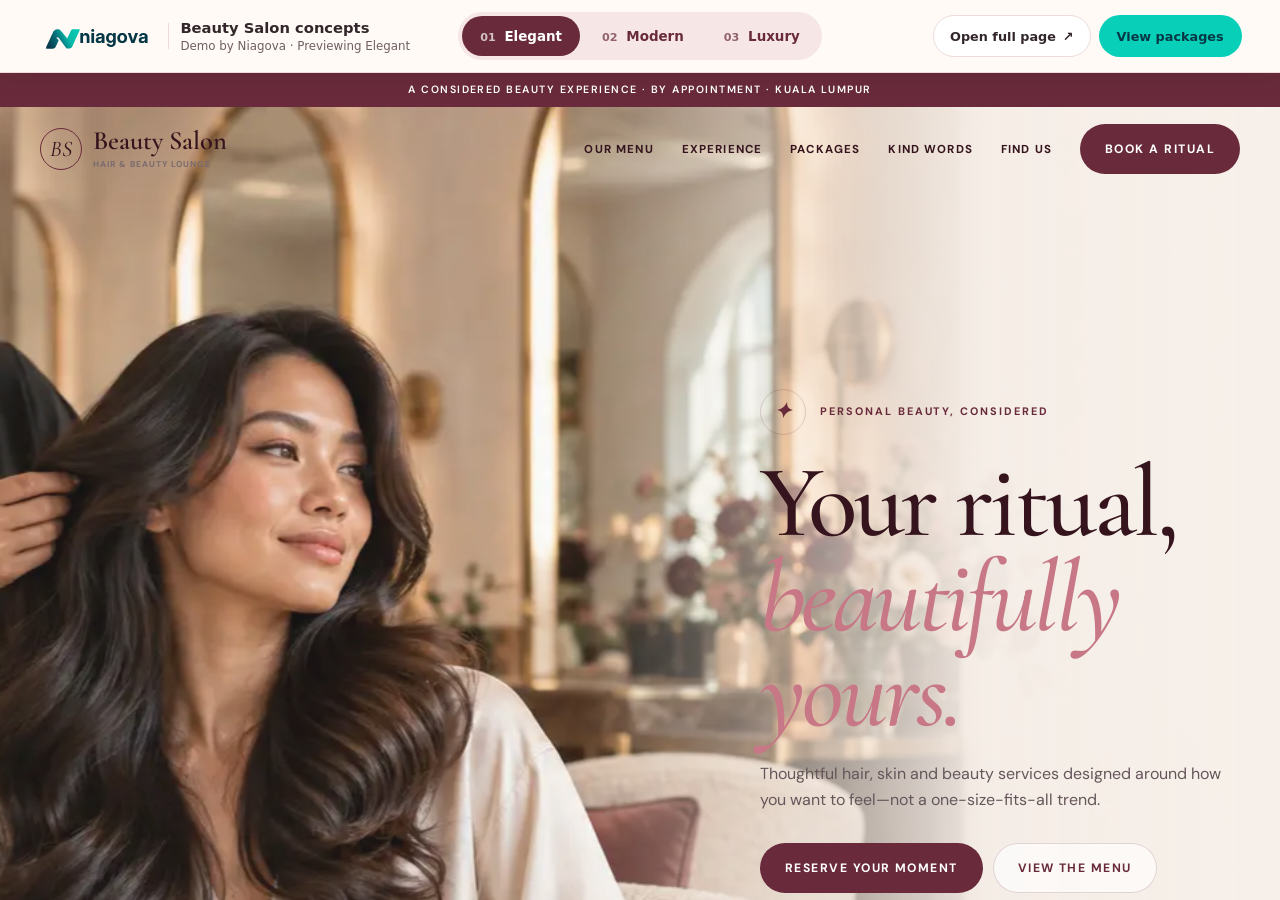
<file: index.html>
<!DOCTYPE html>
<html lang="en">
<head>
  <meta charset="UTF-8">
  <meta name="viewport" content="width=device-width, initial-scale=1.0">
  <meta name="build-version" content="__BUILD_VERSION__">
  <meta name="author" content="Niagova">
  <title>Beauty Salon Template Showcase</title>
  <meta name="description" content="Compare three Beauty Salon website concepts in one showcase: Elegant, Modern and Luxury.">
  <meta name="theme-color" content="#fffaf6">
  <meta property="og:title" content="Beauty Salon Template Showcase">
  <meta property="og:image" content="01-elegant/images/beauty-hero-facial-v3.webp">
  <link rel="canonical" href="https://demo-beausalon.niagova.com/">
  <link rel="icon" href="favicon.ico">
  <link rel="stylesheet" href="index.css?v=__BUILD_VERSION__">
</head>
<body>
  <a class="skip-link" href="#templatePreview">Skip to website preview</a>

  <header class="showcase-bar" aria-label="Template preview controls">
    <div class="showcase-identity">
      <a class="showcase-logo" href="https://niagova.com/" target="_blank" rel="noopener"><img src="assets/niagova-logo.svg" alt="Niagova" width="118" height="28"></a>
      <span class="showcase-title">
        <strong>Beauty Salon concepts</strong>
        <small><span>Demo by Niagova</span> · <span id="previewStatus" aria-live="polite">Previewing Elegant</span></small>
      </span>
    </div>

    <nav class="template-tabs" aria-label="Choose a website template">
      <button class="template-tab" type="button" data-template="elegant" aria-pressed="true"><span>01</span> Elegant</button>
      <button class="template-tab" type="button" data-template="modern" aria-pressed="false"><span>02</span> Modern</button>
      <button class="template-tab" type="button" data-template="luxury" aria-pressed="false"><span>03</span> Luxury</button>
    </nav>

    <div class="showcase-actions">
      <a class="open-template" id="openTemplate" href="01-elegant/index.html" target="_blank" rel="noopener" aria-label="Open this template as a full page in a new tab">
        <span class="open-label">Open full page</span> <span aria-hidden="true">↗</span>
      </a>
      <a class="view-packages" href="https://niagova.com/#pricing" target="_blank" rel="noopener">View packages</a>
    </div>
  </header>

  <main class="preview-shell">
    <iframe id="templatePreview" name="templatePreview" src="01-elegant/index.html" title="Elegant beauty salon website template preview"></iframe>
  </main>

  <noscript>
    <div class="no-script">
      JavaScript is needed for the template switcher. Open a template directly:
      <a href="01-elegant/index.html">Elegant</a>,
      <a href="02-modern/index.html">Modern</a> or
      <a href="03-luxury/index.html">Luxury</a>.
    </div>
  </noscript>

  <script src="index.js?v=__BUILD_VERSION__"></script>
</body>
</html>
</file>
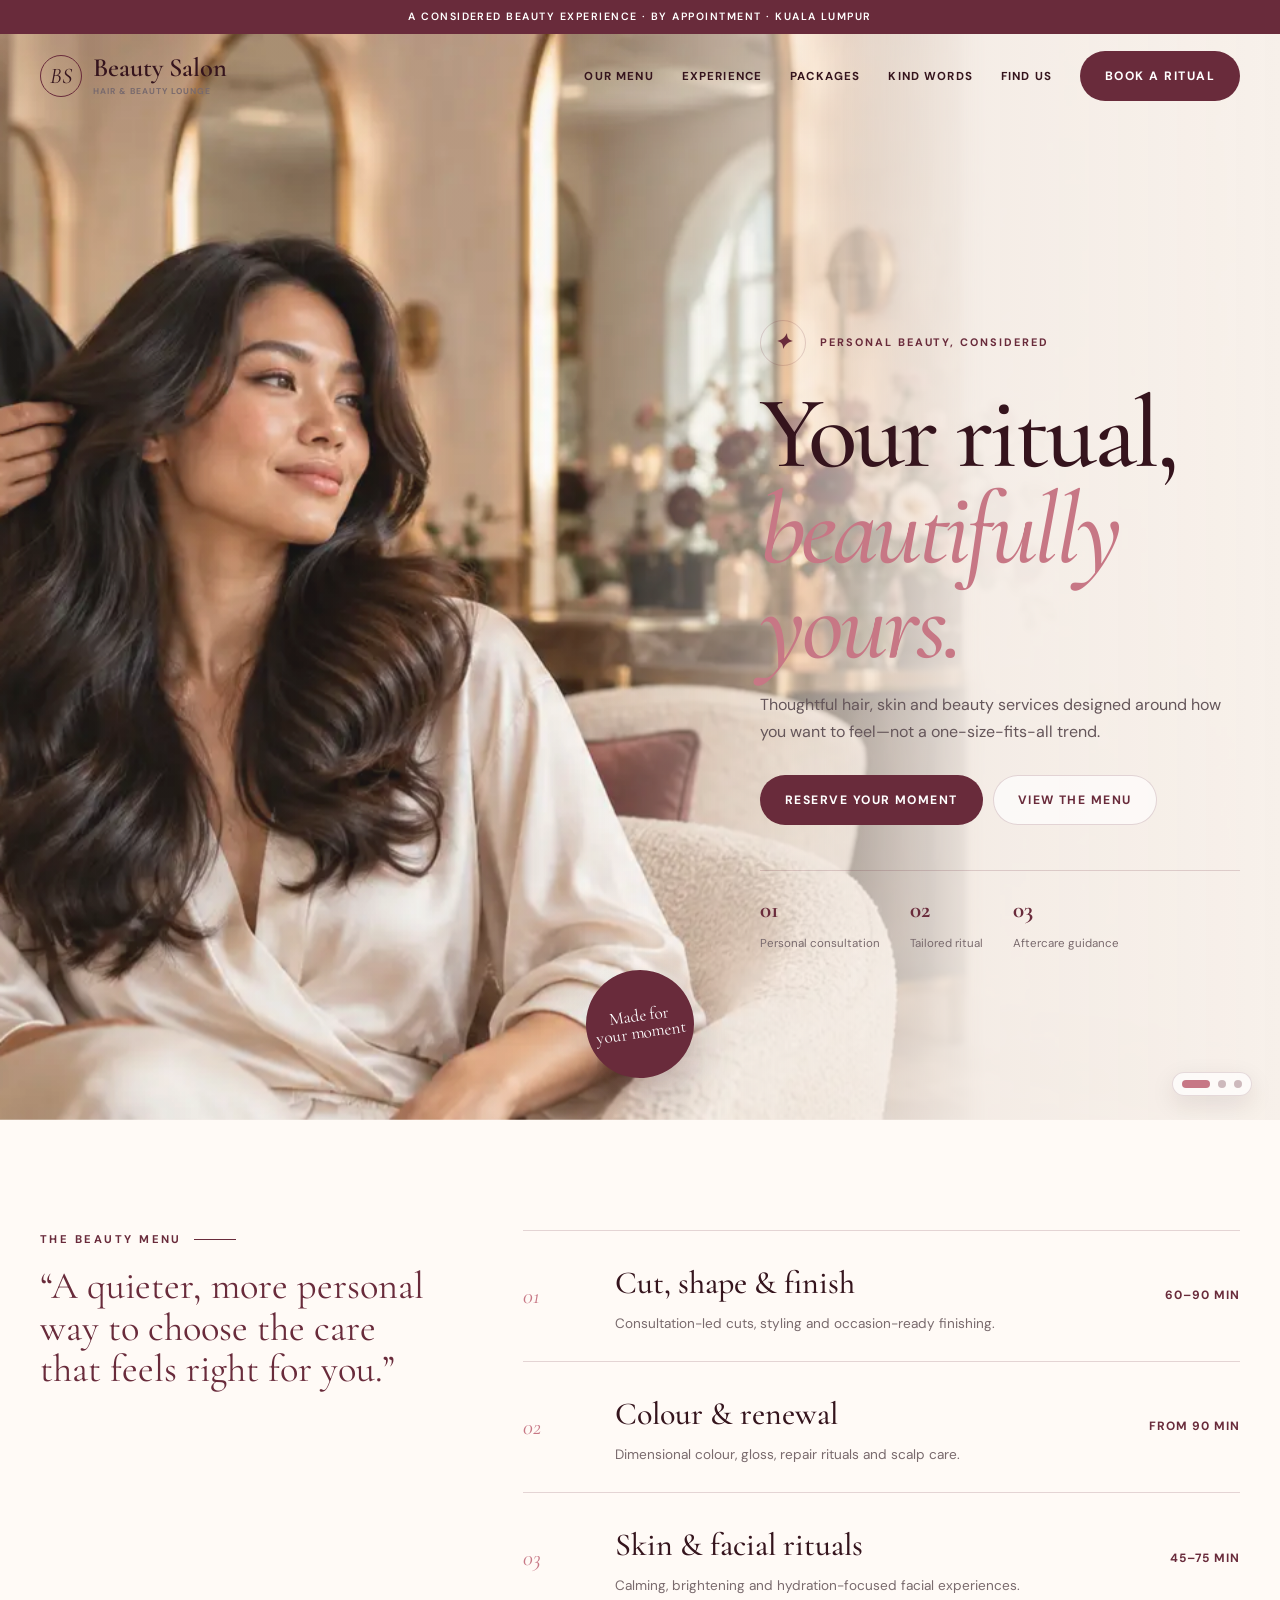
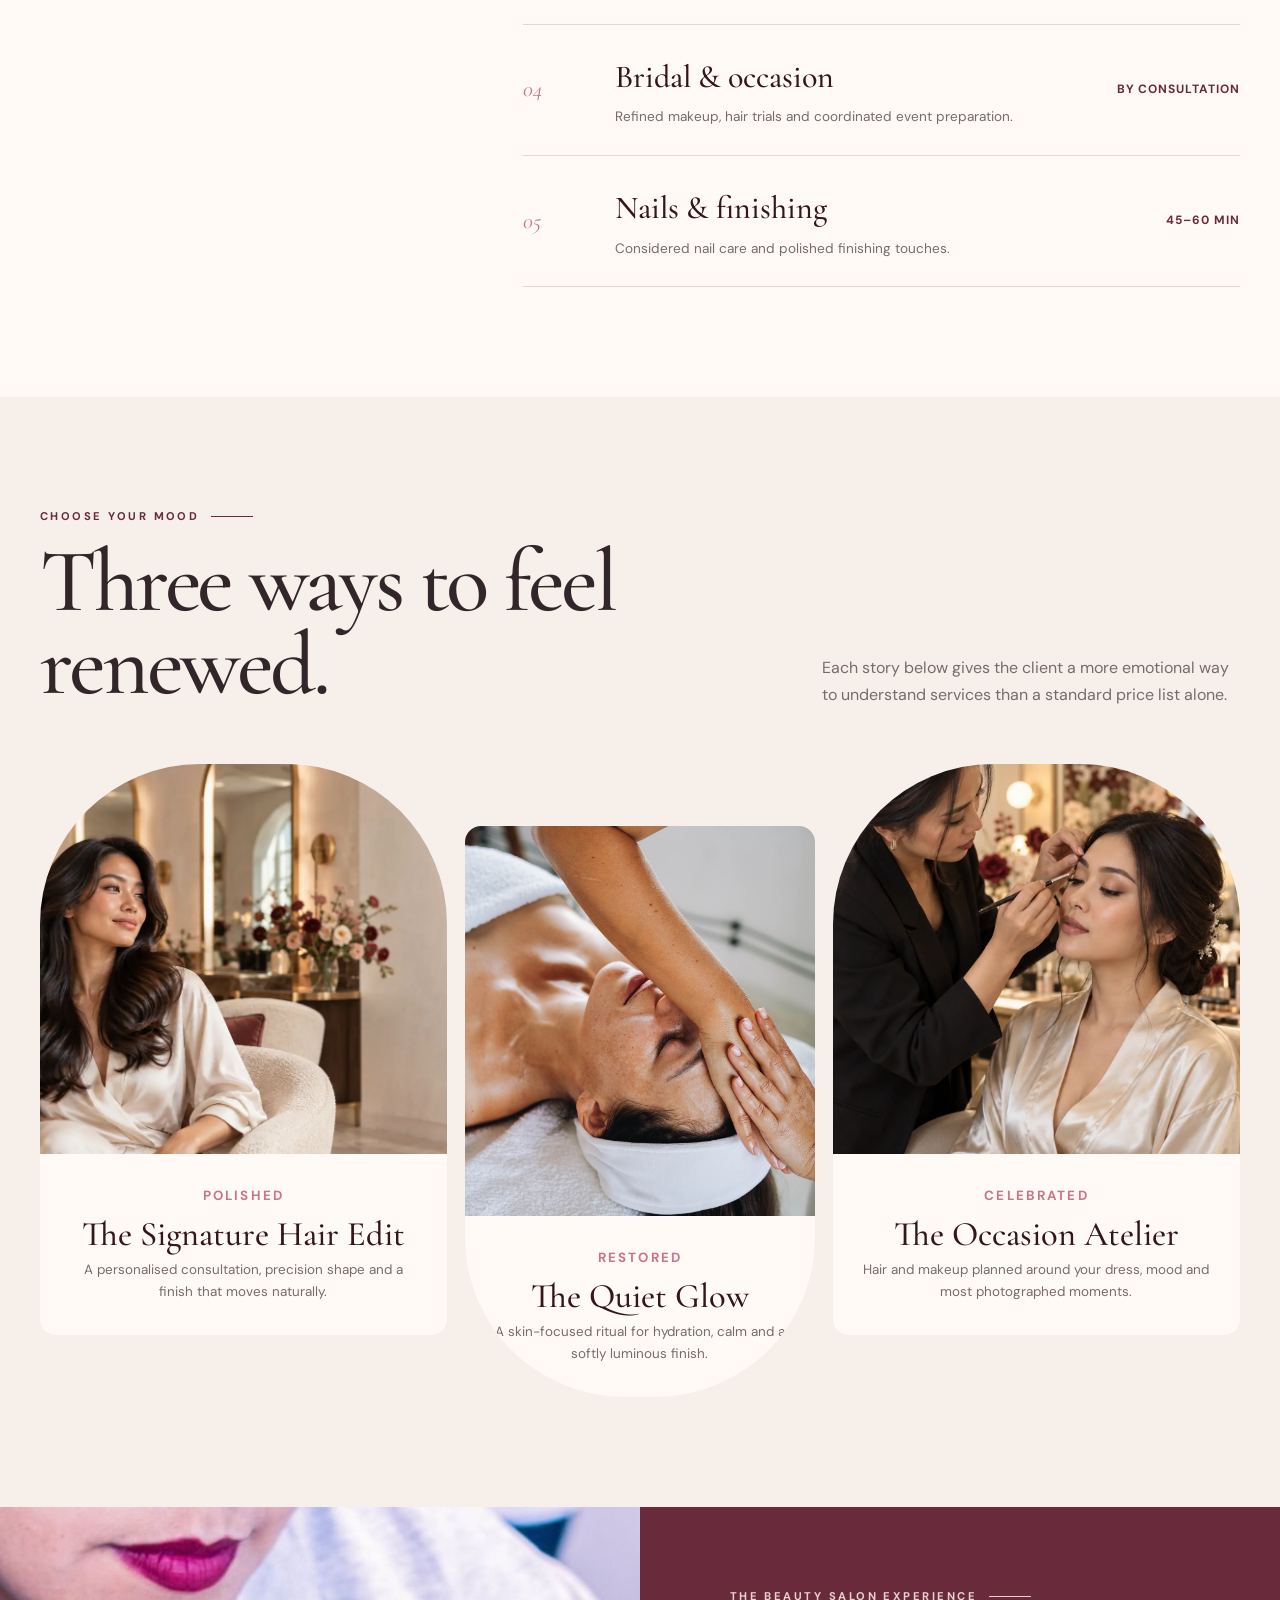
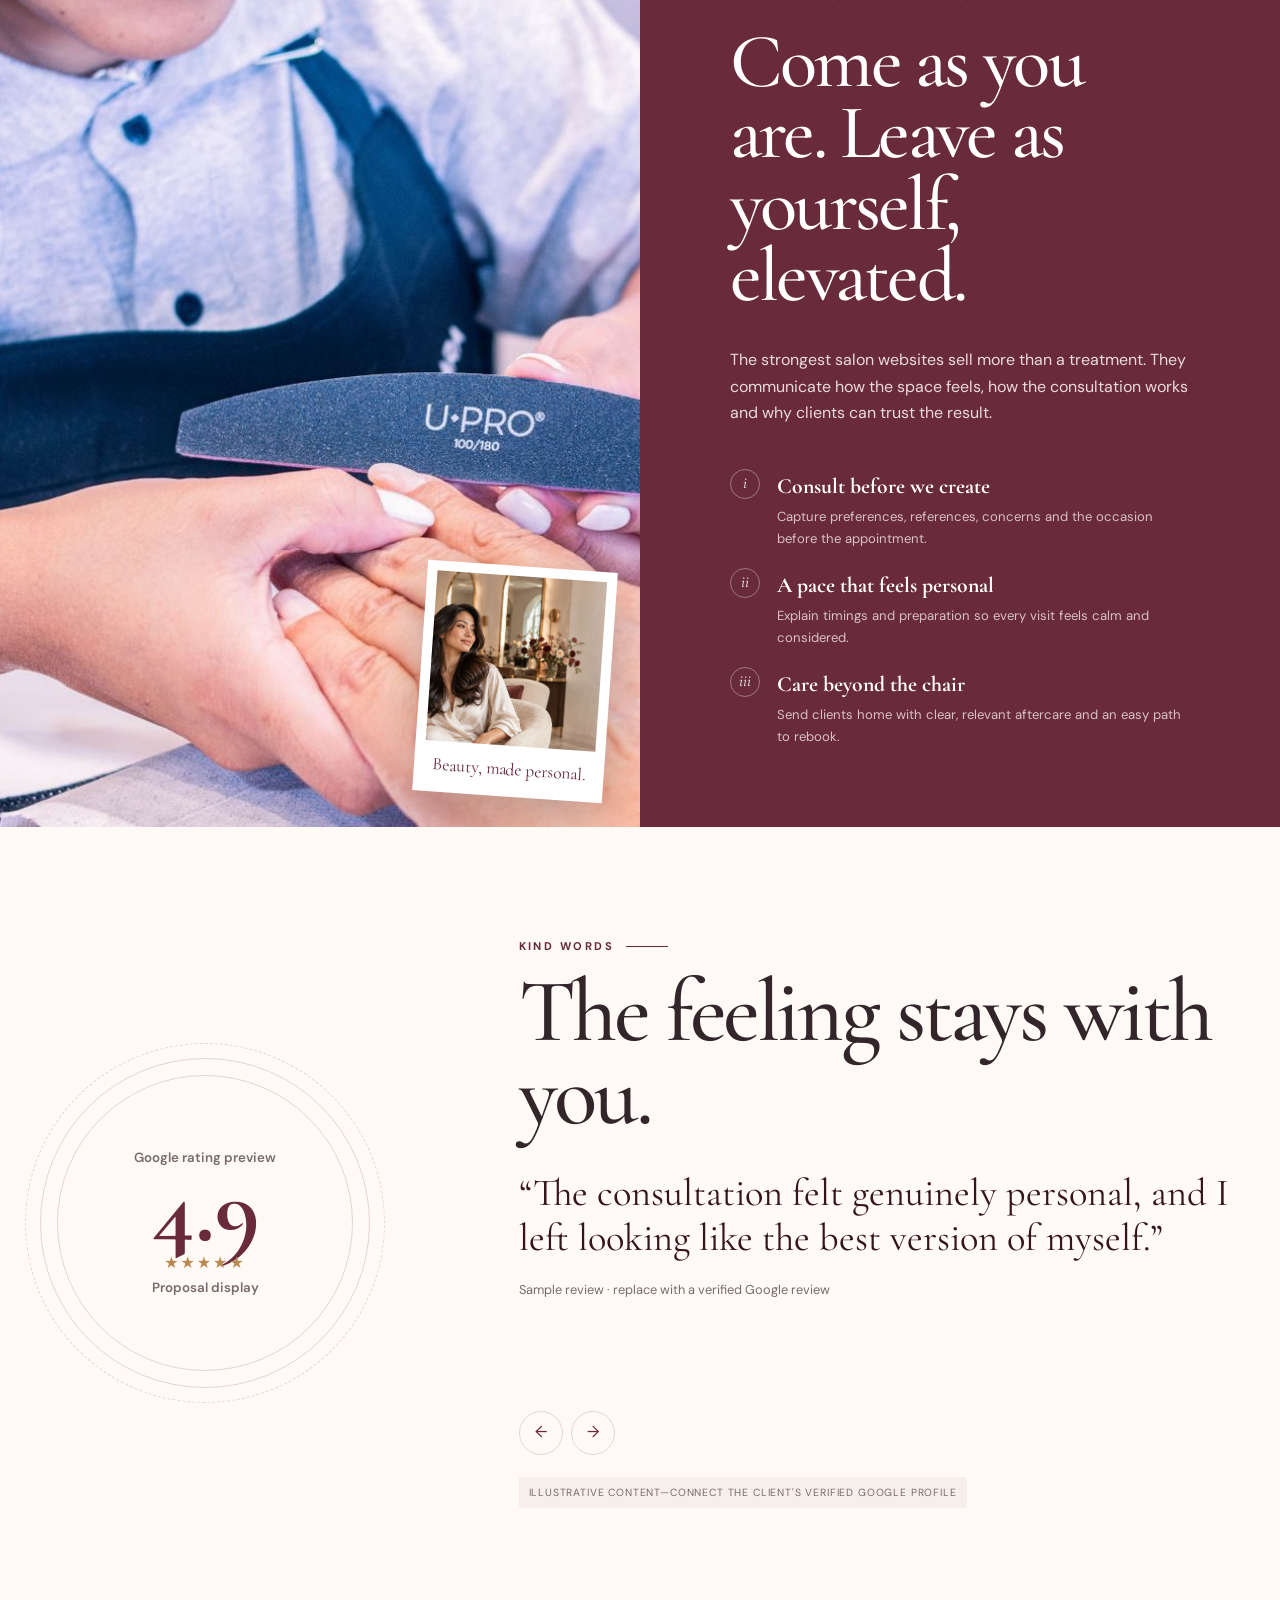
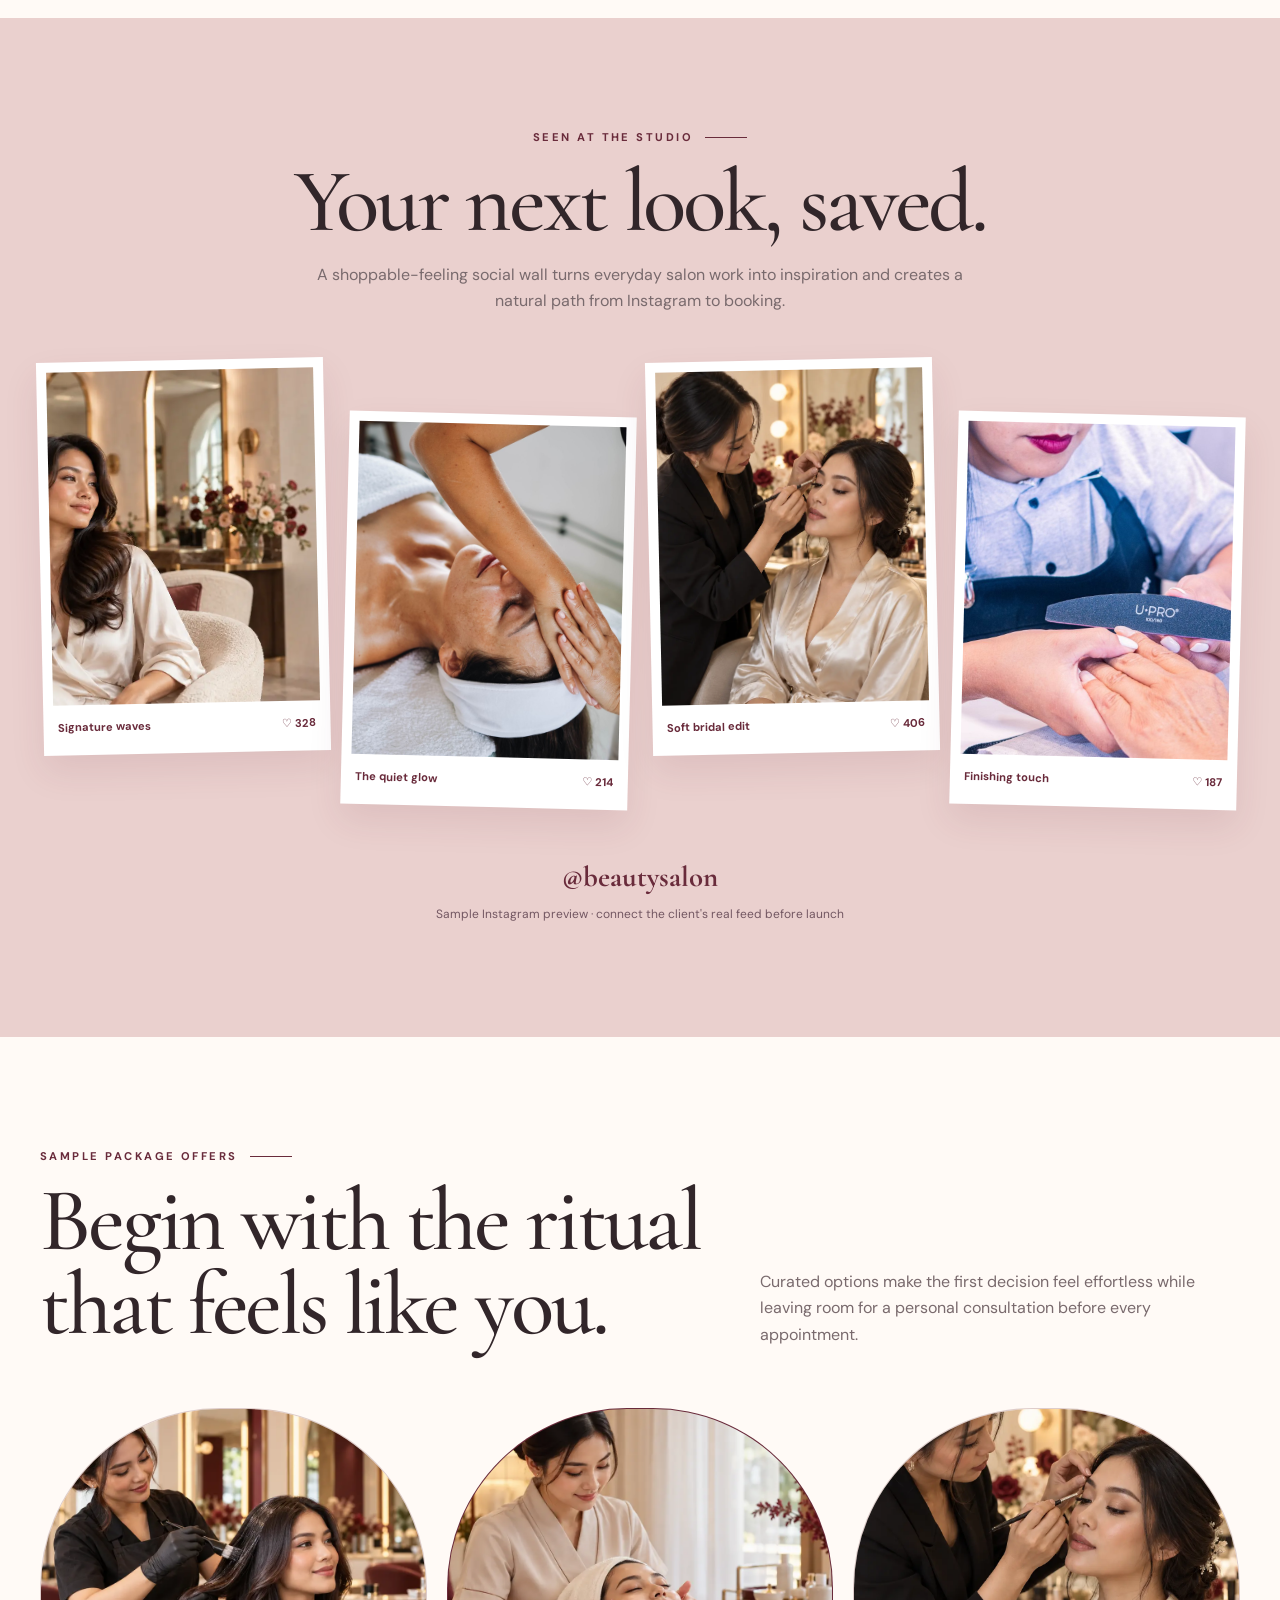
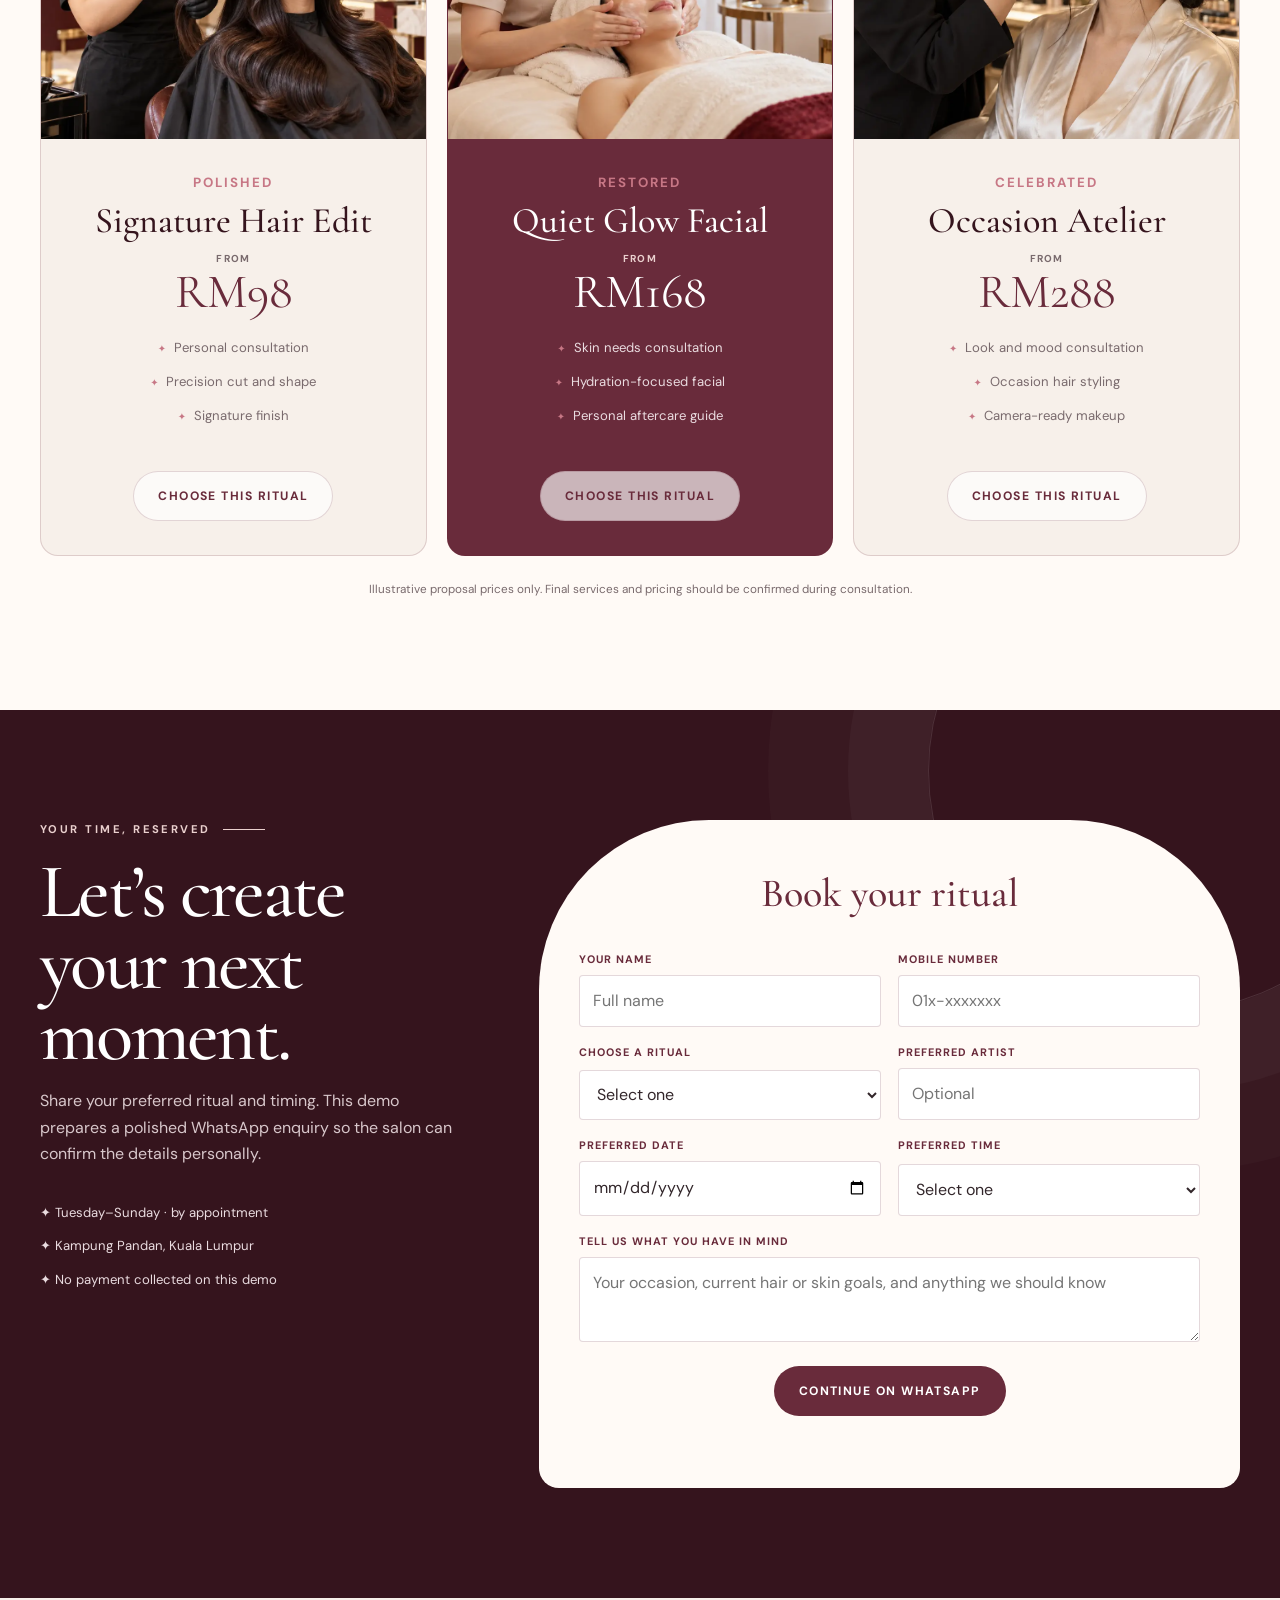
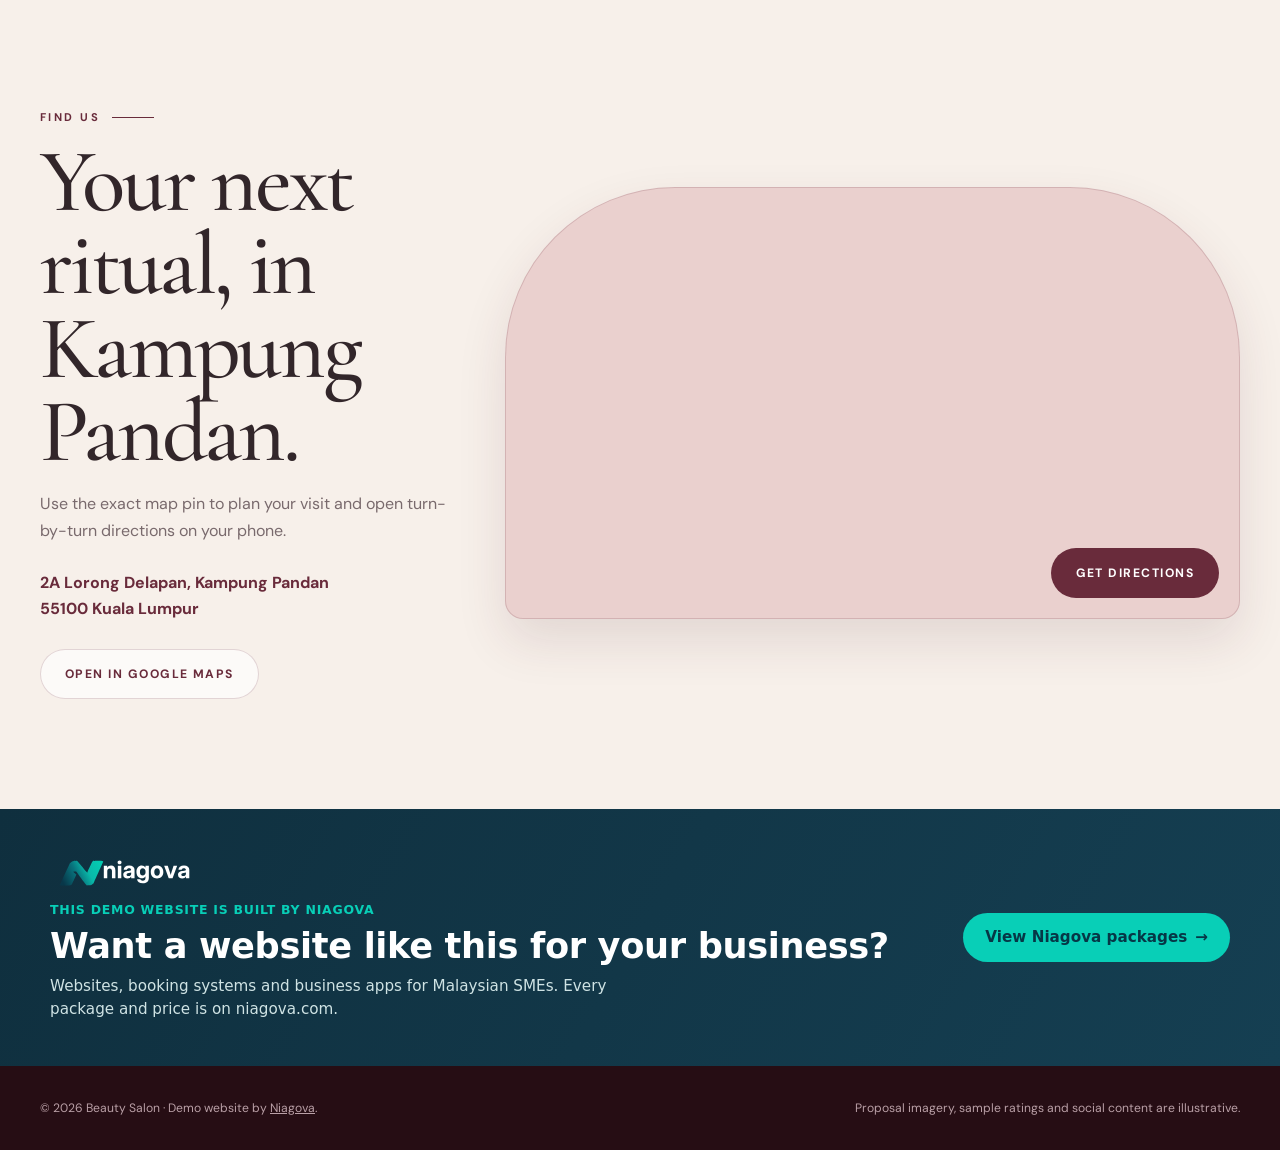
<file: 01-elegant/index.html>
<!DOCTYPE html>
<html lang="en">
<head>
  <meta charset="UTF-8">
  <meta name="viewport" content="width=device-width, initial-scale=1.0">
  <meta name="theme-color" content="#f6efe9">
  <meta name="description" content="Beauty Salon booking demo website by Niagova.">
  <meta name="author" content="Niagova">
  <title>Beauty Salon | Your Ritual, Beautifully Yours</title>
  <link rel="preconnect" href="https://fonts.googleapis.com">
  <link rel="preconnect" href="https://fonts.gstatic.com" crossorigin>
  <link href="https://fonts.googleapis.com/css2?family=Cormorant+Garamond:ital,wght@0,500;0,600;1,500&family=DM+Sans:wght@400;500;600;700&display=swap" rel="stylesheet">
  <style>
    :root {
      --wine: #692b3b;
      --wine-dark: #35141d;
      --rose: #c77785;
      --blush: #ead0ce;
      --cream: #f7f0ea;
      --paper: #fffaf6;
      --ink: #32262a;
      --muted: #796a6d;
      --gold: #b9894f;
      --line: rgba(105,43,59,.18);
      --max: 1200px;
      --serif: "Cormorant Garamond", Georgia, serif;
      --sans: "DM Sans", system-ui, sans-serif;
    }
    * { box-sizing: border-box; }
    html { scroll-behavior: smooth; }
    body { margin: 0; background: var(--paper); color: var(--ink); font-family: var(--sans); line-height: 1.65; overflow-x: hidden; }
    body.menu-open { overflow: hidden; }
    img { display: block; width: 100%; }
    a { color: inherit; text-decoration: none; }
    button, input, select, textarea { font: inherit; }
    button { cursor: pointer; }
    :focus-visible { outline: 3px solid var(--rose); outline-offset: 4px; }
    .skip-link { position: fixed; top: -70px; left: 18px; z-index: 100; background: var(--wine); color: #fff; padding: 10px 16px; }
    .skip-link:focus { top: 18px; }
    .wrap { width: min(var(--max), calc(100% - 48px)); margin: 0 auto; }
    .eyebrow { color: var(--wine); font-size: .7rem; font-weight: 700; letter-spacing: .22em; text-transform: uppercase; }
    .eyebrow::after { content: ""; display: inline-block; width: 42px; height: 1px; margin: 0 0 3px 12px; background: currentColor; }
    .serif { font-family: var(--serif); font-weight: 500; line-height: .93; letter-spacing: -.035em; }
    .section-title { margin: 14px 0 18px; max-width: 800px; font-size: clamp(3.2rem, 7vw, 6.7rem); }
    .lead { color: var(--muted); max-width: 60ch; }
    .button { display: inline-flex; min-height: 50px; padding: 0 24px; align-items: center; justify-content: center; gap: 10px; border: 1px solid transparent; border-radius: 999px; font-size: .76rem; font-weight: 700; letter-spacing: .12em; text-transform: uppercase; transition: .25s ease; }
    .button-wine { background: var(--wine); color: #fff; }
    .button-wine:hover { background: var(--wine-dark); transform: translateY(-2px); }
    .button-light { border-color: var(--line); background: rgba(255,255,255,.65); color: var(--wine); }
    .button-light:hover { background: #fff; }

    .notice { min-height: 34px; display: grid; place-items: center; padding: 7px 16px; background: var(--wine); color: #fff; font-size: .66rem; font-weight: 600; letter-spacing: .14em; text-align: center; text-transform: uppercase; }
    .site-header { position: absolute; z-index: 40; inset: 34px 0 auto; color: var(--wine-dark); }
    .nav { min-height: 84px; display: flex; align-items: center; justify-content: space-between; gap: 30px; }
    .brand { display: flex; align-items: center; gap: 11px; }
    .monogram { width: 42px; height: 42px; display: grid; place-items: center; border: 1px solid var(--wine); border-radius: 50%; font-family: var(--serif); font-size: 1.4rem; font-style: italic; }
    .brand-name { display: grid; font-family: var(--serif); font-size: 1.65rem; font-weight: 600; line-height: .9; }
    .brand-name small { margin-top: 7px; color: var(--muted); font-family: var(--sans); font-size: .53rem; font-weight: 700; letter-spacing: .12em; text-transform: uppercase; }
    .nav-links { display: flex; align-items: center; gap: 28px; }
    .nav-links a:not(.button) { font-size: .72rem; font-weight: 700; letter-spacing: .1em; text-transform: uppercase; }
    .nav-links a:not(.button):hover { color: var(--rose); }
    .menu-toggle { display: none; width: 44px; height: 44px; border: 1px solid var(--line); border-radius: 50%; background: rgba(255,255,255,.7); color: var(--wine); }

    .hero { min-height: calc(100svh - 34px); position: relative; background: var(--cream); overflow: hidden; }
    .hero-image { position: absolute; inset: 0; }
    .hero-image img { position: absolute; inset: 0; height: 100%; object-fit: cover; object-position: center; opacity: 0; transform: scale(1.035); transition: opacity 1.1s ease, transform 7s ease; will-change: opacity, transform; }
    .hero-image img.is-active { opacity: 1; transform: scale(1); }
    .hero-image::after { content: ""; position: absolute; inset: 0; background: linear-gradient(90deg, rgba(247,240,234,.08) 45%, rgba(247,240,234,.96) 77%, #f7f0ea 100%); }
    .hero-wrap { position: relative; min-height: calc(100svh - 34px); display: grid; grid-template-columns: 1.15fr .85fr; align-items: center; padding-top: 112px; }
    .hero-copy { grid-column: 2; padding: 60px 0 50px 30px; }
    .hero-kicker { display: flex; align-items: center; gap: 14px; color: var(--wine); font-size: .68rem; font-weight: 700; letter-spacing: .18em; text-transform: uppercase; }
    .hero-kicker span { width: 46px; height: 46px; display: grid; place-items: center; border: 1px solid var(--line); border-radius: 50%; font-family: var(--serif); font-size: 1.3rem; font-style: italic; }
    .hero h1 { margin: 20px 0; font-size: clamp(4.4rem, 8vw, 8rem); color: var(--wine-dark); }
    .hero h1 em { display: block; color: var(--rose); font-weight: 500; }
    .hero p { max-width: 42ch; color: #65565a; }
    .hero-actions { display: flex; flex-wrap: wrap; gap: 10px; margin-top: 30px; }
    .hero-note { display: flex; gap: 30px; margin-top: 45px; padding-top: 20px; border-top: 1px solid var(--line); }
    .hero-note strong { display: block; color: var(--wine); font-family: var(--serif); font-size: 1.45rem; }
    .hero-note span { color: var(--muted); font-size: .72rem; }
    .hero-dots { position: absolute; right: 28px; bottom: 24px; z-index: 4; display: flex; gap: 8px; padding: 7px 9px; border: 1px solid rgba(105,46,61,.16); border-radius: 999px; background: rgba(255,255,255,.68); backdrop-filter: blur(10px); box-shadow: 0 8px 24px rgba(53,20,29,.1); }
    .hero-dots button { width: 8px; height: 8px; padding: 0; border: 0; border-radius: 50%; background: rgba(105,46,61,.32); transition: width .25s ease, background .25s ease; }
    .hero-dots button.is-active { width: 28px; border-radius: 999px; background: var(--rose); }
    .seal { position: absolute; left: 50%; bottom: 42px; width: 108px; aspect-ratio: 1; display: grid; place-items: center; border-radius: 50%; background: var(--wine); color: #fff; transform: translateX(-50%) rotate(-8deg); text-align: center; font-family: var(--serif); font-size: 1.08rem; line-height: 1; box-shadow: 0 20px 40px rgba(53,20,29,.22); }

    section { padding: 110px 0; }
    .intro { background: var(--paper); }
    .intro-grid { display: grid; grid-template-columns: .72fr 1.28fr; gap: 80px; align-items: start; }
    .intro-quote { position: sticky; top: 30px; }
    .intro-quote p { margin: 18px 0 0; color: var(--wine); font-family: var(--serif); font-size: clamp(2rem, 3vw, 3.1rem); line-height: 1.08; }
    .menu-list { border-top: 1px solid var(--line); }
    .menu-row { display: grid; grid-template-columns: 70px 1fr auto; gap: 22px; align-items: center; padding: 26px 0; border-bottom: 1px solid var(--line); transition: .25s ease; }
    .menu-row:hover { padding-left: 14px; background: linear-gradient(90deg, rgba(234,208,206,.25), transparent); }
    .menu-row > span:first-child { color: var(--rose); font-family: var(--serif); font-size: 1.4rem; font-style: italic; }
    .menu-row h3 { margin: 0; color: var(--wine-dark); font-family: var(--serif); font-size: 2rem; font-weight: 500; }
    .menu-row p { margin: 3px 0 0; color: var(--muted); font-size: .85rem; }
    .menu-row strong { color: var(--wine); font-size: .75rem; letter-spacing: .08em; text-transform: uppercase; }

    .rituals { background: var(--cream); overflow: hidden; }
    .ritual-head { display: flex; justify-content: space-between; align-items: end; gap: 32px; margin-bottom: 40px; }
    .ritual-head .lead { max-width: 38ch; }
    .ritual-grid { display: grid; grid-template-columns: 1fr .86fr 1fr; gap: 18px; align-items: start; }
    .ritual-card { background: var(--paper); border-radius: 160px 160px 16px 16px; overflow: hidden; }
    .ritual-card:nth-child(2) { margin-top: 62px; border-radius: 16px 16px 160px 160px; }
    .ritual-photo { height: 390px; overflow: hidden; }
    .ritual-photo img { height: 100%; object-fit: cover; transition: transform .7s ease; }
    .ritual-card:hover img { transform: scale(1.04); }
    .ritual-copy { padding: 28px 28px 32px; text-align: center; }
    .ritual-copy small { color: var(--rose); font-weight: 700; letter-spacing: .16em; text-transform: uppercase; }
    .ritual-copy h3 { margin: 8px 0; color: var(--wine-dark); font-family: var(--serif); font-size: 2.15rem; font-weight: 500; line-height: 1; }
    .ritual-copy p { margin: 0; color: var(--muted); font-size: .84rem; }

    .signature { padding-block: 0; background: var(--cream); }
    .signature-grid { display: grid; grid-template-columns: 1fr 1fr; min-height: 680px; background: var(--wine); color: #fff; }
    .signature-collage { position: relative; overflow: hidden; }
    .signature-collage > img { height: 100%; object-fit: cover; }
    .collage-card { position: absolute; right: 30px; bottom: 30px; width: 190px; padding: 10px; background: #fff; transform: rotate(4deg); box-shadow: 0 18px 50px rgba(0,0,0,.25); }
    .collage-card img { aspect-ratio: 1; object-fit: cover; }
    .collage-card span { display: block; padding: 9px 4px 3px; color: var(--wine); font-family: var(--serif); font-size: 1.1rem; text-align: center; }
    .signature-copy { padding: 80px max(46px, 7vw); display: flex; flex-direction: column; justify-content: center; }
    .signature-copy .eyebrow { color: var(--blush); }
    .signature-copy h2 { margin: 20px 0; font-size: clamp(3.6rem, 6vw, 6rem); }
    .signature-copy > p { color: #e9dadd; }
    .signature-points { display: grid; gap: 18px; margin-top: 26px; }
    .signature-point { display: grid; grid-template-columns: 34px 1fr; gap: 13px; }
    .signature-point span { width: 30px; height: 30px; display: grid; place-items: center; border: 1px solid rgba(255,255,255,.35); border-radius: 50%; font-family: var(--serif); font-style: italic; }
    .signature-point strong { display: block; font-family: var(--serif); font-size: 1.35rem; }
    .signature-point p { margin: 2px 0 0; color: #d8c1c6; font-size: .82rem; }

    .reviews { background: var(--paper); }
    .reviews-grid { display: grid; grid-template-columns: .7fr 1.3fr; gap: 90px; align-items: center; }
    .google-score { position: relative; width: min(330px, 100%); aspect-ratio: 1; display: grid; place-content: center; text-align: center; border: 1px solid var(--line); border-radius: 50%; }
    .google-score::before, .google-score::after { content: ""; position: absolute; border: 1px solid var(--line); border-radius: 50%; }
    .google-score::before { inset: 16px; } .google-score::after { inset: -16px; border-style: dashed; }
    .google-score small { color: var(--muted); font-weight: 600; }
    .google-score strong { color: var(--wine); font-family: var(--serif); font-size: 6rem; line-height: .85; }
    .stars { color: var(--gold); letter-spacing: .12em; }
    .review-copy h2 { margin-bottom: 34px; }
    .quote-slider { position: relative; min-height: 220px; }
    .quote { display: none; }
    .quote.active { display: block; animation: fade .5s ease; }
    .quote blockquote { margin: 0; color: var(--wine-dark); font-family: var(--serif); font-size: clamp(1.8rem, 3vw, 2.8rem); line-height: 1.18; }
    .quote footer { margin-top: 18px; color: var(--muted); font-size: .8rem; }
    .quote-nav { display: flex; gap: 8px; margin-top: 20px; }
    .quote-nav button { width: 44px; height: 44px; border: 1px solid var(--line); border-radius: 50%; background: transparent; color: var(--wine); }
    .proposal-note { display: inline-flex; margin-top: 22px; padding: 7px 10px; background: var(--cream); color: var(--muted); font-size: .65rem; letter-spacing: .08em; text-transform: uppercase; }
    @keyframes fade { from { opacity: 0; transform: translateY(6px); } }

    .social { background: var(--blush); }
    .social-head { text-align: center; margin-bottom: 46px; }
    .social-head .section-title { margin-inline: auto; }
    .social-head p { margin-inline: auto; }
    .insta-wall { display: grid; grid-template-columns: repeat(4, 1fr); gap: 18px; align-items: start; }
    .insta-card { padding: 10px 10px 18px; background: #fff; box-shadow: 0 16px 35px rgba(105,43,59,.1); transition: .3s ease; }
    .insta-card:nth-child(2), .insta-card:nth-child(4) { margin-top: 54px; transform: rotate(1.4deg); }
    .insta-card:nth-child(1), .insta-card:nth-child(3) { transform: rotate(-1.2deg); }
    .insta-card:hover { transform: translateY(-8px) rotate(0); }
    .insta-card img { aspect-ratio: 4 / 5; object-fit: cover; }
    .insta-caption { display: flex; justify-content: space-between; gap: 10px; padding: 13px 4px 0; color: var(--wine); font-size: .7rem; font-weight: 700; }
    .social-follow { margin-top: 46px; text-align: center; color: var(--wine); }
    .social-follow strong { display: block; font-family: var(--serif); font-size: 1.8rem; }
    .social-follow span { color: #735762; font-size: .75rem; }

    .packages { background: var(--paper); }
    .packages-head { display: grid; grid-template-columns: 1fr .72fr; gap: 54px; align-items: end; margin-bottom: 44px; }
    .package-grid { display: grid; grid-template-columns: repeat(3, 1fr); gap: 20px; }
    .package-card { overflow: hidden; border: 1px solid var(--line); border-radius: 180px 180px 18px 18px; background: var(--cream); transition: transform .3s ease, box-shadow .3s ease; }
    .package-card:hover { transform: translateY(-8px); box-shadow: 0 24px 55px rgba(105,43,59,.12); }
    .package-card.featured { background: var(--wine); color: #fff; }
    .package-photo { height: 330px; overflow: hidden; }
    .package-photo img { height: 100%; object-fit: cover; transition: transform .7s ease; }
    .package-card:hover .package-photo img { transform: scale(1.04); }
    .package-copy { padding: 30px 30px 34px; text-align: center; }
    .package-copy small { color: var(--rose); font-weight: 700; letter-spacing: .15em; text-transform: uppercase; }
    .package-copy h3 { margin: 8px 0 2px; color: var(--wine-dark); font-family: var(--serif); font-size: 2.25rem; font-weight: 500; line-height: 1; }
    .package-card.featured h3 { color: #fff; }
    .package-price { margin: 15px 0; color: var(--wine); font-family: var(--serif); font-size: 3rem; line-height: 1; }
    .package-price span { display: block; margin-bottom: 4px; color: var(--muted); font-family: var(--sans); font-size: .63rem; font-weight: 700; letter-spacing: .12em; text-transform: uppercase; }
    .package-card.featured .package-price { color: #fff; }
    .package-card.featured .package-price span { color: var(--blush); }
    .package-list { min-height: 116px; margin: 0 0 24px; padding: 0; list-style: none; color: var(--muted); font-size: .82rem; }
    .package-card.featured .package-list { color: #eadce0; }
    .package-list li { padding: 6px 0; }
    .package-list li::before { content: "✦"; margin-right: 8px; color: var(--rose); font-size: .62rem; }
    .price-note { margin: 24px 0 0; color: var(--muted); font-size: .73rem; text-align: center; }

    .booking { background: var(--wine-dark); color: #fff; position: relative; overflow: hidden; }
    .booking::before { content: ""; position: absolute; width: 480px; aspect-ratio: 1; right: -130px; top: -180px; border: 1px solid rgba(255,255,255,.12); border-radius: 50%; box-shadow: 0 0 0 80px rgba(255,255,255,.03), 0 0 0 160px rgba(255,255,255,.02); }
    .booking-grid { position: relative; display: grid; grid-template-columns: .76fr 1.24fr; gap: 70px; align-items: start; }
    .booking-intro .eyebrow { color: var(--blush); }
    .booking-intro h2 { margin: 18px 0; font-size: clamp(3.8rem, 6vw, 6.3rem); }
    .booking-intro p { color: #d8c7cb; }
    .booking-details { display: grid; gap: 12px; margin-top: 34px; color: #eadce0; font-size: .82rem; }
    .booking-details span { display: flex; gap: 10px; align-items: center; }
    .booking-form { padding: 40px; background: var(--paper); color: var(--ink); border-radius: 170px 170px 20px 20px; }
    .booking-form h3 { margin: 0 0 25px; color: var(--wine); font-family: var(--serif); font-size: 2.5rem; font-weight: 500; text-align: center; }
    .form-grid { display: grid; grid-template-columns: 1fr 1fr; gap: 17px; }
    .field { display: grid; gap: 6px; }
    .field.full { grid-column: 1 / -1; }
    label { color: var(--wine); font-size: .68rem; font-weight: 700; letter-spacing: .09em; text-transform: uppercase; }
    input, select, textarea { width: 100%; padding: 12px 13px; border: 1px solid var(--line); border-radius: 4px; background: #fff; color: var(--ink); }
    textarea { min-height: 85px; resize: vertical; }
    .form-actions { display: flex; flex-direction: column; align-items: center; gap: 12px; margin-top: 24px; }
    .form-status { min-height: 20px; color: #55783e; font-size: .76rem; text-align: center; }

    .location { background: var(--cream); }
    .location-grid { display: grid; grid-template-columns: .72fr 1.28fr; gap: 52px; align-items: center; }
    .location-copy h2 { margin: 14px 0 18px; }
    .location-address { display: block; margin: 26px 0; color: var(--wine); font-style: normal; font-weight: 700; }
    .location-map { position: relative; min-height: 430px; overflow: hidden; border: 1px solid var(--line); border-radius: 170px 170px 18px 18px; background: var(--blush); box-shadow: 0 22px 50px rgba(83,32,48,.12); }
    .location-map iframe { display: block; width: 100%; min-height: 430px; border: 0; }
    .location-map .button { position: absolute; right: 20px; bottom: 20px; }


    .footer { padding: 32px 0; background: #260d14; color: #b99fa6; font-size: .76rem; }
    .footer-row { display: flex; align-items: center; justify-content: space-between; gap: 24px; }
    .reveal { opacity: 0; transform: translateY(24px); transition: .7s ease; }
    .reveal.show { opacity: 1; transform: none; }
    .packages:target .reveal, .location:target .reveal { opacity: 1; transform: none; }

    @media (max-width: 980px) {
      .wrap { width: min(100% - 32px, var(--max)); }
      .menu-toggle { display: grid; place-items: center; }
      .nav-links { position: fixed; inset: 118px 16px auto; display: grid; gap: 0; padding: 14px; background: var(--paper); border: 1px solid var(--line); box-shadow: 0 22px 50px rgba(53,20,29,.15); opacity: 0; pointer-events: none; transform: translateY(-16px); transition: .25s ease; }
      .nav-links.open { opacity: 1; pointer-events: auto; transform: none; }
      .nav-links a { padding: 14px; }
      .hero-image::after { background: linear-gradient(0deg, #f7f0ea 5%, rgba(247,240,234,.92) 42%, rgba(247,240,234,.05) 75%); }
      .hero-wrap { align-items: end; grid-template-columns: 1fr; padding-top: 280px; }
      .hero-copy { grid-column: auto; max-width: 620px; padding: 60px 0; }
      .seal { display: none; }
      .intro-grid, .reviews-grid, .booking-grid, .packages-head, .location-grid { grid-template-columns: 1fr; }
      .intro-quote { position: relative; top: auto; }
      .ritual-grid { grid-template-columns: 1fr 1fr; }
      .ritual-card:nth-child(2) { margin-top: 0; }
      .ritual-card:last-child { grid-column: 1 / -1; width: 50%; justify-self: center; }
      .signature-grid { grid-template-columns: 1fr; }
      .signature-collage { min-height: 540px; }
      .google-score { margin-inline: auto; }
      .insta-wall { grid-template-columns: 1fr 1fr; }
      .package-grid { grid-template-columns: 1fr 1fr; }
      .package-card:last-child { grid-column: 1 / -1; width: calc(50% - 10px); justify-self: center; }
    }
    @media (max-width: 640px) {
      section { padding: 78px 0; }
      .notice { font-size: .58rem; }
      .site-header { inset-block-start: 34px; }
      .nav { min-height: 72px; }
      .nav-links { top: 106px; }
      .brand-name { font-size: 1.35rem; }
      .hero { min-height: 800px; }
      .hero-image img { object-position: 37% center; }
      .hero-wrap { min-height: 800px; padding-top: 300px; }
      .hero-copy { padding-bottom: 44px; }
      .hero h1 { font-size: clamp(4rem, 20vw, 6rem); }
      .hero-note { gap: 18px; }
      .hero-dots { left: 16px; right: auto; bottom: 16px; }
      .menu-row { grid-template-columns: 46px 1fr; }
      .menu-row strong { grid-column: 2; }
      .ritual-head { display: grid; }
      .ritual-grid { grid-template-columns: 1fr; }
      .ritual-card, .ritual-card:nth-child(2) { border-radius: 130px 130px 16px 16px; }
      .ritual-card:last-child { grid-column: auto; width: 100%; }
      .ritual-photo { height: 360px; }
      .signature-collage { min-height: 440px; }
      .collage-card { width: 145px; right: 18px; bottom: 18px; }
      .signature-copy { padding: 58px 26px; }
      .insta-wall { gap: 10px; }
      .package-grid { grid-template-columns: 1fr; }
      .package-card:last-child { grid-column: auto; width: 100%; }
      .package-card { border-radius: 140px 140px 16px 16px; }
      .insta-card { padding: 7px 7px 12px; }
      .insta-card:nth-child(2), .insta-card:nth-child(4) { margin-top: 32px; }
      .booking-grid { gap: 44px; }
      .booking-form { padding: 34px 22px; border-radius: 90px 90px 16px 16px; }
      .location-map { border-radius: 90px 90px 16px 16px; }
      .location-map, .location-map iframe { min-height: 320px; }
      .location-map .button { right: 12px; bottom: 12px; }
      .form-grid { grid-template-columns: 1fr; }
      .field.full { grid-column: auto; }
      .footer-row { display: grid; }
    }
    @media (prefers-reduced-motion: reduce) {
      *, *::before, *::after { scroll-behavior: auto !important; animation-duration: .01ms !important; transition-duration: .01ms !important; }
      .reveal { opacity: 1; transform: none; }
    }
  /* Niagova promotion band: the same on every demo template, in Niagova's own colours. */
.niagova-band { padding: 44px 16px; background: linear-gradient(120deg, #0f2f3e, #153f52); color: #fff; font-family: Inter, system-ui, -apple-system, "Segoe UI", sans-serif; }
.niagova-band-inner { display: grid; grid-template-columns: minmax(0, 1fr) auto; gap: 32px; align-items: center; max-width: 1180px; margin-inline: auto; }
.niagova-band img { display: block; width: 150px; height: auto; margin-bottom: 14px; }
.niagova-band-kicker { margin: 0 0 6px; color: #08cfb7; font-size: .78rem; font-weight: 700; letter-spacing: .06em; text-transform: uppercase; }
.niagova-band h2 { max-width: none; margin: 0 0 8px; color: #fff; font-family: inherit; font-size: clamp(1.5rem, 3.4vw, 2.2rem); font-weight: 800; letter-spacing: -.01em; line-height: 1.15; }
.niagova-band-copy { max-width: 60ch; margin: 0; color: #cfe3e4; font-size: .95rem; line-height: 1.55; }
.niagova-band-cta { display: inline-flex; align-items: center; justify-content: center; gap: 8px; min-height: 48px; padding: 12px 22px; border-radius: 999px; background: #08cfb7; color: #063746; font-size: .95rem; font-weight: 800; text-decoration: none; white-space: nowrap; transition: background .16s ease; }
.niagova-band-cta:hover { background: #2fe0ca; }
.niagova-band-cta:focus-visible { outline: 3px solid #fff; outline-offset: 3px; }
@media (max-width: 719px) {
  .niagova-band-inner { grid-template-columns: 1fr; gap: 22px; }
  .niagova-band-cta { width: 100%; }
}
.niagova-band-copy { font-weight: 400; }
footer a { color: inherit; text-decoration: underline; }
</style>
</head>
<body>
  <a class="skip-link" href="#main">Skip to content</a>
  <div class="notice">A considered beauty experience · by appointment · Kuala Lumpur</div>
  <header class="site-header">
    <div class="wrap nav">
      <a class="brand" href="#top" aria-label="Beauty Salon home"><span class="monogram">BS</span><span class="brand-name">Beauty Salon<small>Hair &amp; Beauty Lounge</small></span></a>
      <button class="menu-toggle" id="menuToggle" type="button" aria-expanded="false" aria-controls="navLinks" aria-label="Open navigation">☰</button>
      <nav class="nav-links" id="navLinks" aria-label="Primary navigation">
        <a href="#menu">Our menu</a>
        <a href="#experience">Experience</a>
        <a href="#packages">Packages</a>
        <a href="#reviews">Kind words</a>
        <a href="#location">Find us</a>
        <a class="button button-wine" href="#booking">Book a ritual</a>
      </nav>
    </div>
  </header>

  <main id="main">
    <section class="hero" id="top">
      <div class="hero-image" id="heroMedia">
        <img class="is-active" src="images/beauty-hero-v2.webp" alt="A stylist finishing a client's hair in an elegant beauty lounge">
        <img src="images/beauty-hero-hair-v3.webp" alt="A stylist shaping glossy waves for a relaxed client">
        <img src="images/beauty-hero-facial-v3.webp" alt="A client enjoying a gentle facial massage in a serene beauty lounge">
      </div>
      <div class="wrap hero-wrap">
        <div class="hero-copy">
          <div class="hero-kicker"><span>✦</span> Personal beauty, considered</div>
          <h1 class="serif">Your ritual,<em>beautifully yours.</em></h1>
          <p>Thoughtful hair, skin and beauty services designed around how you want to feel—not a one-size-fits-all trend.</p>
          <div class="hero-actions"><a class="button button-wine" href="#booking">Reserve your moment</a><a class="button button-light" href="#menu">View the menu</a></div>
          <div class="hero-note"><div><strong>01</strong><span>Personal consultation</span></div><div><strong>02</strong><span>Tailored ritual</span></div><div><strong>03</strong><span>Aftercare guidance</span></div></div>
        </div>
      </div>
      <div class="hero-dots" id="heroDots" role="group" aria-label="Choose a Beauty Salon scene"></div>
      <div class="seal" aria-hidden="true">Made for<br>your moment</div>
    </section>

    <section class="intro" id="menu">
      <div class="wrap intro-grid">
        <aside class="intro-quote reveal"><div class="eyebrow">The beauty menu</div><p>“A quieter, more personal way to choose the care that feels right for you.”</p></aside>
        <div class="menu-list reveal">
          <article class="menu-row"><span>01</span><div><h3>Cut, shape & finish</h3><p>Consultation-led cuts, styling and occasion-ready finishing.</p></div><strong>60–90 min</strong></article>
          <article class="menu-row"><span>02</span><div><h3>Colour & renewal</h3><p>Dimensional colour, gloss, repair rituals and scalp care.</p></div><strong>From 90 min</strong></article>
          <article class="menu-row"><span>03</span><div><h3>Skin & facial rituals</h3><p>Calming, brightening and hydration-focused facial experiences.</p></div><strong>45–75 min</strong></article>
          <article class="menu-row"><span>04</span><div><h3>Bridal & occasion</h3><p>Refined makeup, hair trials and coordinated event preparation.</p></div><strong>By consultation</strong></article>
          <article class="menu-row"><span>05</span><div><h3>Nails & finishing</h3><p>Considered nail care and polished finishing touches.</p></div><strong>45–60 min</strong></article>
        </div>
      </div>
    </section>

    <section class="rituals" id="experience">
      <div class="wrap">
        <div class="ritual-head reveal"><div><div class="eyebrow">Choose your mood</div><h2 class="serif section-title">Three ways to feel renewed.</h2></div><p class="lead">Each story below gives the client a more emotional way to understand services than a standard price list alone.</p></div>
        <div class="ritual-grid reveal">
          <article class="ritual-card"><div class="ritual-photo"><img src="images/beauty-hero-v2.webp" alt="Professional salon hair styling" loading="lazy"></div><div class="ritual-copy"><small>Polished</small><h3>The Signature Hair Edit</h3><p>A personalised consultation, precision shape and a finish that moves naturally.</p></div></article>
          <article class="ritual-card"><div class="ritual-photo"><img src="images/facial-ritual.jpg" alt="Calm facial treatment experience" loading="lazy"></div><div class="ritual-copy"><small>Restored</small><h3>The Quiet Glow</h3><p>A skin-focused ritual for hydration, calm and a softly luminous finish.</p></div></article>
          <article class="ritual-card"><div class="ritual-photo"><img src="images/beauty-bridal-v2.webp" alt="Bride receiving professional occasion makeup" loading="lazy"></div><div class="ritual-copy"><small>Celebrated</small><h3>The Occasion Atelier</h3><p>Hair and makeup planned around your dress, mood and most photographed moments.</p></div></article>
        </div>
      </div>
    </section>

    <section class="signature">
      <div class="signature-grid">
        <div class="signature-collage reveal"><img src="images/nail-care.jpg" alt="Detailed beauty and nail care" loading="lazy"><div class="collage-card"><img src="images/beauty-hero-v2.webp" alt="Salon hair styling"><span>Beauty, made personal.</span></div></div>
        <div class="signature-copy reveal">
          <div class="eyebrow">The Beauty Salon experience</div>
          <h2 class="serif">Come as you are. Leave as yourself, elevated.</h2>
          <p>The strongest salon websites sell more than a treatment. They communicate how the space feels, how the consultation works and why clients can trust the result.</p>
          <div class="signature-points">
            <div class="signature-point"><span>i</span><div><strong>Consult before we create</strong><p>Capture preferences, references, concerns and the occasion before the appointment.</p></div></div>
            <div class="signature-point"><span>ii</span><div><strong>A pace that feels personal</strong><p>Explain timings and preparation so every visit feels calm and considered.</p></div></div>
            <div class="signature-point"><span>iii</span><div><strong>Care beyond the chair</strong><p>Send clients home with clear, relevant aftercare and an easy path to rebook.</p></div></div>
          </div>
        </div>
      </div>
    </section>

    <section class="reviews" id="reviews">
      <div class="wrap reviews-grid">
        <div class="google-score reveal" aria-label="Illustrative Google rating of 4.9 out of 5"><small>Google rating preview</small><strong>4.9</strong><span class="stars">★★★★★</span><small>Proposal display</small></div>
        <div class="review-copy reveal">
          <div class="eyebrow">Kind words</div>
          <h2 class="serif section-title">The feeling stays with you.</h2>
          <div class="quote-slider" id="quoteSlider">
            <article class="quote active"><blockquote>“The consultation felt genuinely personal, and I left looking like the best version of myself.”</blockquote><footer>Sample review · replace with a verified Google review</footer></article>
            <article class="quote"><blockquote>“Every detail—from the welcome to the aftercare—felt calm, warm and beautifully considered.”</blockquote><footer>Sample review · replace with a verified Google review</footer></article>
            <article class="quote"><blockquote>“I knew what to expect before arriving, and booking the next visit took less than a minute.”</blockquote><footer>Sample review · replace with a verified Google review</footer></article>
          </div>
          <div class="quote-nav"><button type="button" id="previousQuote" aria-label="Previous review">←</button><button type="button" id="nextQuote" aria-label="Next review">→</button></div>
          <span class="proposal-note">Illustrative content—connect the client's verified Google profile</span>
        </div>
      </div>
    </section>

    <section class="social" id="instagram">
      <div class="wrap">
        <div class="social-head reveal"><div class="eyebrow">Seen at the studio</div><h2 class="serif section-title">Your next look, saved.</h2><p class="lead">A shoppable-feeling social wall turns everyday salon work into inspiration and creates a natural path from Instagram to booking.</p></div>
        <div class="insta-wall reveal">
          <a class="insta-card" href="#booking" aria-label="Hair transformation sample post"><img src="images/beauty-hero-v2.webp" alt="Salon hair styling inspiration"><span class="insta-caption"><span>Signature waves</span><span>♡ 328</span></span></a>
          <a class="insta-card" href="#booking" aria-label="Skin ritual sample post"><img src="images/facial-ritual.jpg" alt="Relaxing facial ritual"><span class="insta-caption"><span>The quiet glow</span><span>♡ 214</span></span></a>
          <a class="insta-card" href="#booking" aria-label="Bridal makeup sample post"><img src="images/beauty-bridal-v2.webp" alt="Bridal makeup inspiration"><span class="insta-caption"><span>Soft bridal edit</span><span>♡ 406</span></span></a>
          <a class="insta-card" href="#booking" aria-label="Nail care sample post"><img src="images/nail-care.jpg" alt="Nail care inspiration"><span class="insta-caption"><span>Finishing touch</span><span>♡ 187</span></span></a>
        </div>
        <div class="social-follow reveal"><strong>@beautysalon</strong><span>Sample Instagram preview · connect the client's real feed before launch</span></div>
      </div>
    </section>

    <section class="packages" id="packages">
      <div class="wrap">
        <div class="packages-head">
          <div><div class="eyebrow">Sample package offers</div><h2 class="serif section-title">Begin with the ritual that feels like you.</h2></div>
          <p class="lead">Curated options make the first decision feel effortless while leaving room for a personal consultation before every appointment.</p>
        </div>
        <div class="package-grid">
          <article class="package-card">
            <div class="package-photo"><img src="images/beauty-hair-package-v2.webp" alt="Personalised glossy hair colour treatment in a luxury salon" loading="lazy"></div>
            <div class="package-copy"><small>Polished</small><h3>Signature Hair Edit</h3><div class="package-price"><span>From</span>RM98</div><ul class="package-list"><li>Personal consultation</li><li>Precision cut and shape</li><li>Signature finish</li></ul><a class="button button-light" href="#booking" data-select-service="Cut, shape & finish">Choose this ritual</a></div>
          </article>
          <article class="package-card featured">
            <div class="package-photo"><img src="images/beauty-facial-package-v2.webp" alt="Relaxing personalised facial skincare ritual" loading="lazy"></div>
            <div class="package-copy"><small>Restored</small><h3>Quiet Glow Facial</h3><div class="package-price"><span>From</span>RM168</div><ul class="package-list"><li>Skin needs consultation</li><li>Hydration-focused facial</li><li>Personal aftercare guide</li></ul><a class="button button-light" href="#booking" data-select-service="Skin & facial ritual">Choose this ritual</a></div>
          </article>
          <article class="package-card">
            <div class="package-photo"><img src="images/beauty-bridal-v2.webp" alt="Refined occasion makeup preparation" loading="lazy"></div>
            <div class="package-copy"><small>Celebrated</small><h3>Occasion Atelier</h3><div class="package-price"><span>From</span>RM288</div><ul class="package-list"><li>Look and mood consultation</li><li>Occasion hair styling</li><li>Camera-ready makeup</li></ul><a class="button button-light" href="#booking" data-select-service="Bridal & occasion">Choose this ritual</a></div>
          </article>
        </div>
        <p class="price-note">Illustrative proposal prices only. Final services and pricing should be confirmed during consultation.</p>
      </div>
    </section>

    <section class="booking" id="booking">
      <div class="wrap booking-grid">
        <div class="booking-intro reveal"><div class="eyebrow">Your time, reserved</div><h2 class="serif">Let’s create your next moment.</h2><p>Share your preferred ritual and timing. This demo prepares a polished WhatsApp enquiry so the salon can confirm the details personally.</p><div class="booking-details"><span>✦ Tuesday–Sunday · by appointment</span><span>✦ Kampung Pandan, Kuala Lumpur</span><span>✦ No payment collected on this demo</span></div></div>
        <form class="booking-form reveal" id="bookingForm">
          <h3>Book your ritual</h3>
          <div class="form-grid">
            <div class="field"><label for="name">Your name</label><input id="name" name="name" required autocomplete="name" placeholder="Full name"></div>
            <div class="field"><label for="phone">Mobile number</label><input id="phone" name="phone" required autocomplete="tel" placeholder="01x-xxxxxxx"></div>
            <div class="field"><label for="service">Choose a ritual</label><select id="service" name="service" required><option value="">Select one</option><option>Cut, shape & finish</option><option>Colour & renewal</option><option>Skin & facial ritual</option><option>Bridal & occasion</option><option>Nails & finishing</option></select></div>
            <div class="field"><label for="stylist">Preferred artist</label><input id="stylist" name="stylist" placeholder="Optional"></div>
            <div class="field"><label for="date">Preferred date</label><input id="date" name="date" type="date" required></div>
            <div class="field"><label for="time">Preferred time</label><select id="time" name="time" required><option value="">Select one</option><option>10:00 AM</option><option>12:00 PM</option><option>2:00 PM</option><option>4:00 PM</option><option>6:00 PM</option></select></div>
            <div class="field full"><label for="notes">Tell us what you have in mind</label><textarea id="notes" name="notes" placeholder="Your occasion, current hair or skin goals, and anything we should know"></textarea></div>
          </div>
          <div class="form-actions"><button class="button button-wine" type="submit">Continue on WhatsApp</button><span class="form-status" id="formStatus" role="status"></span></div>
        </form>
      </div>
    </section>

    <section class="location" id="location" aria-labelledby="beauty-location-title">
      <div class="wrap location-grid">
        <div class="location-copy reveal"><div class="eyebrow">Find us</div><h2 class="serif section-title" id="beauty-location-title">Your next ritual, in Kampung Pandan.</h2><p class="lead">Use the exact map pin to plan your visit and open turn-by-turn directions on your phone.</p><address class="location-address">2A Lorong Delapan, Kampung Pandan<br>55100 Kuala Lumpur</address><a class="button button-light" href="https://www.google.com/maps/search/?api=1&amp;query=3.144827966176431%2C101.74171596840188" target="_blank" rel="noopener">Open in Google Maps</a></div>
        <div class="location-map reveal"><iframe title="Map to Beauty Salon in Kampung Pandan, Kuala Lumpur" src="https://www.google.com/maps?q=3.144827966176431,101.74171596840188&amp;z=16&amp;output=embed" loading="lazy" referrerpolicy="no-referrer-when-downgrade" allowfullscreen></iframe><a class="button button-wine" href="https://www.google.com/maps/dir/?api=1&amp;destination=3.144827966176431%2C101.74171596840188" target="_blank" rel="noopener">Get directions</a></div>
      </div>
    </section>

    </main>

<section class="niagova-band" aria-labelledby="niagova-title">
  <div class="niagova-band-inner">
    <div>
      <img src="images/niagova-logo-on-dark.svg" alt="Niagova" width="150" height="36" loading="lazy">
      <p class="niagova-band-kicker">This demo website is built by Niagova</p>
      <h2 id="niagova-title">Want a website like this for your business?</h2>
      <p class="niagova-band-copy">Websites, booking systems and business apps for Malaysian SMEs. Every package and price is on niagova.com.</p>
    </div>
    <a class="niagova-band-cta" href="https://niagova.com/#pricing" target="_blank" rel="noopener">View Niagova packages <span aria-hidden="true">→</span></a>
  </div>
</section>

  <footer class="footer"><div class="wrap footer-row"><span>© <span id="year"></span> Beauty Salon · Demo website by <a href="https://niagova.com/" target="_blank" rel="noopener">Niagova</a>.</span><span>Proposal imagery, sample ratings and social content are illustrative.</span></div></footer>

  <script>
    const menuToggle = document.querySelector('#menuToggle');
    const navLinks = document.querySelector('#navLinks');
    const bookingForm = document.querySelector('#bookingForm');
    const formStatus = document.querySelector('#formStatus');
    const dateInput = document.querySelector('#date');
    const quotes = [...document.querySelectorAll('.quote')];
    let quoteIndex = 0;

    const heroSlides = [...document.querySelectorAll('#heroMedia img')];
    const heroDots = document.querySelector('#heroDots');
    const reduceMotion = window.matchMedia('(prefers-reduced-motion: reduce)').matches;
    let heroIndex = 0;
    let heroTimer;
    const showHero = (index) => {
      heroIndex = (index + heroSlides.length) % heroSlides.length;
      heroSlides.forEach((slide, i) => slide.classList.toggle('is-active', i === heroIndex));
      heroDots.querySelectorAll('button').forEach((dot, i) => {
        dot.classList.toggle('is-active', i === heroIndex);
        dot.setAttribute('aria-pressed', String(i === heroIndex));
      });
    };
    const startHero = () => {
      clearInterval(heroTimer);
      if (!reduceMotion && !document.hidden && heroSlides.length > 1) heroTimer = setInterval(() => showHero(heroIndex + 1), 6500);
    };
    heroSlides.forEach((slide, i) => {
      const dot = document.createElement('button');
      dot.type = 'button';
      dot.setAttribute('aria-label', `Show hero image ${i + 1} of ${heroSlides.length}`);
      dot.addEventListener('click', () => { showHero(i); startHero(); });
      heroDots.append(dot);
    });
    showHero(0);
    startHero();
    document.addEventListener('visibilitychange', startHero);

    const closeMenu = () => {
      navLinks.classList.remove('open');
      document.body.classList.remove('menu-open');
      menuToggle.setAttribute('aria-expanded', 'false');
    };
    menuToggle.addEventListener('click', () => {
      const open = navLinks.classList.toggle('open');
      document.body.classList.toggle('menu-open', open);
      menuToggle.setAttribute('aria-expanded', String(open));
    });
    navLinks.addEventListener('click', (event) => { if (event.target.closest('a')) closeMenu(); });

    const showQuote = (offset) => {
      quotes[quoteIndex].classList.remove('active');
      quoteIndex = (quoteIndex + offset + quotes.length) % quotes.length;
      quotes[quoteIndex].classList.add('active');
    };
    document.querySelector('#previousQuote').addEventListener('click', () => showQuote(-1));
    document.querySelector('#nextQuote').addEventListener('click', () => showQuote(1));

    const today = new Date();
    dateInput.min = today.toISOString().split('T')[0];
    document.querySelector('#year').textContent = String(today.getFullYear());

    document.querySelectorAll('[data-select-service]').forEach((link) => {
      link.addEventListener('click', () => {
        document.querySelector('#service').value = link.dataset.selectService;
      });
    });

    bookingForm.addEventListener('submit', (event) => {
      event.preventDefault();
      const data = Object.fromEntries(new FormData(bookingForm).entries());
      const message = [
        'Beauty Salon appointment enquiry',
        `Name: ${data.name}`,
        `Mobile: ${data.phone}`,
        `Ritual: ${data.service}`,
        `Preferred artist: ${data.stylist || 'No preference'}`,
        `Preferred slot: ${data.date} at ${data.time}`,
        `Notes: ${data.notes || '-'}`
      ].join('\n');
      localStorage.setItem('beausalon_elegant_enquiry', JSON.stringify({ ...data, createdAt: new Date().toISOString() }));
      formStatus.textContent = 'Saved in this browser. Opening WhatsApp concierge…';
      window.open(`https://wa.me/601158121239?text=${encodeURIComponent(message)}`, '_blank', 'noopener');
    });

    const revealItems = document.querySelectorAll('.reveal');
    if ('IntersectionObserver' in window && !window.matchMedia('(prefers-reduced-motion: reduce)').matches) {
      const observer = new IntersectionObserver((entries) => entries.forEach((entry) => {
        if (entry.isIntersecting) { entry.target.classList.add('show'); observer.unobserve(entry.target); }
      }), { threshold: .1 });
      revealItems.forEach((item) => observer.observe(item));
    } else {
      revealItems.forEach((item) => item.classList.add('show'));
    }
  </script>
</body>
</html>
</file>
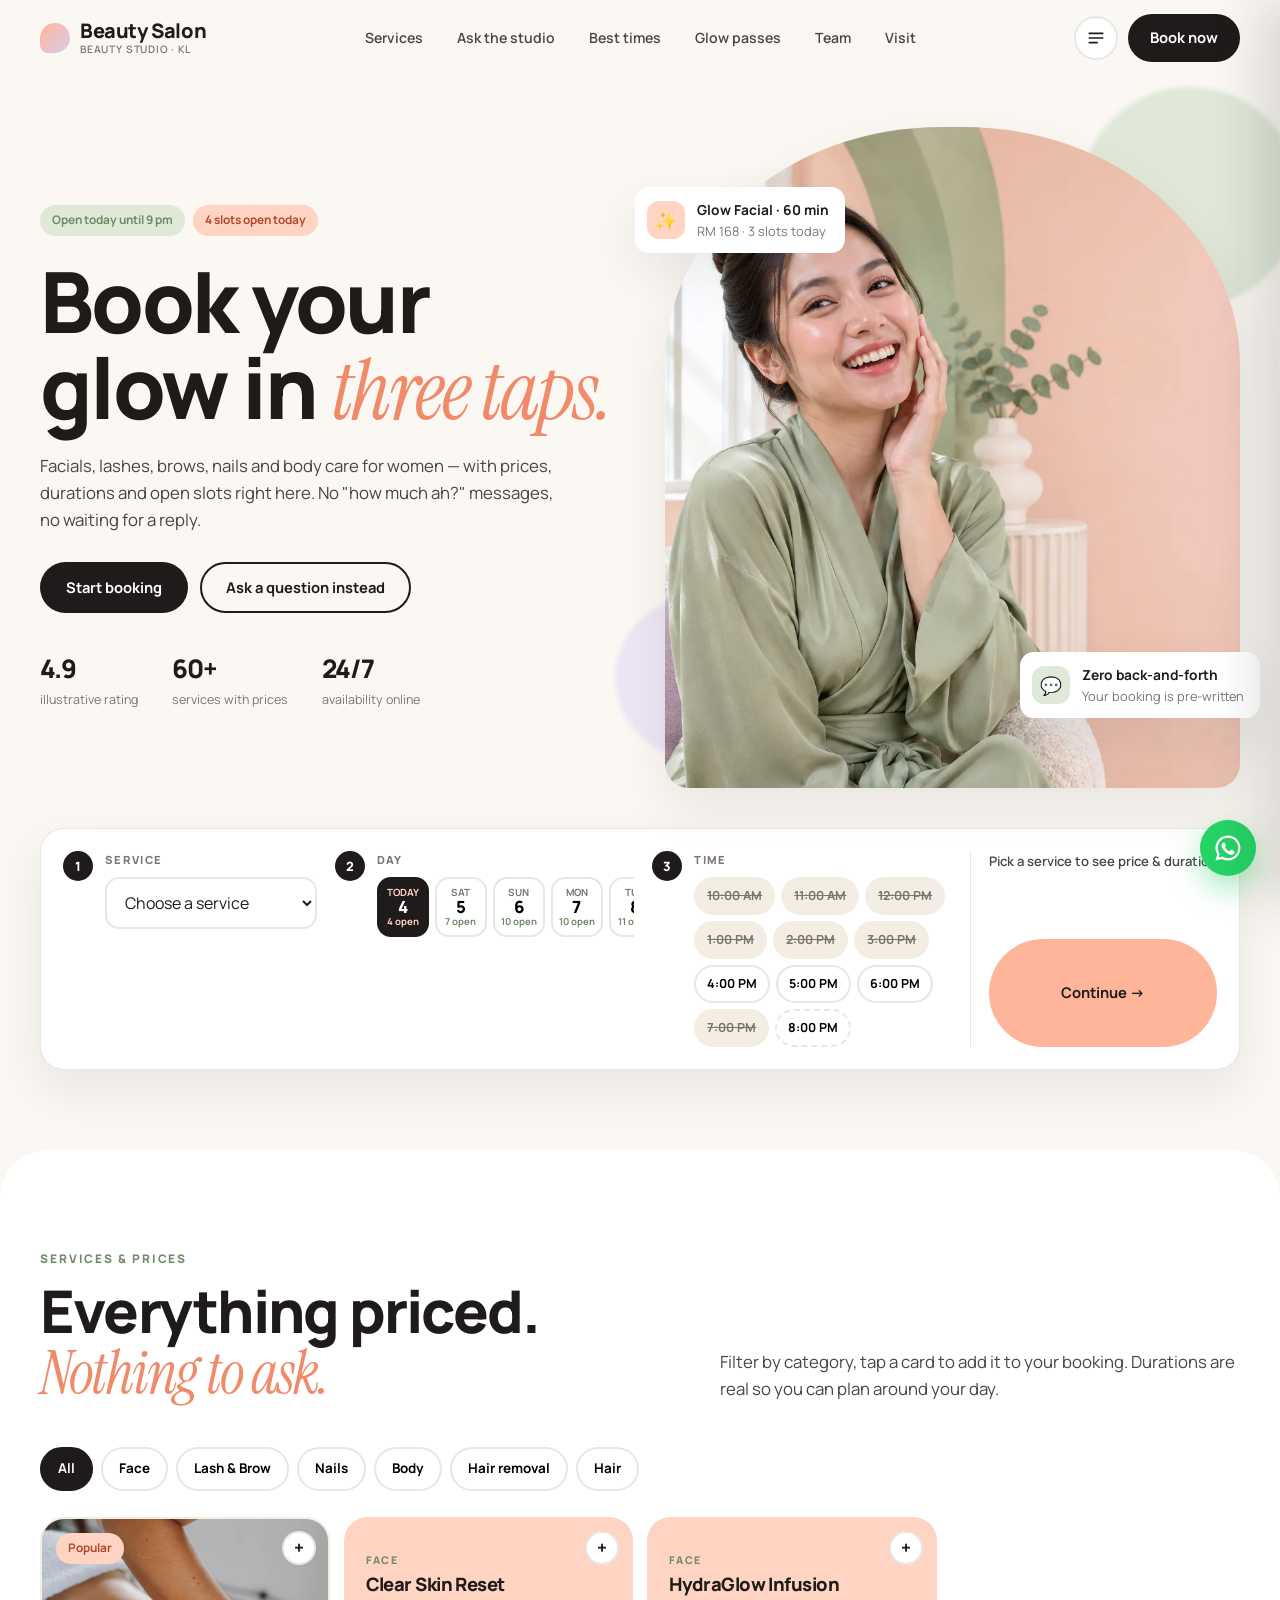
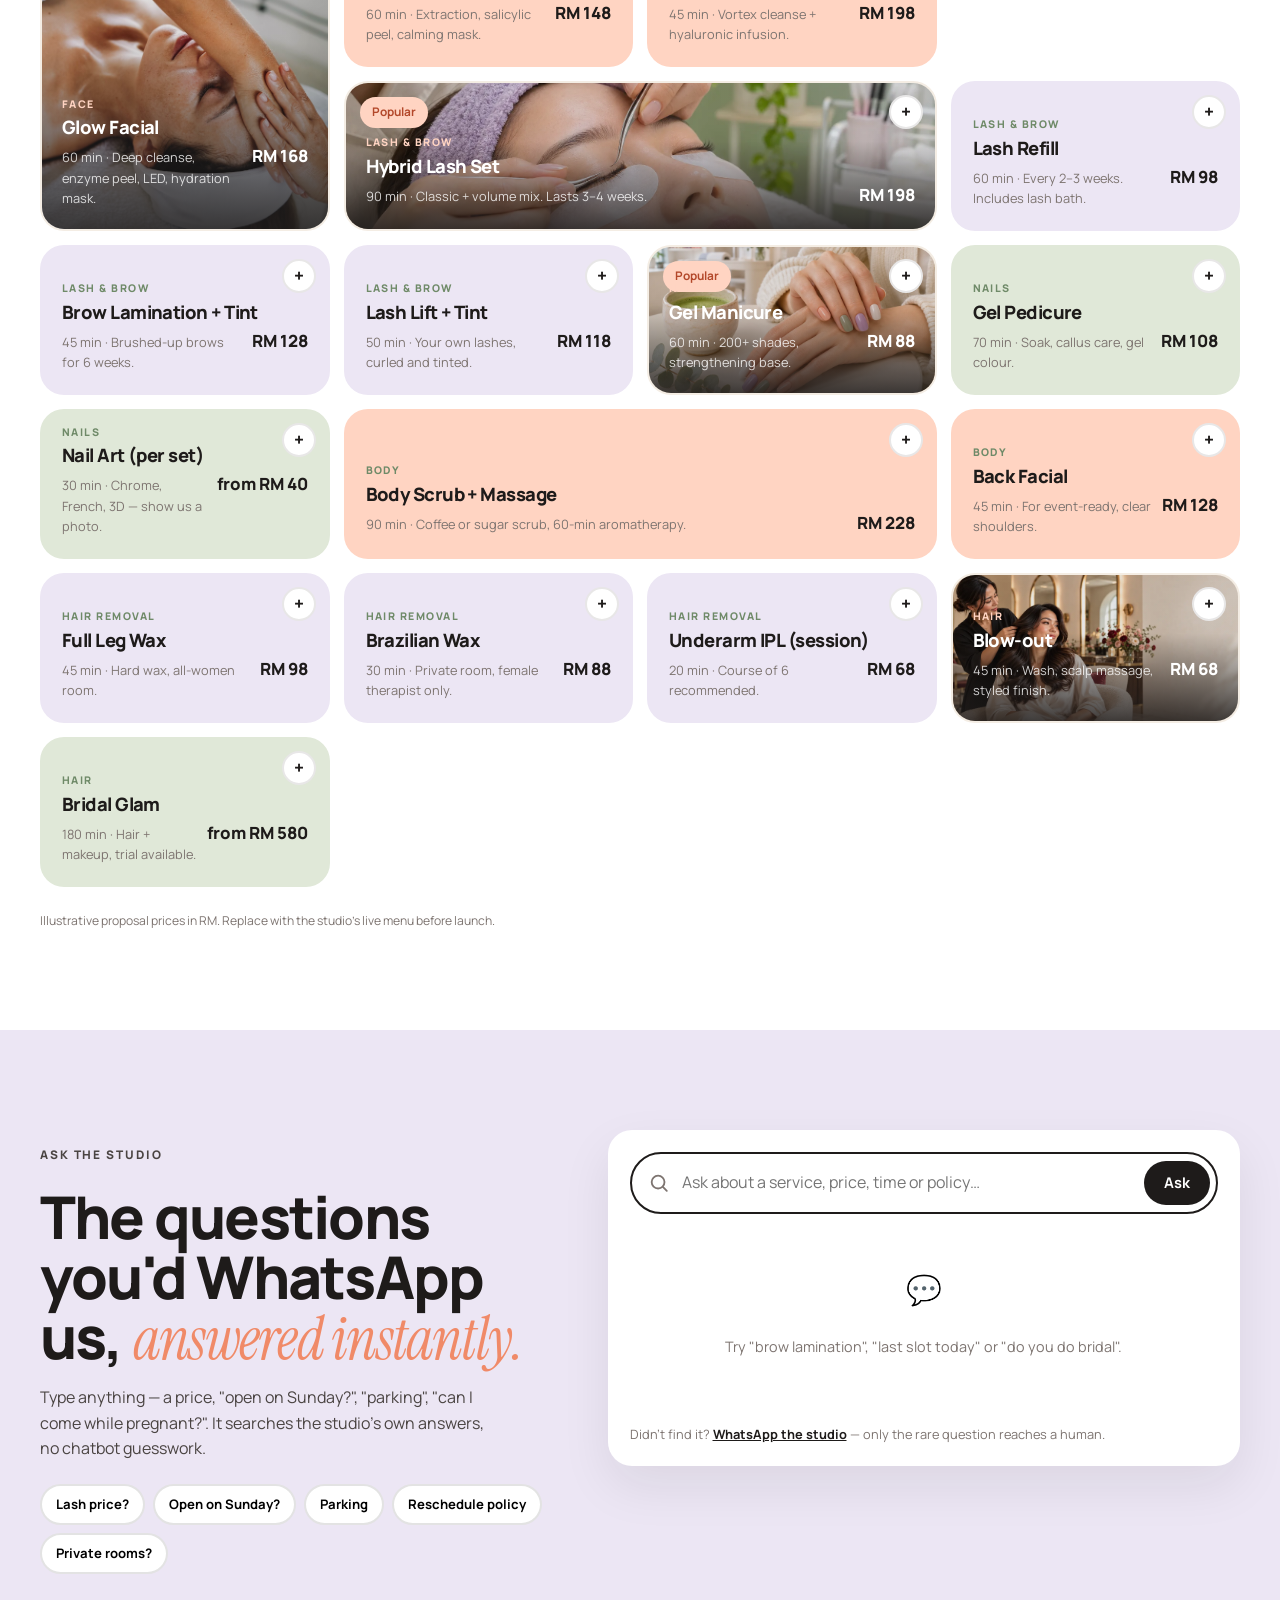
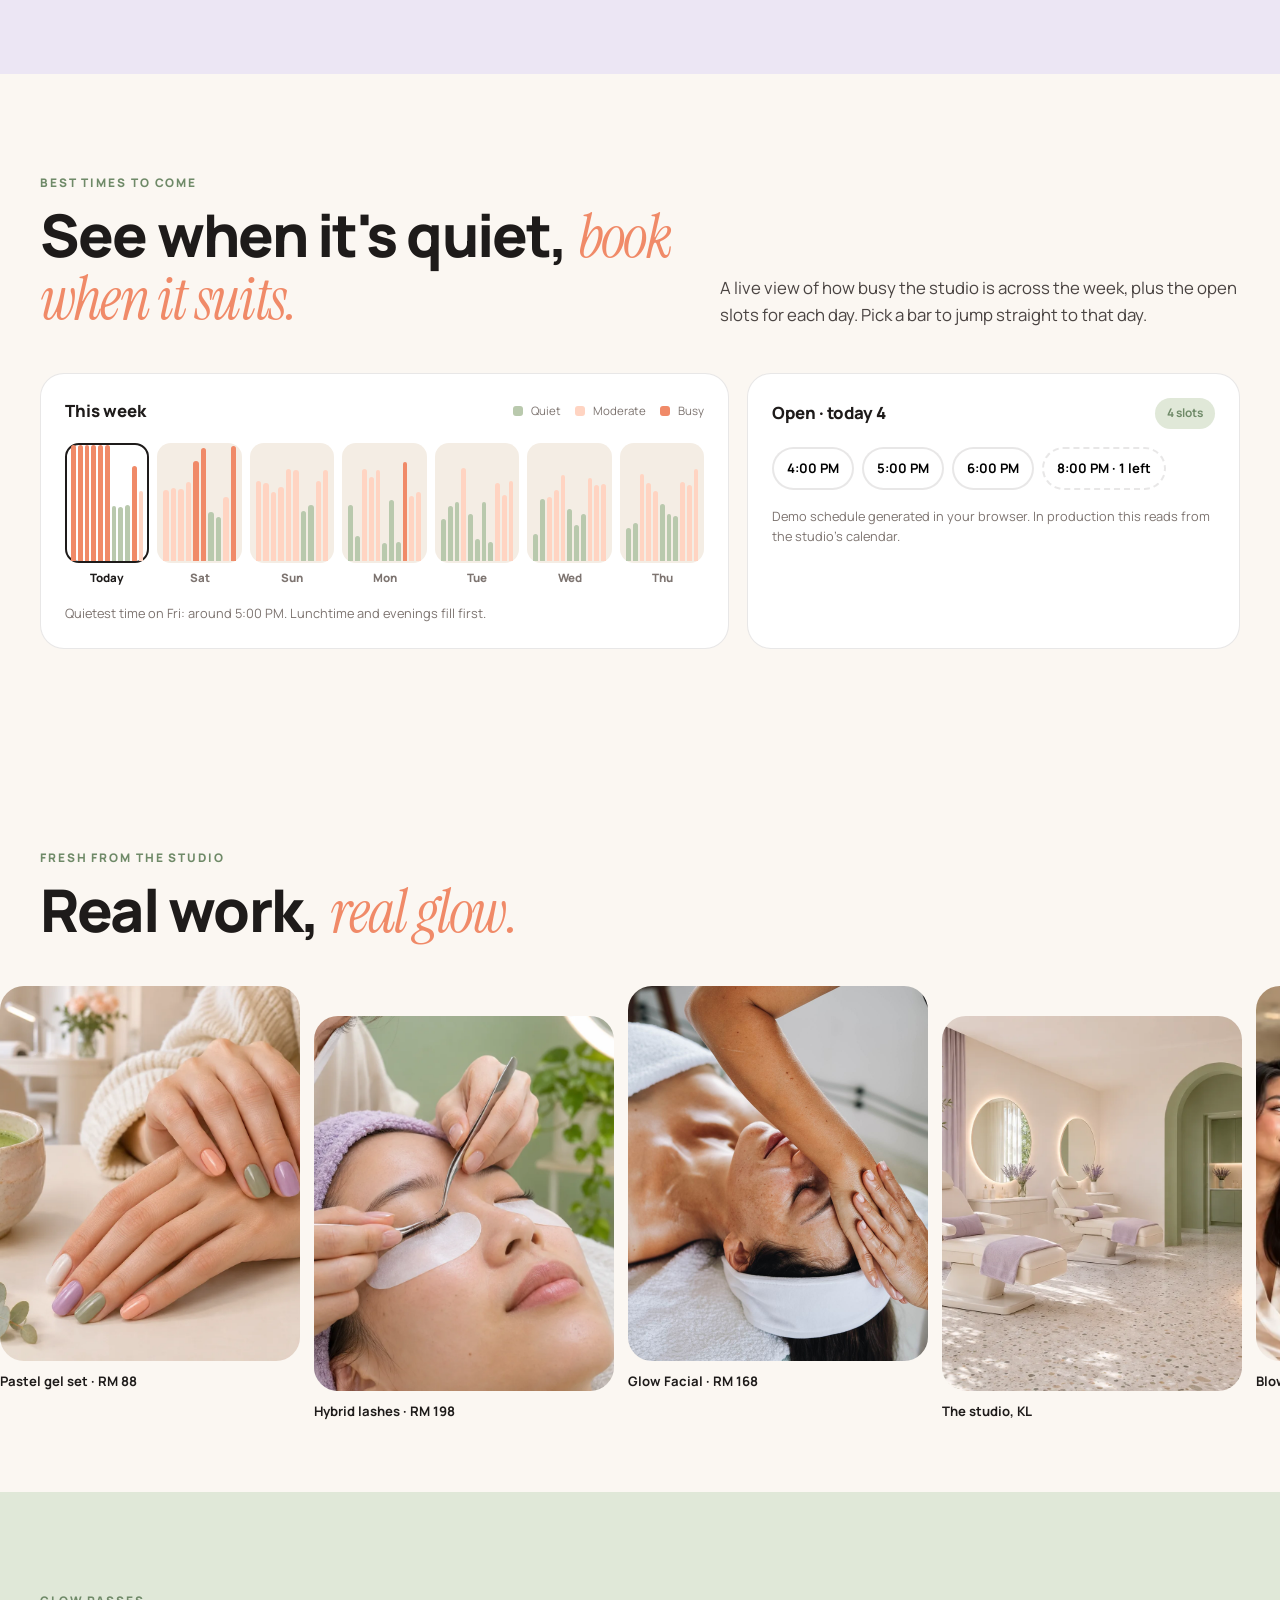
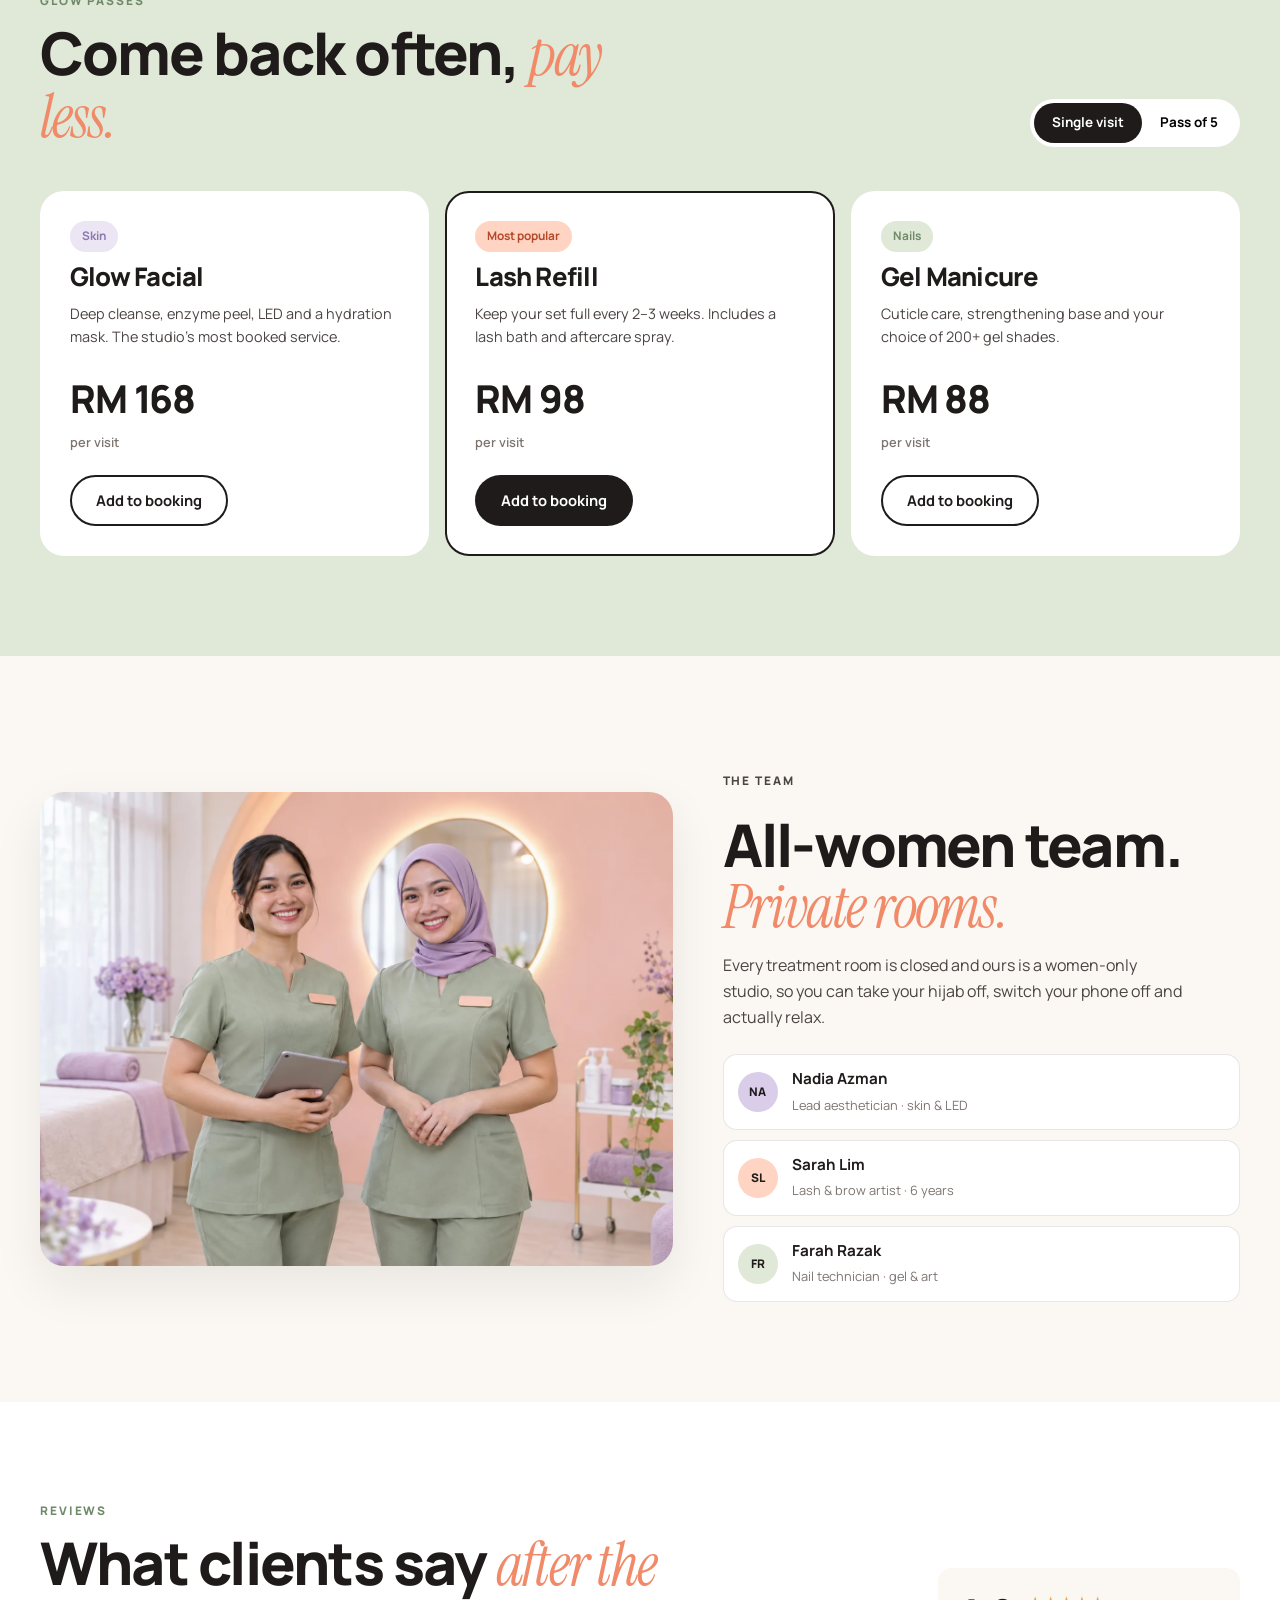
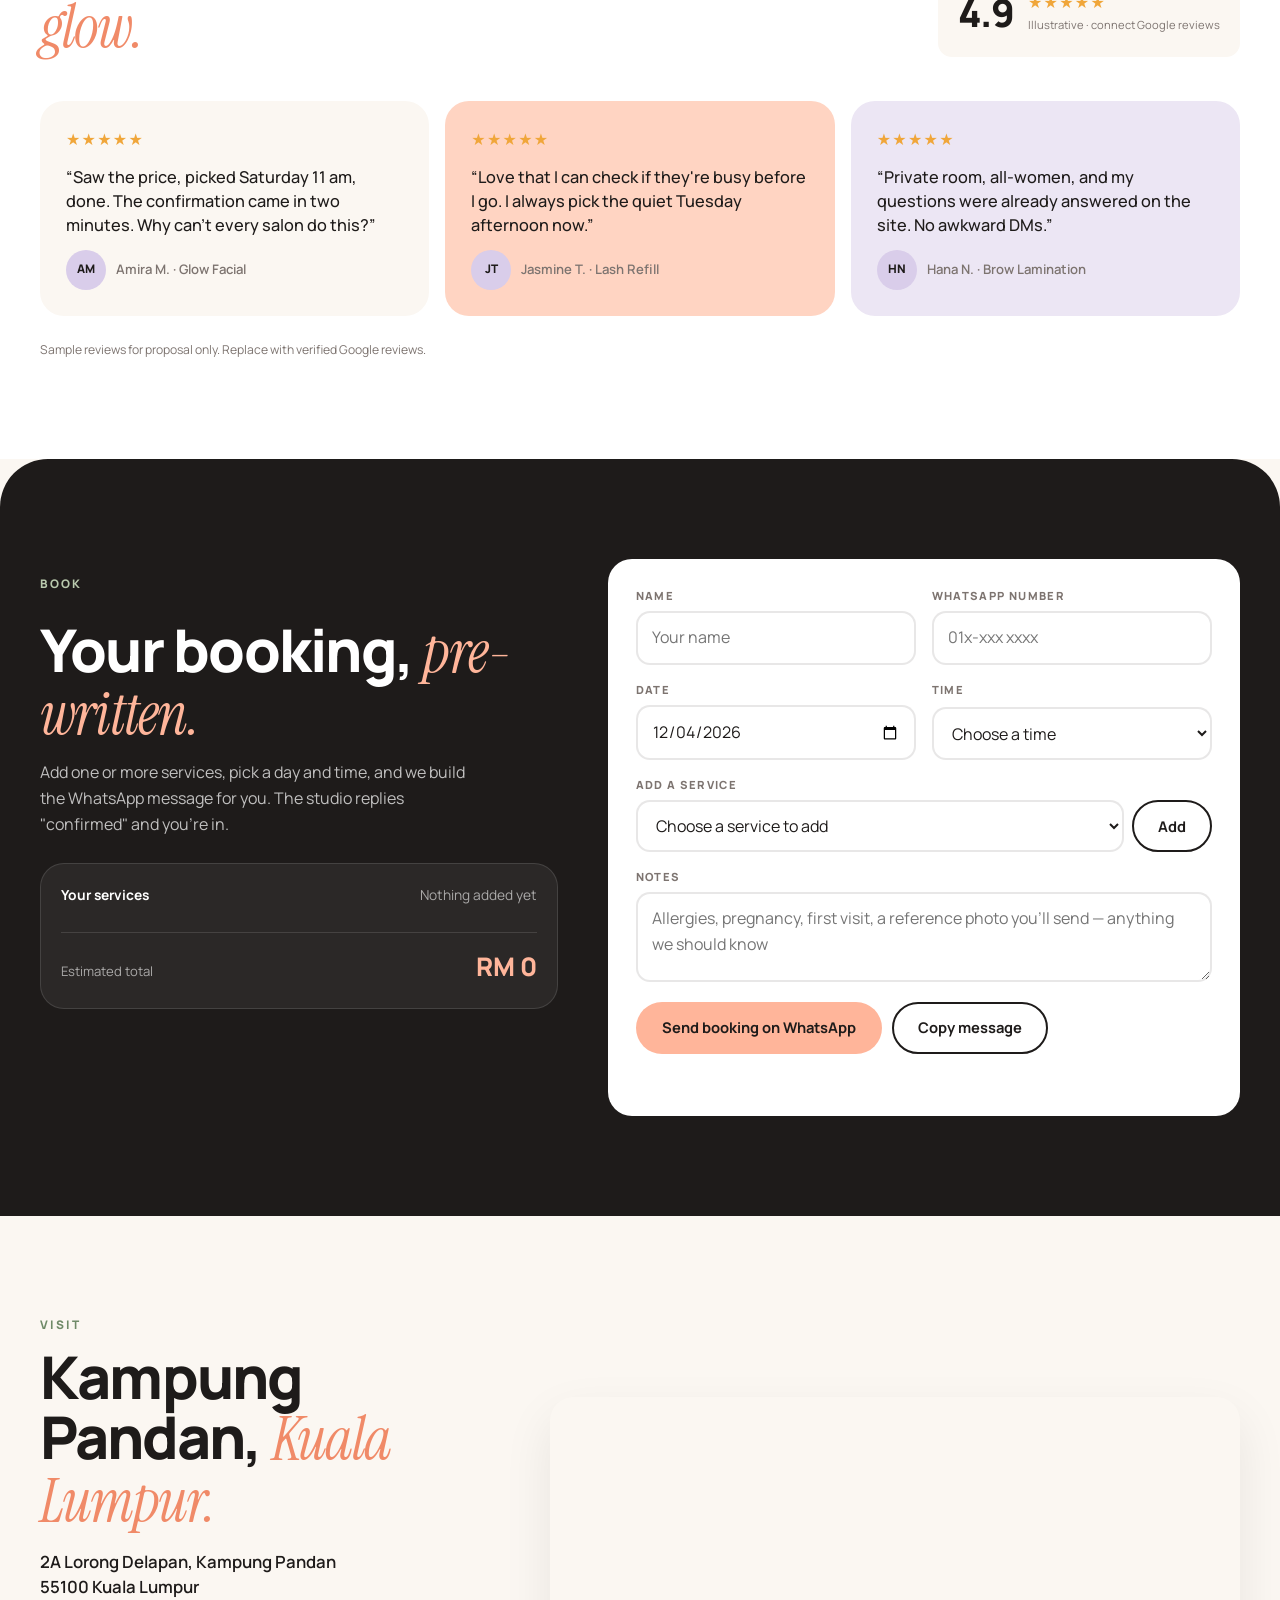
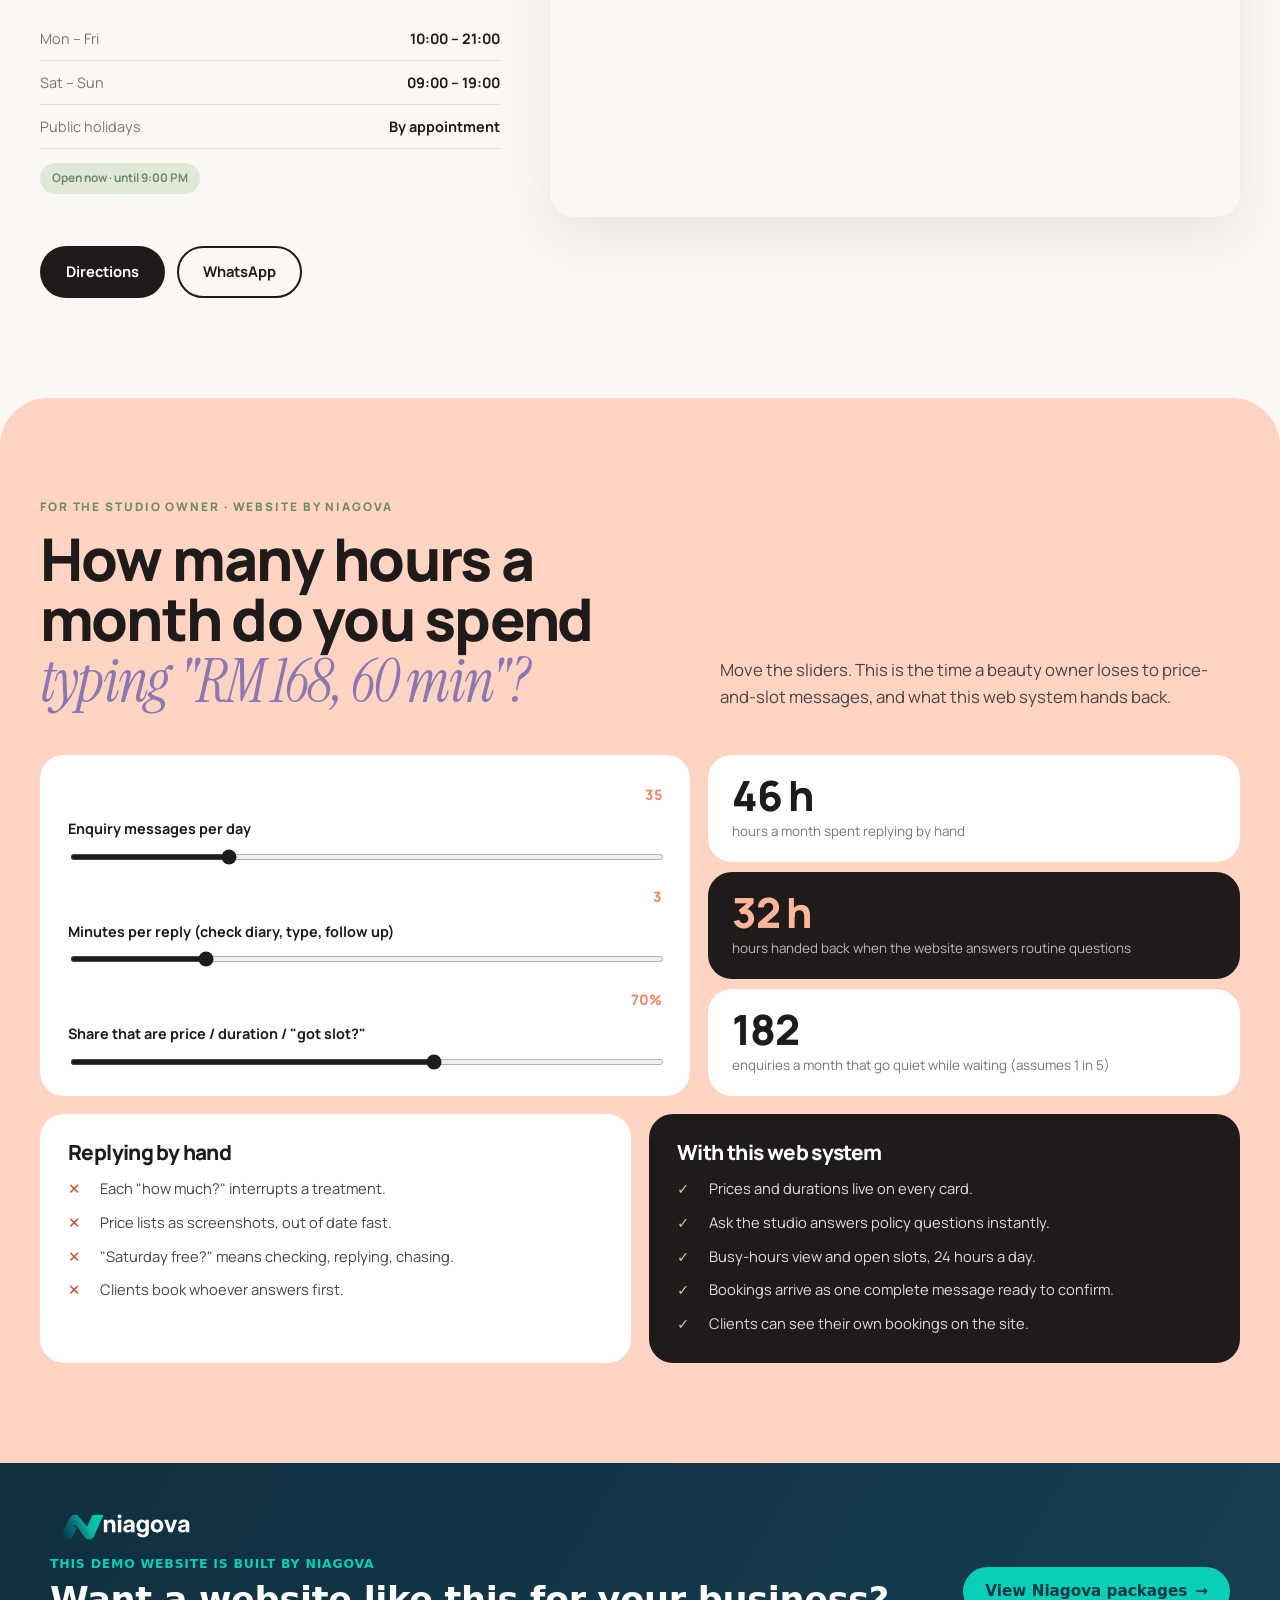
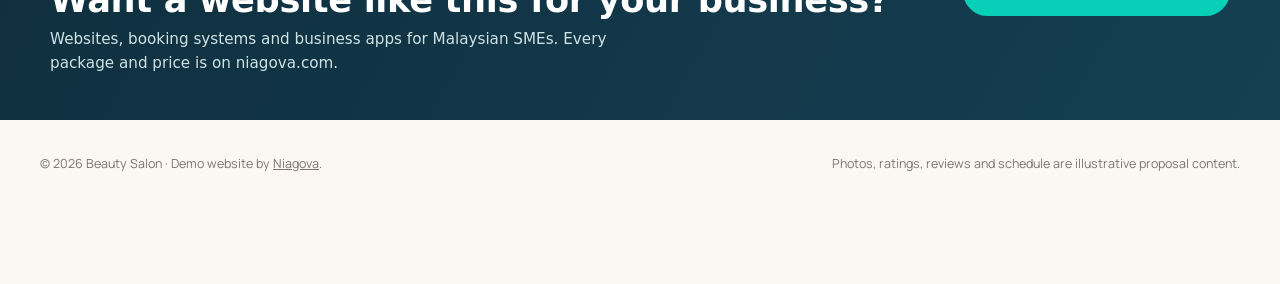
<file: 02-modern/index.html>
<!DOCTYPE html>
<html lang="en">
<head>
  <meta charset="UTF-8">
  <meta name="viewport" content="width=device-width, initial-scale=1.0">
  <meta name="theme-color" content="#fbf7f2">
  <meta name="description" content="Beauty Salon — facials, lashes, brows, nails and body care for women in Kuala Lumpur. See prices, check open slots and book in three taps, no waiting for a reply.">
  <meta name="author" content="Niagova">
  <title>Beauty Salon | Book your glow in three taps</title>
  <link rel="preconnect" href="https://fonts.googleapis.com">
  <link rel="preconnect" href="https://fonts.gstatic.com" crossorigin>
  <link href="https://fonts.googleapis.com/css2?family=Manrope:wght@400;500;600;700;800&family=Instrument+Serif:ital@0;1&display=swap" rel="stylesheet">
  <link rel="stylesheet" href="style.css?v=__BUILD_VERSION__">
</head>
<body>
  <a class="skip-link" href="#main">Skip to content</a>

  <header class="site-header" id="siteHeader">
    <div class="wrap nav">
      <a class="brand" href="#top" aria-label="Beauty Salon home">
        <span class="brand-dot" aria-hidden="true"></span>
        <span class="brand-name">Beauty Salon<small>Beauty Studio · KL</small></span>
      </a>
      <nav class="nav-links" id="navLinks" aria-label="Primary navigation">
        <a href="#services">Services</a>
        <a href="#ask">Ask the studio</a>
        <a href="#times">Best times</a>
        <a href="#passes">Glow passes</a>
        <a href="#team">Team</a>
        <a href="#visit">Visit</a>
      </nav>
      <div class="nav-actions">
        <button class="icon-button" type="button" id="openBookings" aria-label="My bookings"><svg viewBox="0 0 24 24" aria-hidden="true"><path fill="none" stroke="currentColor" stroke-width="1.8" d="M4 7h16M4 12h16M4 17h10"/></svg><span class="badge" id="bookingBadge" hidden>0</span></button>
        <a class="button button-ink" href="#book">Book now</a>
        <button class="menu-toggle" id="menuToggle" type="button" aria-expanded="false" aria-controls="navLinks" aria-label="Open navigation"><span></span><span></span><span></span></button>
      </div>
    </div>
  </header>

  <main id="main">
    <!-- HERO -->
    <section class="hero" id="top">
      <div class="wrap hero-grid">
        <div class="hero-copy">
          <p class="eyebrow"><span class="chip chip-sage">Open today until 9 pm</span><span class="chip chip-peach" id="heroOpenChip">— slots open</span></p>
          <h1>Book your glow in <em class="serif">three taps.</em></h1>
          <p class="lead">Facials, lashes, brows, nails and body care for women — with prices, durations and open slots right here. No "how much ah?" messages, no waiting for a reply.</p>
          <div class="hero-actions">
            <a class="button button-ink" href="#book">Start booking</a>
            <a class="button button-outline" href="#ask">Ask a question instead</a>
          </div>
          <ul class="trust-row" aria-label="Why clients book here">
            <li><strong>4.9</strong><span>illustrative rating</span></li>
            <li><strong>60+</strong><span>services with prices</span></li>
            <li><strong>24/7</strong><span>availability online</span></li>
          </ul>
        </div>
        <div class="hero-visual">
          <div class="hero-photo">
            <img src="images/mod-hero-glow.webp" alt="A young woman with glowing skin laughing in a bright peach and sage studio" fetchpriority="high">
          </div>
          <div class="float-card float-one reveal">
            <span class="float-icon">✨</span>
            <div><strong>Glow Facial · 60 min</strong><span>RM 168 · 3 slots today</span></div>
          </div>
          <div class="float-card float-two reveal">
            <span class="float-icon">💬</span>
            <div><strong>Zero back-and-forth</strong><span>Your booking is pre-written</span></div>
          </div>
          <div class="blob blob-sage" aria-hidden="true"></div>
          <div class="blob blob-lavender" aria-hidden="true"></div>
        </div>
      </div>

      <!-- 3-tap quick booking -->
      <div class="wrap">
        <div class="quick-book reveal" id="quickBook" aria-label="Quick booking in three steps">
          <div class="qb-step">
            <span class="qb-num">1</span>
            <div class="qb-field"><label for="qbService">Service</label><select id="qbService"><option value="">Choose a service</option></select></div>
          </div>
          <div class="qb-step">
            <span class="qb-num">2</span>
            <div class="qb-field"><label>Day</label><div class="date-strip" id="qbDays" role="tablist" aria-label="Choose a day"></div></div>
          </div>
          <div class="qb-step">
            <span class="qb-num">3</span>
            <div class="qb-field"><label>Time</label><div class="time-chips" id="qbTimes" role="group" aria-label="Choose a time"></div></div>
          </div>
          <div class="qb-go">
            <div class="qb-summary" id="qbSummary">Pick a service to see price &amp; duration</div>
            <button class="button button-peach" type="button" id="qbContinue">Continue →</button>
          </div>
        </div>
      </div>
    </section>

    <!-- SERVICES BENTO -->
    <section class="services" id="services">
      <div class="wrap">
        <div class="section-head reveal">
          <div><p class="eyebrow-text">Services &amp; prices</p><h2>Everything priced. <em class="serif">Nothing to ask.</em></h2></div>
          <p class="lead">Filter by category, tap a card to add it to your booking. Durations are real so you can plan around your day.</p>
        </div>
        <div class="filters reveal" id="serviceFilters" role="tablist" aria-label="Service categories"></div>
        <div class="bento reveal" id="serviceGrid"></div>
        <p class="fine-print">Illustrative proposal prices in RM. Replace with the studio's live menu before launch.</p>
      </div>
    </section>

    <!-- ASK THE STUDIO -->
    <section class="ask" id="ask">
      <div class="wrap ask-grid">
        <div class="ask-copy reveal">
          <p class="eyebrow-text">Ask the studio</p>
          <h2>The questions you'd WhatsApp us, <em class="serif">answered instantly.</em></h2>
          <p>Type anything — a price, "open on Sunday?", "parking", "can I come while pregnant?". It searches the studio's own answers, no chatbot guesswork.</p>
          <div class="suggest" id="askSuggest">
            <button type="button" data-q="lash extension price">Lash price?</button>
            <button type="button" data-q="open sunday">Open on Sunday?</button>
            <button type="button" data-q="parking">Parking</button>
            <button type="button" data-q="cancel reschedule">Reschedule policy</button>
            <button type="button" data-q="hijab private">Private rooms?</button>
          </div>
        </div>
        <div class="ask-panel reveal">
          <form class="ask-form" id="askForm" role="search">
            <svg viewBox="0 0 24 24" aria-hidden="true"><circle cx="11" cy="11" r="7" fill="none" stroke="currentColor" stroke-width="2"/><path d="m16.5 16.5 4 4" stroke="currentColor" stroke-width="2" stroke-linecap="round"/></svg>
            <input id="askInput" type="search" placeholder="Ask about a service, price, time or policy…" autocomplete="off" aria-label="Ask the studio">
            <button class="button button-ink" type="submit">Ask</button>
          </form>
          <div class="ask-results" id="askResults" aria-live="polite">
            <div class="ask-empty"><span>💬</span><p>Try "brow lamination", "last slot today" or "do you do bridal".</p></div>
          </div>
          <p class="ask-fallback">Didn't find it? <a href="https://wa.me/601158121239?text=Hi%20Beauty%20Salon%2C%20I%20have%20a%20question%3A%20" target="_blank" rel="noopener">WhatsApp the studio</a> — only the rare question reaches a human.</p>
        </div>
      </div>
    </section>

    <!-- BEST TIMES -->
    <section class="times" id="times">
      <div class="wrap">
        <div class="section-head reveal">
          <div><p class="eyebrow-text">Best times to come</p><h2>See when it's quiet, <em class="serif">book when it suits.</em></h2></div>
          <p class="lead">A live view of how busy the studio is across the week, plus the open slots for each day. Pick a bar to jump straight to that day.</p>
        </div>
        <div class="times-grid reveal">
          <div class="busy-card">
            <div class="busy-head"><strong id="busyTitle">This week</strong><span class="legend"><i class="l-quiet"></i>Quiet <i class="l-mod"></i>Moderate <i class="l-busy"></i>Busy</span></div>
            <div class="busy-chart" id="busyChart" role="img" aria-label="Busy hours chart for the week"></div>
            <p class="busy-note" id="busyNote"></p>
          </div>
          <div class="slots-card">
            <div class="busy-head"><strong id="slotsTitle">Open slots</strong><span id="slotsCount" class="chip chip-sage">—</span></div>
            <div class="slots-list" id="slotsList"></div>
            <p class="busy-note">Demo schedule generated in your browser. In production this reads from the studio's calendar.</p>
          </div>
        </div>
      </div>
    </section>

    <!-- GALLERY STRIP -->
    <section class="gallery" aria-label="Fresh from the studio">
      <div class="wrap section-head reveal">
        <div><p class="eyebrow-text">Fresh from the studio</p><h2>Real work, <em class="serif">real glow.</em></h2></div>
      </div>
      <div class="strip reveal" id="galleryStrip">
        <figure><img src="images/mod-nails-pastel.webp" alt="Glossy pastel gel manicure beside a cup of matcha" loading="lazy"><figcaption>Pastel gel set · RM 88</figcaption></figure>
        <figure><img src="images/mod-lash-brow.webp" alt="Lash extensions being applied in a bright studio" loading="lazy"><figcaption>Hybrid lashes · RM 198</figcaption></figure>
        <figure><img src="images/facial-ritual.jpg" alt="A calm facial treatment" loading="lazy"><figcaption>Glow Facial · RM 168</figcaption></figure>
        <figure><img src="images/mod-studio-interior.webp" alt="The bright studio interior with peach counter and sage arch" loading="lazy"><figcaption>The studio, KL</figcaption></figure>
        <figure><img src="images/beauty-hero-hair-v3.webp" alt="A stylist shaping glossy waves" loading="lazy"><figcaption>Blow-out · RM 68</figcaption></figure>
        <figure><img src="images/beauty-bridal-v2.webp" alt="Bridal makeup in progress" loading="lazy"><figcaption>Bridal glam · from RM 580</figcaption></figure>
      </div>
    </section>

    <!-- GLOW PASSES -->
    <section class="passes" id="passes">
      <div class="wrap">
        <div class="section-head reveal">
          <div><p class="eyebrow-text">Glow passes</p><h2>Come back often, <em class="serif">pay less.</em></h2></div>
          <div class="toggle" role="group" aria-label="Pricing mode">
            <button type="button" class="active" data-mode="single">Single visit</button>
            <button type="button" data-mode="pass">Pass of 5</button>
          </div>
        </div>
        <div class="pass-grid reveal">
          <article class="pass-card">
            <span class="chip chip-lavender">Skin</span>
            <h3>Glow Facial</h3>
            <p>Deep cleanse, enzyme peel, LED and a hydration mask. The studio's most booked service.</p>
            <div class="pass-price"><strong data-single="168" data-pass="740">RM 168</strong><span data-single="per visit" data-pass="for 5 · save RM 100">per visit</span></div>
            <button class="button button-outline" type="button" data-add="Glow Facial">Add to booking</button>
          </article>
          <article class="pass-card featured">
            <span class="chip chip-peach">Most popular</span>
            <h3>Lash Refill</h3>
            <p>Keep your set full every 2–3 weeks. Includes a lash bath and aftercare spray.</p>
            <div class="pass-price"><strong data-single="98" data-pass="420">RM 98</strong><span data-single="per visit" data-pass="for 5 · save RM 70">per visit</span></div>
            <button class="button button-ink" type="button" data-add="Lash Refill">Add to booking</button>
          </article>
          <article class="pass-card">
            <span class="chip chip-sage">Nails</span>
            <h3>Gel Manicure</h3>
            <p>Cuticle care, strengthening base and your choice of 200+ gel shades.</p>
            <div class="pass-price"><strong data-single="88" data-pass="380">RM 88</strong><span data-single="per visit" data-pass="for 5 · save RM 60">per visit</span></div>
            <button class="button button-outline" type="button" data-add="Gel Manicure">Add to booking</button>
          </article>
        </div>
      </div>
    </section>

    <!-- TEAM -->
    <section class="team" id="team">
      <div class="wrap team-grid">
        <div class="team-photo reveal"><img src="images/mod-team-duo.webp" alt="Two smiling Beauty Salon therapists in sage uniforms in the studio" loading="lazy"></div>
        <div class="team-copy reveal">
          <p class="eyebrow-text">The team</p>
          <h2>All-women team. <em class="serif">Private rooms.</em></h2>
          <p>Every treatment room is closed and ours is a women-only studio, so you can take your hijab off, switch your phone off and actually relax.</p>
          <ul class="team-list">
            <li><span class="avatar">NA</span><div><strong>Nadia Azman</strong><span>Lead aesthetician · skin &amp; LED</span></div></li>
            <li><span class="avatar">SL</span><div><strong>Sarah Lim</strong><span>Lash &amp; brow artist · 6 years</span></div></li>
            <li><span class="avatar">FR</span><div><strong>Farah Razak</strong><span>Nail technician · gel &amp; art</span></div></li>
          </ul>
        </div>
      </div>
    </section>

    <!-- REVIEWS -->
    <section class="reviews" id="reviews">
      <div class="wrap">
        <div class="section-head reveal">
          <div><p class="eyebrow-text">Reviews</p><h2>What clients say <em class="serif">after the glow.</em></h2></div>
          <div class="rating-tile"><strong>4.9</strong><div><span class="stars">★★★★★</span><small>Illustrative · connect Google reviews</small></div></div>
        </div>
        <div class="review-grid reveal">
          <article class="review"><span class="stars">★★★★★</span><p>“Saw the price, picked Saturday 11 am, done. The confirmation came in two minutes. Why can't every salon do this?”</p><footer><span class="avatar">AM</span>Amira M. · Glow Facial</footer></article>
          <article class="review"><span class="stars">★★★★★</span><p>“Love that I can check if they're busy before I go. I always pick the quiet Tuesday afternoon now.”</p><footer><span class="avatar">JT</span>Jasmine T. · Lash Refill</footer></article>
          <article class="review"><span class="stars">★★★★★</span><p>“Private room, all-women, and my questions were already answered on the site. No awkward DMs.”</p><footer><span class="avatar">HN</span>Hana N. · Brow Lamination</footer></article>
        </div>
        <p class="fine-print">Sample reviews for proposal only. Replace with verified Google reviews.</p>
      </div>
    </section>

    <!-- BOOKING -->
    <section class="book" id="book">
      <div class="wrap book-grid">
        <div class="book-copy reveal">
          <p class="eyebrow-text">Book</p>
          <h2>Your booking, <em class="serif">pre-written.</em></h2>
          <p>Add one or more services, pick a day and time, and we build the WhatsApp message for you. The studio replies "confirmed" and you're in.</p>
          <div class="cart" id="cart">
            <div class="cart-head"><strong>Your services</strong><span id="cartMeta">Nothing added yet</span></div>
            <ul class="cart-list" id="cartList"></ul>
            <div class="cart-total"><span>Estimated total</span><strong id="cartTotal">RM 0</strong></div>
          </div>
        </div>
        <form class="book-form reveal" id="bookForm" novalidate>
          <div class="form-grid">
            <div class="field"><label for="name">Name</label><input id="name" name="name" required autocomplete="name" placeholder="Your name"></div>
            <div class="field"><label for="phone">WhatsApp number</label><input id="phone" name="phone" required autocomplete="tel" inputmode="tel" placeholder="01x-xxx xxxx"></div>
            <div class="field"><label for="date">Date</label><input id="date" name="date" type="date" required></div>
            <div class="field"><label for="time">Time</label><select id="time" name="time" required><option value="">Choose a time</option></select></div>
            <div class="field full"><label for="addService">Add a service</label><div class="add-row"><select id="addService"><option value="">Choose a service to add</option></select><button class="button button-outline" type="button" id="addServiceBtn">Add</button></div></div>
            <div class="field full"><label for="notes">Notes</label><textarea id="notes" name="notes" placeholder="Allergies, pregnancy, first visit, a reference photo you'll send — anything we should know"></textarea></div>
          </div>
          <div class="form-actions">
            <button class="button button-peach" type="submit">Send booking on WhatsApp</button>
            <button class="button button-outline" type="button" id="copyBooking">Copy message</button>
          </div>
          <p class="form-status" id="formStatus" role="status"></p>
        </form>
      </div>
    </section>

    <!-- VISIT -->
    <section class="visit" id="visit">
      <div class="wrap visit-grid">
        <div class="visit-copy reveal">
          <p class="eyebrow-text">Visit</p>
          <h2>Kampung Pandan, <em class="serif">Kuala Lumpur.</em></h2>
          <address>2A Lorong Delapan, Kampung Pandan<br>55100 Kuala Lumpur</address>
          <dl class="hours">
            <div><dt>Mon – Fri</dt><dd>10:00 – 21:00</dd></div>
            <div><dt>Sat – Sun</dt><dd>09:00 – 19:00</dd></div>
            <div><dt>Public holidays</dt><dd>By appointment</dd></div>
          </dl>
          <p class="open-now chip chip-sage" id="openNow"></p>
          <div class="hero-actions">
            <a class="button button-ink" href="https://www.google.com/maps/dir/?api=1&amp;destination=3.144827966176431%2C101.74171596840188" target="_blank" rel="noopener">Directions</a>
            <a class="button button-outline" href="https://wa.me/601158121239?text=Hi%20Beauty%20Salon%2C%20I%27d%20like%20to%20book." target="_blank" rel="noopener">WhatsApp</a>
          </div>
        </div>
        <div class="visit-map reveal"><iframe title="Map to Beauty Salon in Kampung Pandan, Kuala Lumpur" src="https://www.google.com/maps?q=3.144827966176431,101.74171596840188&amp;z=16&amp;output=embed" loading="lazy" referrerpolicy="no-referrer-when-downgrade" allowfullscreen></iframe></div>
      </div>
    </section>

    <!-- NIAGOVA PITCH -->
    <section class="pitch" id="for-owners" aria-labelledby="pitch-title">
      <div class="wrap">
        <div class="section-head reveal">
          <div><p class="eyebrow-text">For the studio owner · website by Niagova</p><h2 id="pitch-title">How many hours a month do you spend <em class="serif">typing "RM 168, 60 min"?</em></h2></div>
          <p class="lead">Move the sliders. This is the time a beauty owner loses to price-and-slot messages, and what this web system hands back.</p>
        </div>
        <div class="calc reveal">
          <div class="calc-inputs">
            <label>Enquiry messages per day <output id="msgOut">35</output><input type="range" id="msgPerDay" min="5" max="120" value="35"></label>
            <label>Minutes per reply (check diary, type, follow up) <output id="minOut">3</output><input type="range" id="minPerReply" min="1" max="10" value="3"></label>
            <label>Share that are price / duration / "got slot?" <output id="pctOut">70%</output><input type="range" id="pctRoutine" min="30" max="95" value="70"></label>
          </div>
          <div class="calc-out">
            <div><strong id="hoursLost">0</strong><span>hours a month spent replying by hand</span></div>
            <div class="good"><strong id="hoursSaved">0</strong><span>hours handed back when the website answers routine questions</span></div>
            <div><strong id="bookingsLost">0</strong><span>enquiries a month that go quiet while waiting (assumes 1 in 5)</span></div>
          </div>
        </div>
        <div class="compare reveal">
          <div class="compare-col before"><h3>Replying by hand</h3><ul><li>Each "how much?" interrupts a treatment.</li><li>Price lists as screenshots, out of date fast.</li><li>"Saturday free?" means checking, replying, chasing.</li><li>Clients book whoever answers first.</li></ul></div>
          <div class="compare-col after"><h3>With this web system</h3><ul><li>Prices and durations live on every card.</li><li>Ask the studio answers policy questions instantly.</li><li>Busy-hours view and open slots, 24 hours a day.</li><li>Bookings arrive as one complete message ready to confirm.</li><li>Clients can see their own bookings on the site.</li></ul></div>
        </div>
      </div>
    </section>
  </main>

<section class="niagova-band" aria-labelledby="niagova-title">
  <div class="niagova-band-inner">
    <div>
      <img src="images/niagova-logo-on-dark.svg" alt="Niagova" width="150" height="36" loading="lazy">
      <p class="niagova-band-kicker">This demo website is built by Niagova</p>
      <h2 id="niagova-title">Want a website like this for your business?</h2>
      <p class="niagova-band-copy">Websites, booking systems and business apps for Malaysian SMEs. Every package and price is on niagova.com.</p>
    </div>
    <a class="niagova-band-cta" href="https://niagova.com/#pricing" target="_blank" rel="noopener">View Niagova packages <span aria-hidden="true">→</span></a>
  </div>
</section>

  <footer class="footer"><div class="wrap footer-row"><span>© <span id="year"></span> Beauty Salon · Demo website by <a href="https://niagova.com/" target="_blank" rel="noopener">Niagova</a>.</span><span>Photos, ratings, reviews and schedule are illustrative proposal content.</span></div></footer>

  <!-- My bookings drawer -->
  <div class="drawer" id="drawer" aria-hidden="true">
    <div class="drawer-backdrop" id="drawerBackdrop"></div>
    <aside class="drawer-panel" role="dialog" aria-modal="true" aria-labelledby="drawerTitle">
      <div class="drawer-head"><h3 id="drawerTitle">My bookings</h3><button class="icon-button" type="button" id="closeDrawer" aria-label="Close">✕</button></div>
      <p class="drawer-note">Saved on this device only. Status updates in production come from the studio.</p>
      <ul class="drawer-list" id="drawerList"></ul>
      <div class="drawer-empty" id="drawerEmpty"><span>🗓️</span><p>No bookings yet. Your next one will appear here.</p></div>
    </aside>
  </div>

  <div class="sticky-bar" id="stickyBar"><a href="#ask">Ask a question</a><a class="primary" href="#book">Book now</a></div>
  <a class="wa-float" href="https://wa.me/601158121239?text=Hi%20Beauty%20Salon%2C%20I%27d%20like%20to%20book." target="_blank" rel="noopener" aria-label="Chat on WhatsApp"><svg viewBox="0 0 24 24" aria-hidden="true"><path fill="currentColor" d="M12 2a10 10 0 0 0-8.6 15.1L2 22l5-1.3A10 10 0 1 0 12 2Zm0 18.2a8.2 8.2 0 0 1-4.2-1.2l-.3-.2-3 .8.8-2.9-.2-.3A8.2 8.2 0 1 1 12 20.2Zm4.5-6.1c-.2-.1-1.5-.7-1.7-.8s-.4-.1-.6.1-.6.8-.8 1-.3.2-.5.1a6.7 6.7 0 0 1-3.3-2.9c-.3-.4.3-.4.7-1.3.1-.2 0-.3 0-.4l-.8-1.8c-.2-.5-.4-.4-.6-.4h-.5a1 1 0 0 0-.7.3 2.9 2.9 0 0 0-.9 2.2 5 5 0 0 0 1 2.6 11.4 11.4 0 0 0 4.4 3.9c1.6.7 2.3.7 3.1.6a2.6 2.6 0 0 0 1.7-1.2 2.1 2.1 0 0 0 .2-1.2c-.1-.1-.3-.2-.5-.3Z"/></svg></a>

  <div class="toast" id="toast" role="status" aria-live="polite"></div>
  <script src="index.js?v=__BUILD_VERSION__" defer></script>
</body>
</html>
</file>
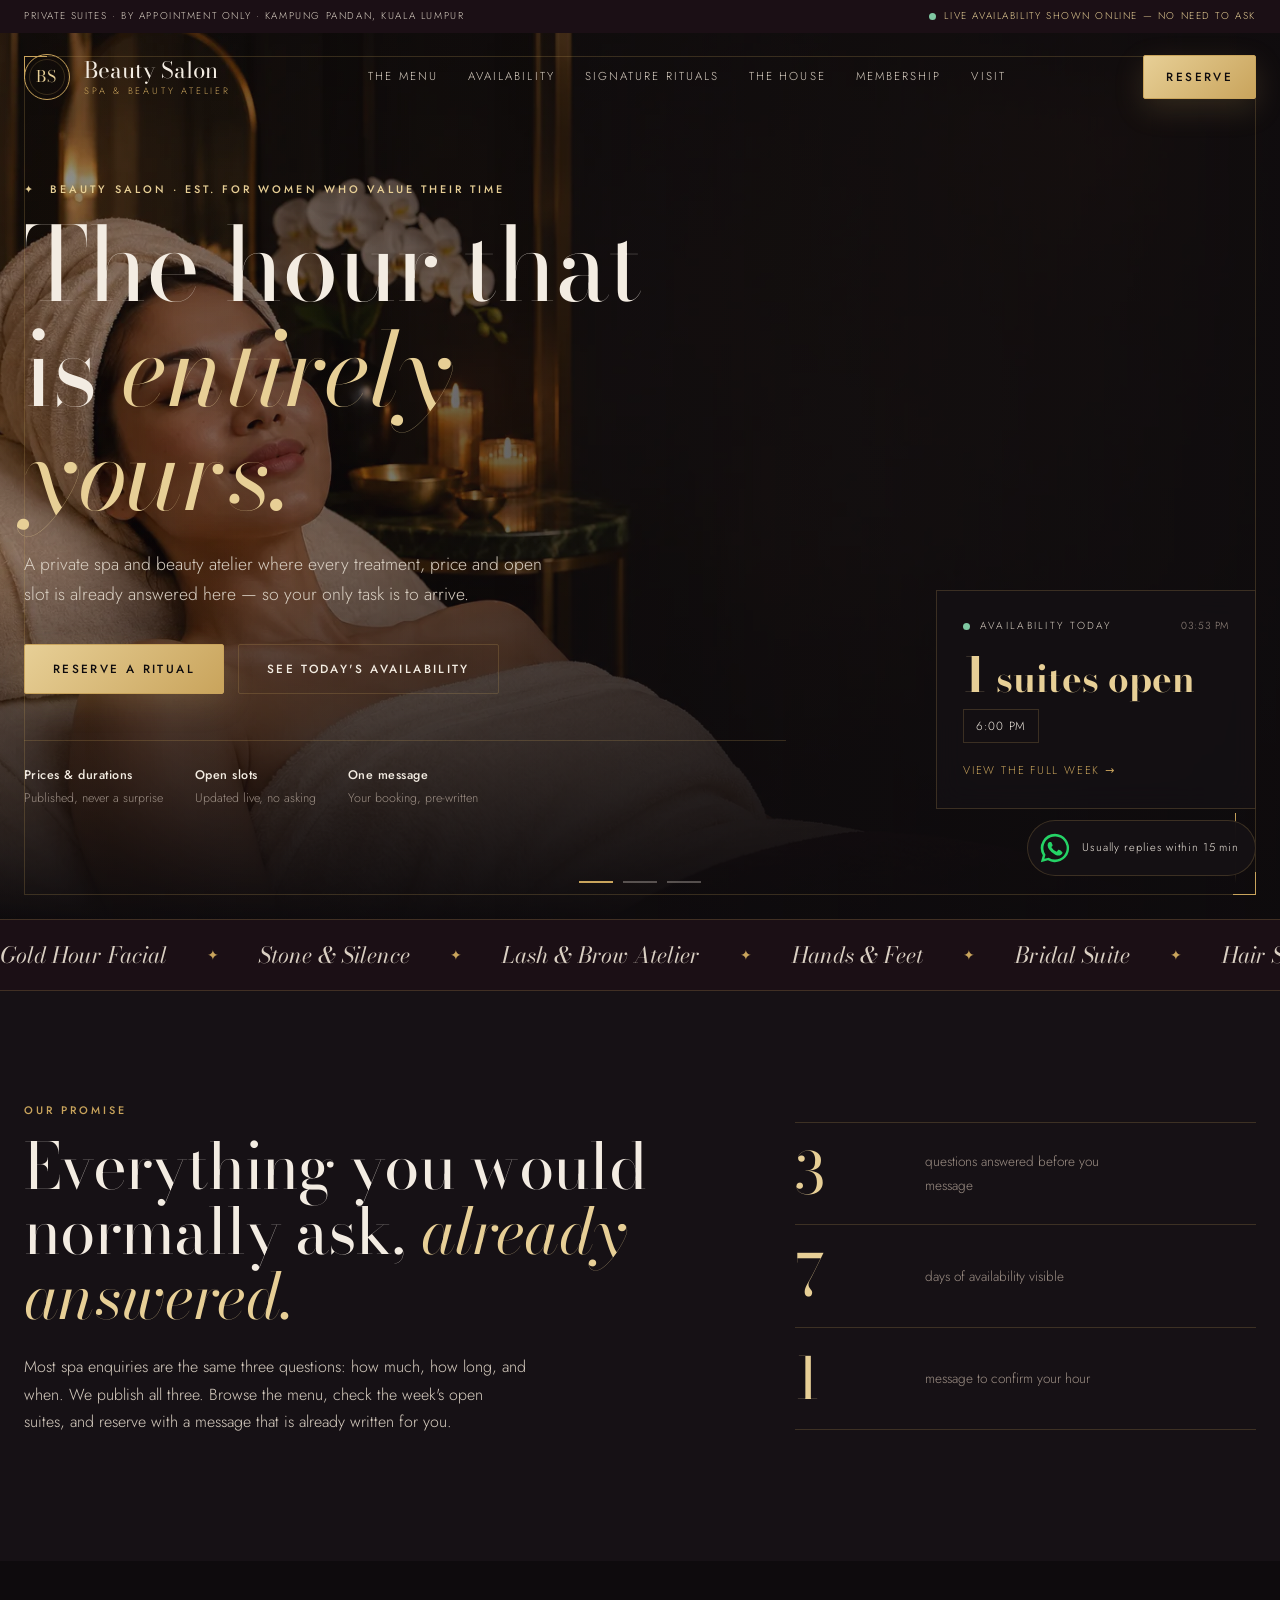
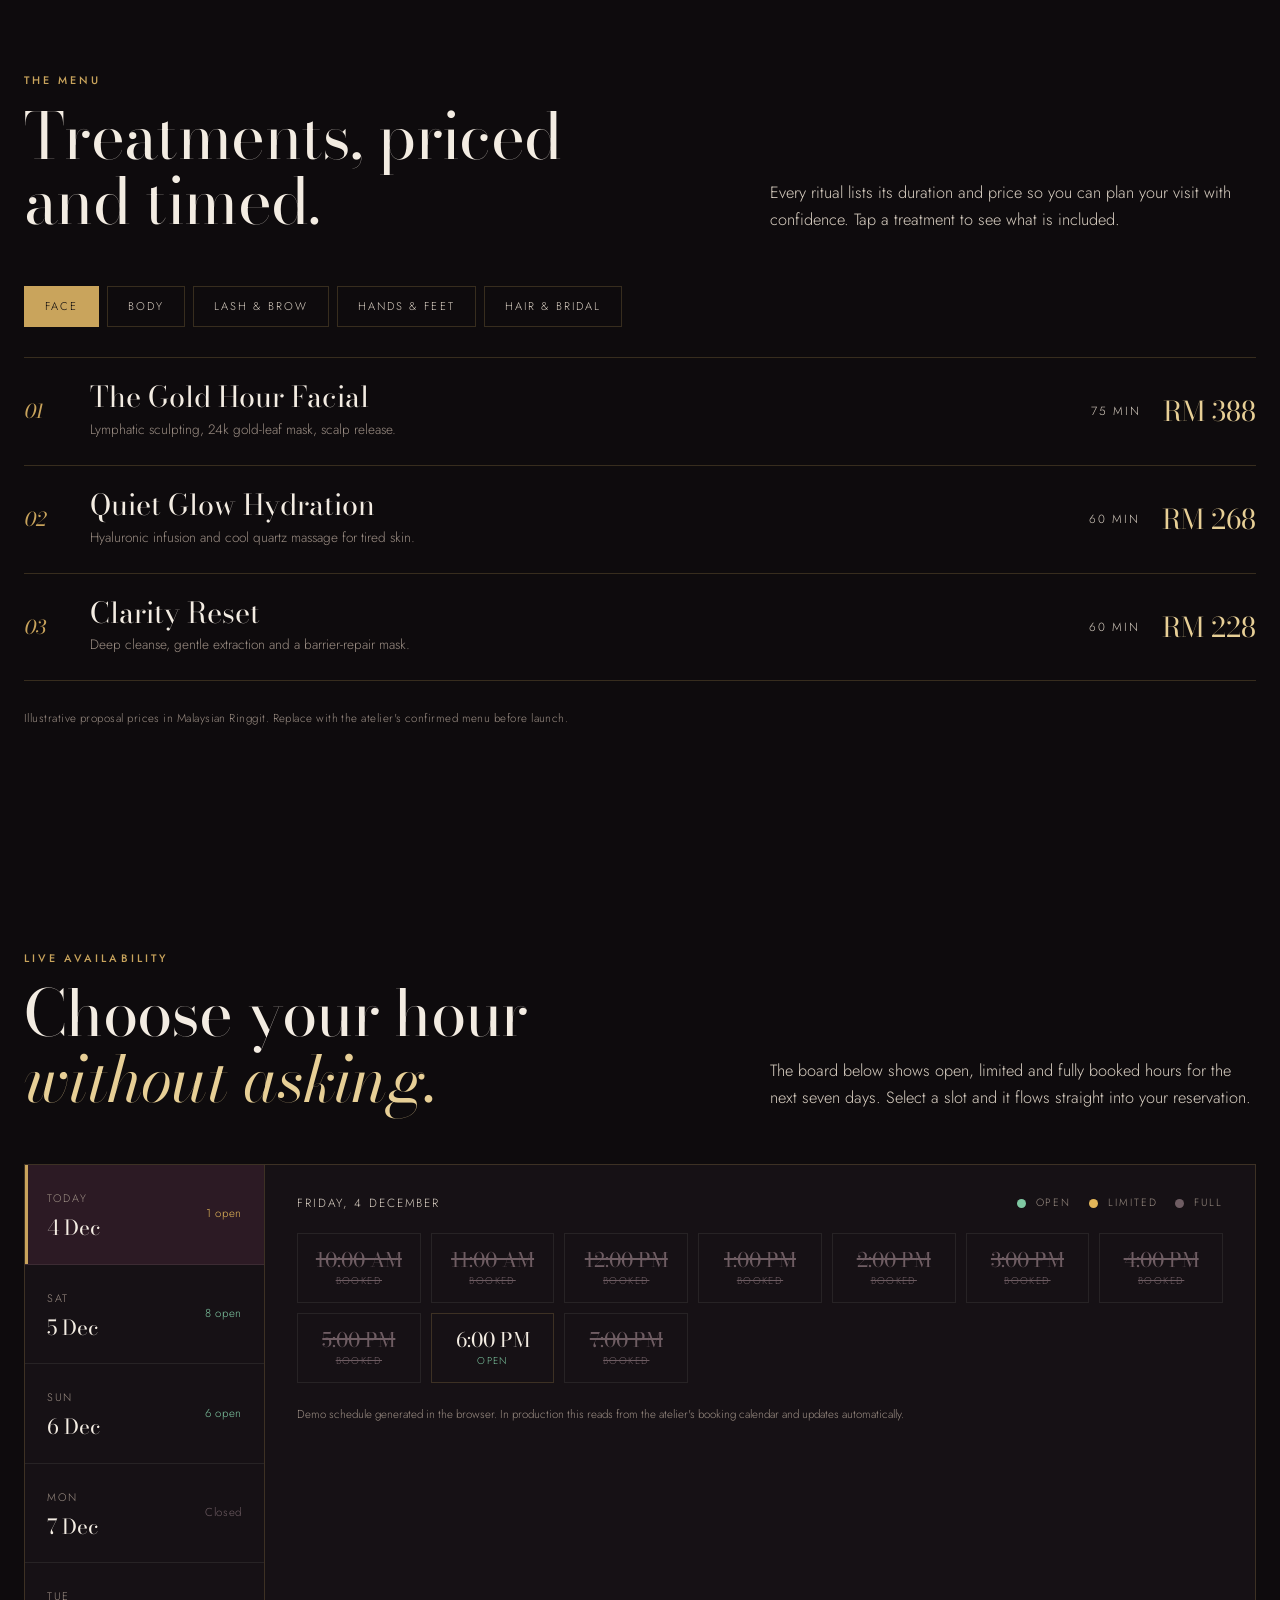
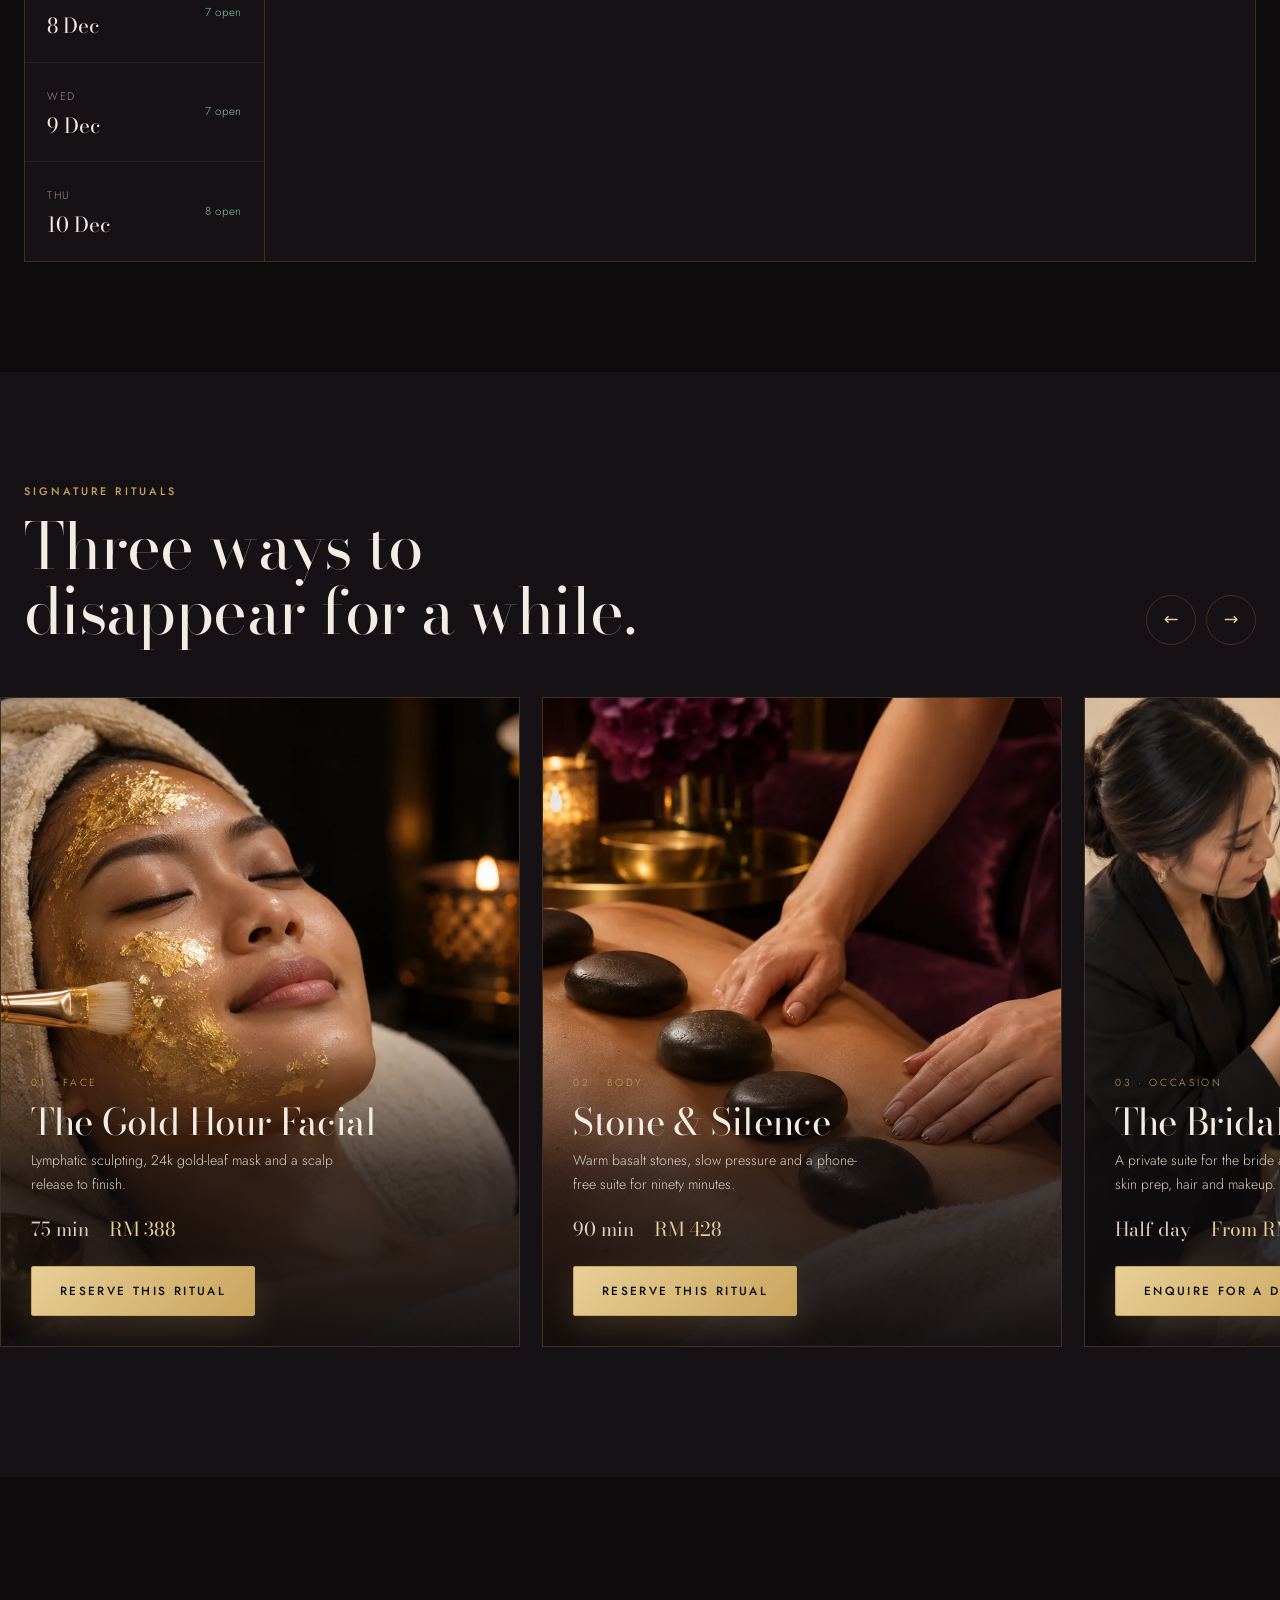
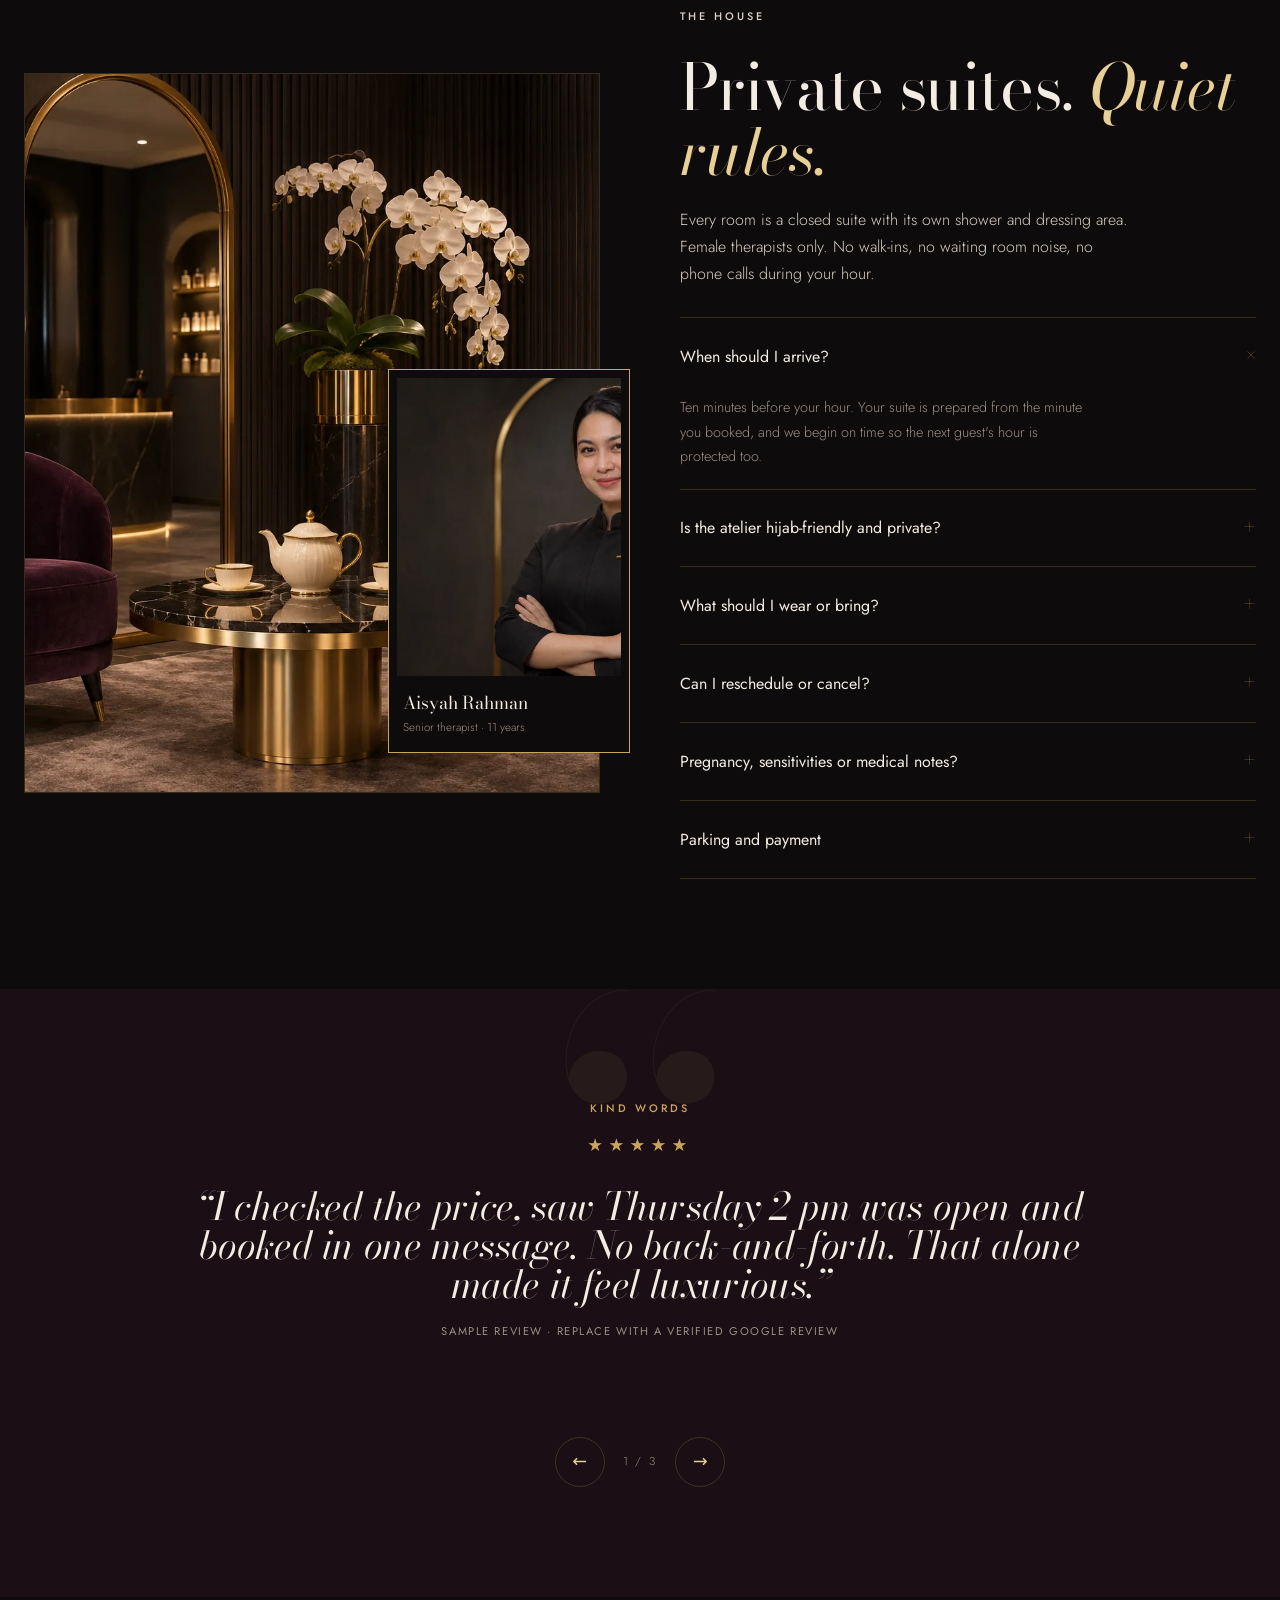
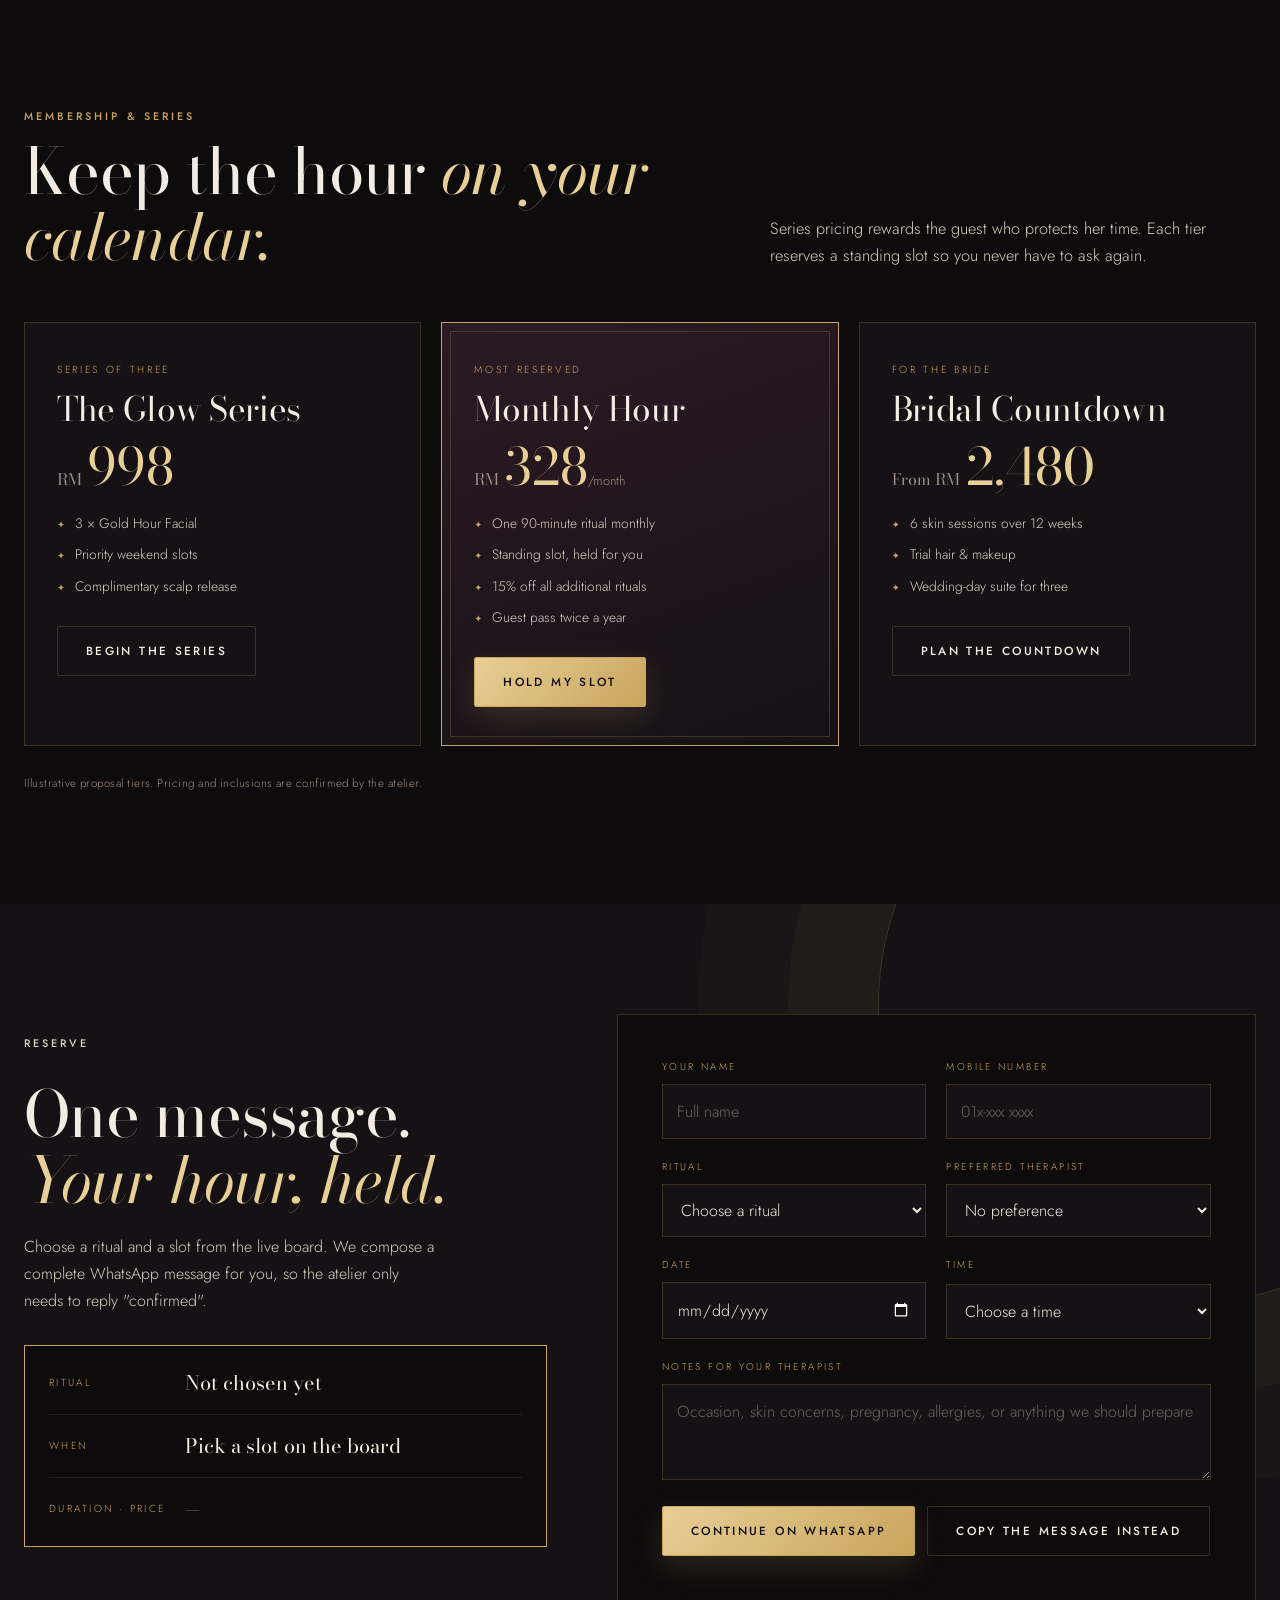
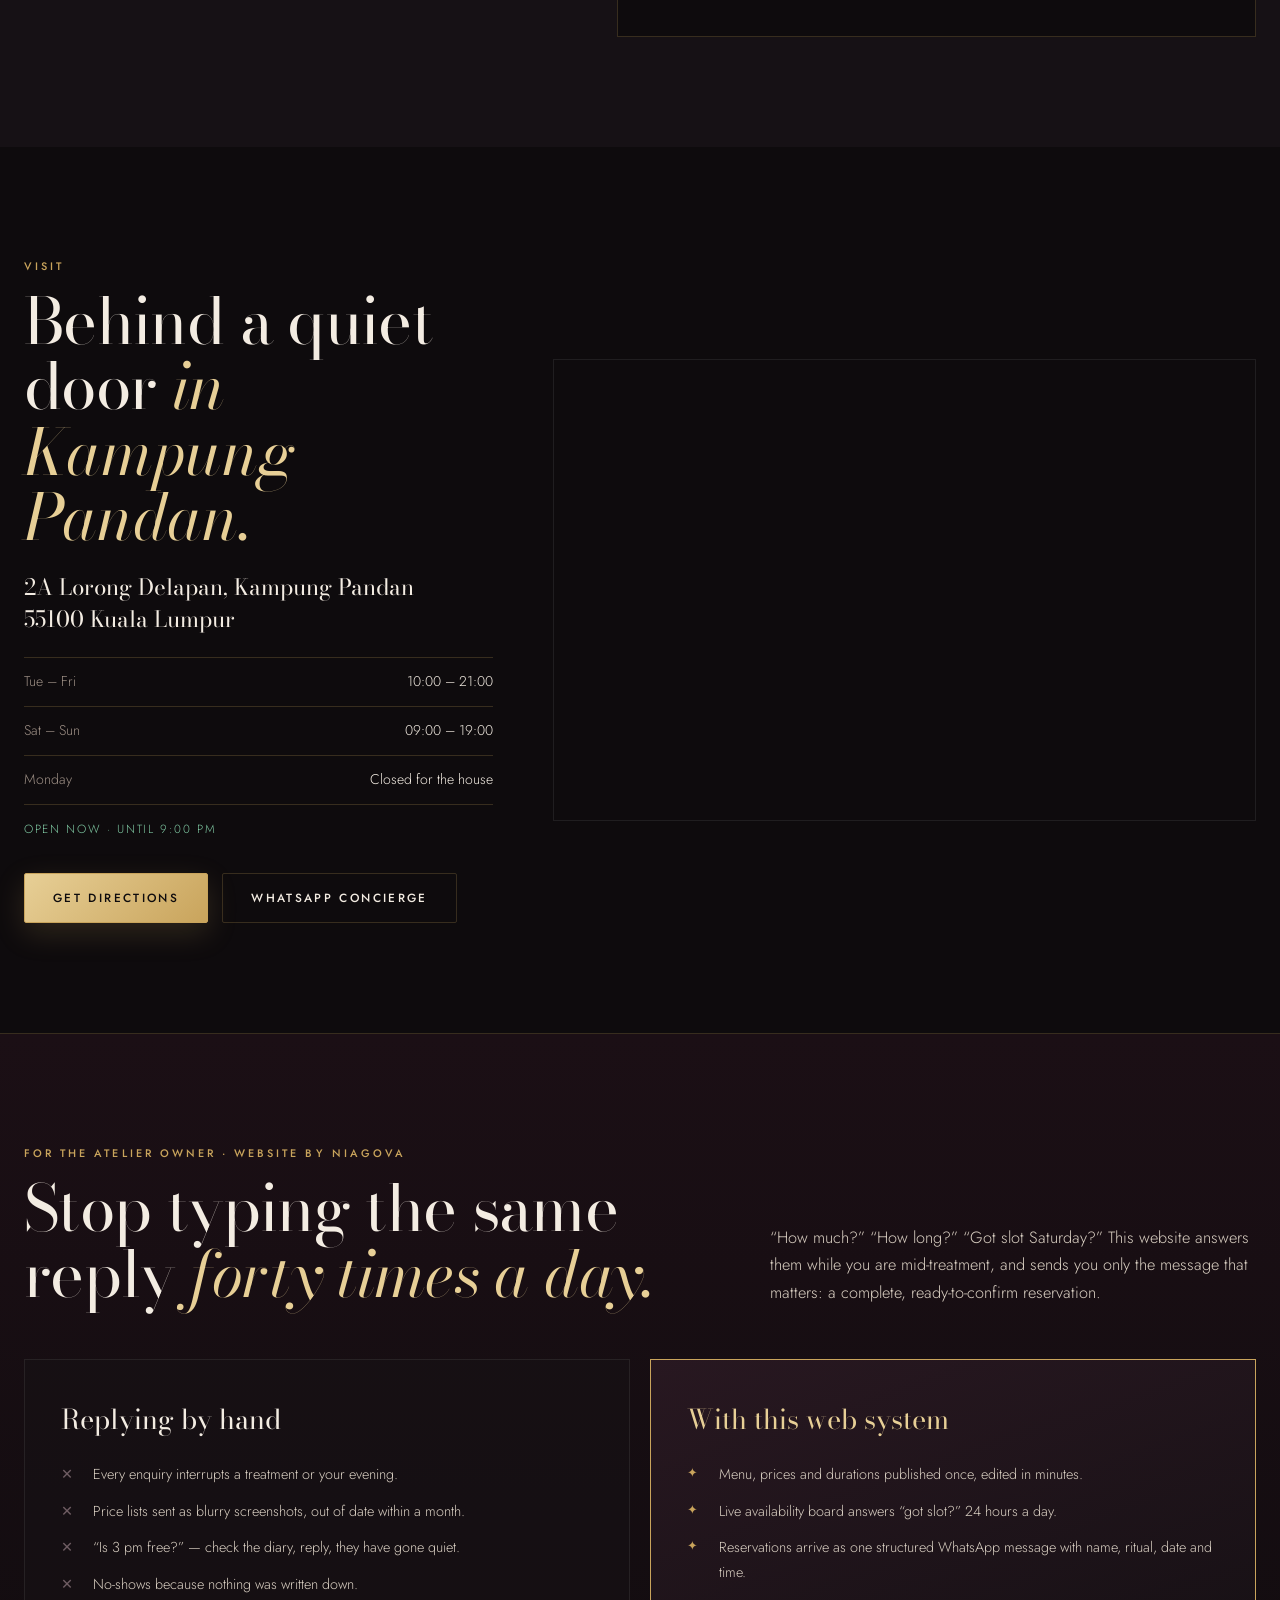
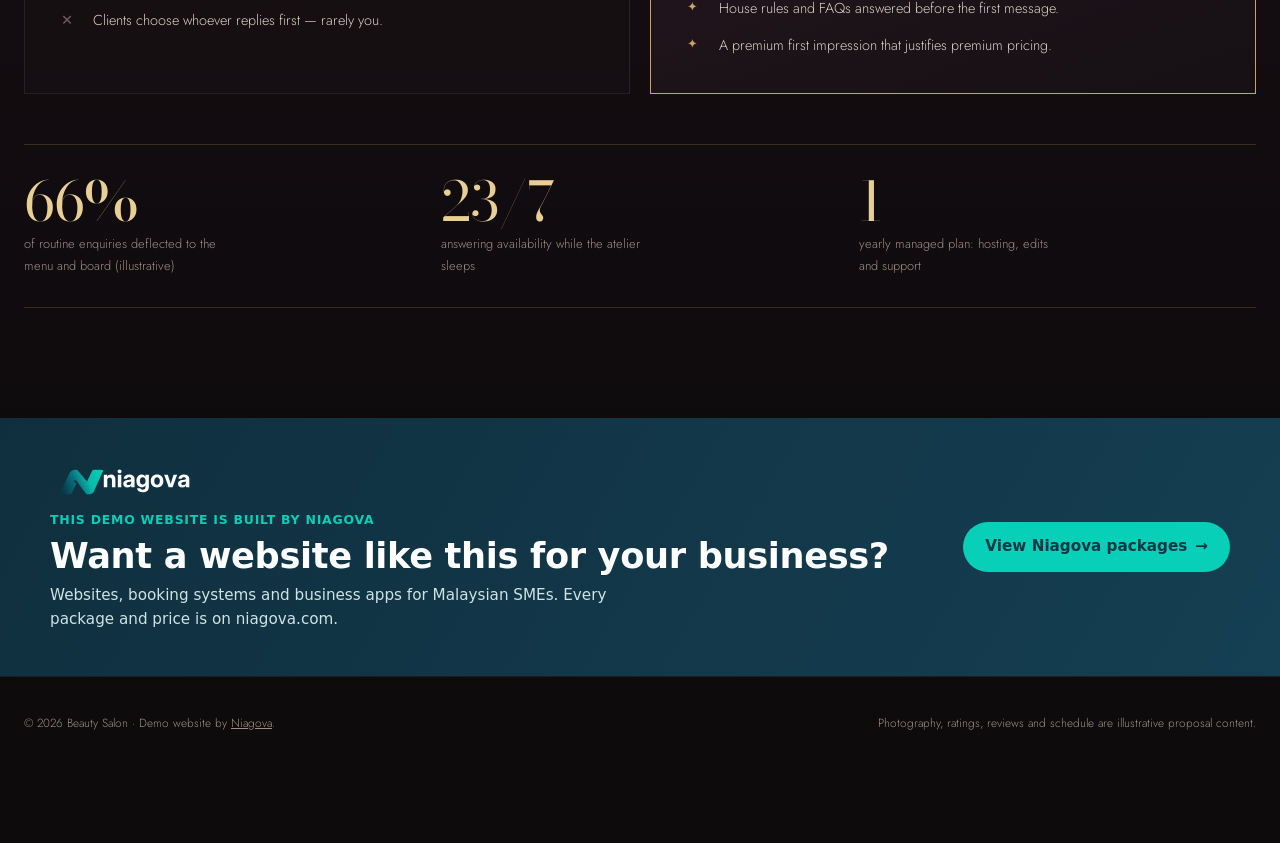
<file: 03-luxury/index.html>
<!DOCTYPE html>
<html lang="en">
<head>
  <meta charset="UTF-8">
  <meta name="viewport" content="width=device-width, initial-scale=1.0">
  <meta name="theme-color" content="#0e0b0d">
  <meta name="description" content="Beauty Salon — a private, by-appointment spa for women in Kuala Lumpur. See prices, durations and live availability, then reserve in one message.">
  <meta name="author" content="Niagova">
  <title>Beauty Salon | The hour that is entirely yours</title>
  <link rel="preconnect" href="https://fonts.googleapis.com">
  <link rel="preconnect" href="https://fonts.gstatic.com" crossorigin>
  <link href="https://fonts.googleapis.com/css2?family=Bodoni+Moda:ital,opsz,wght@0,6..96,400;0,6..96,500;1,6..96,400&family=Jost:wght@300;400;500;600&display=swap" rel="stylesheet">
  <link rel="stylesheet" href="style.css?v=__BUILD_VERSION__">
</head>
<body>
  <a class="skip-link" href="#main">Skip to content</a>
  <div class="cursor-glow" id="cursorGlow" aria-hidden="true"></div>

  <div class="notice">
    <span>Private suites · by appointment only · Kampung Pandan, Kuala Lumpur</span>
    <span class="notice-live"><i></i>Live availability shown online — no need to ask</span>
  </div>

  <header class="site-header" id="siteHeader">
    <div class="wrap nav">
      <a class="brand" href="#top" aria-label="Beauty Salon home">
        <span class="monogram" aria-hidden="true">BS</span>
        <span class="brand-name">Beauty Salon<small>Spa &amp; Beauty Atelier</small></span>
      </a>
      <nav class="nav-links" id="navLinks" aria-label="Primary navigation">
        <a href="#menu">The menu</a>
        <a href="#availability">Availability</a>
        <a href="#rituals">Signature rituals</a>
        <a href="#house">The house</a>
        <a href="#membership">Membership</a>
        <a href="#location">Visit</a>
      </nav>
      <div class="nav-actions">
        <a class="button button-gold" href="#reserve">Reserve</a>
        <button class="menu-toggle" id="menuToggle" type="button" aria-expanded="false" aria-controls="navLinks" aria-label="Open navigation"><span></span><span></span></button>
      </div>
    </div>
  </header>

  <main id="main">
    <!-- HERO -->
    <section class="hero" id="top">
      <div class="hero-media" id="heroMedia">
        <img class="is-active" src="images/lux-hero-suite.webp" alt="A woman resting with eyes closed in a candlelit private spa suite finished in black, gold and plum">
        <img src="images/lux-gold-facial.webp" alt="A therapist applying a shimmering gold facial mask in a dark, candlelit suite">
        <img src="images/beauty-hero-facial-v3.webp" alt="A client enjoying a gentle facial massage in a serene beauty lounge">
      </div>
      <div class="hero-frame" aria-hidden="true"></div>
      <div class="wrap hero-wrap">
        <div class="hero-copy">
          <p class="eyebrow"><span>✦</span> Beauty Salon · Est. for women who value their time</p>
          <h1 class="display">The hour that is <em>entirely yours.</em></h1>
          <p class="lead">A private spa and beauty atelier where every treatment, price and open slot is already answered here — so your only task is to arrive.</p>
          <div class="hero-actions">
            <a class="button button-gold" href="#reserve">Reserve a ritual</a>
            <a class="button button-ghost" href="#availability">See today's availability</a>
          </div>
          <ul class="hero-promises" aria-label="What to expect">
            <li><strong>Prices &amp; durations</strong><span>Published, never a surprise</span></li>
            <li><strong>Open slots</strong><span>Updated live, no asking</span></li>
            <li><strong>One message</strong><span>Your booking, pre-written</span></li>
          </ul>
        </div>
        <aside class="live-card reveal" aria-live="polite">
          <div class="live-card-head"><span class="pulse" aria-hidden="true"></span><span>Availability today</span><time id="liveClock"></time></div>
          <strong class="live-count"><span id="liveOpenCount">—</span> suites open</strong>
          <ul class="live-slots" id="liveSlots"></ul>
          <a class="live-link" href="#availability">View the full week →</a>
        </aside>
      </div>
      <div class="hero-dots" id="heroDots" role="group" aria-label="Choose a hero scene"></div>
      <a class="scroll-cue" href="#marquee" aria-label="Scroll down"><span></span></a>
    </section>

    <!-- MARQUEE -->
    <div class="marquee" id="marquee" aria-hidden="true">
      <div class="marquee-track">
        <span>Gold Hour Facial</span><i>✦</i><span>Stone &amp; Silence</span><i>✦</i><span>Lash &amp; Brow Atelier</span><i>✦</i><span>Hands &amp; Feet</span><i>✦</i><span>Bridal Suite</span><i>✦</i><span>Hair Spa</span><i>✦</i>
        <span>Gold Hour Facial</span><i>✦</i><span>Stone &amp; Silence</span><i>✦</i><span>Lash &amp; Brow Atelier</span><i>✦</i><span>Hands &amp; Feet</span><i>✦</i><span>Bridal Suite</span><i>✦</i><span>Hair Spa</span><i>✦</i>
      </div>
    </div>

    <!-- PHILOSOPHY -->
    <section class="philosophy">
      <div class="wrap philosophy-grid">
        <div class="philosophy-copy reveal">
          <p class="eyebrow">Our promise</p>
          <h2 class="display">Everything you would normally ask, <em>already answered.</em></h2>
          <p>Most spa enquiries are the same three questions: how much, how long, and when. We publish all three. Browse the menu, check the week's open suites, and reserve with a message that is already written for you.</p>
        </div>
        <div class="philosophy-stats reveal">
          <div class="stat"><strong data-count="3">0</strong><span>questions answered before you message</span></div>
          <div class="stat"><strong data-count="7">0</strong><span>days of availability visible</span></div>
          <div class="stat"><strong data-count="1">0</strong><span>message to confirm your hour</span></div>
        </div>
      </div>
    </section>

    <!-- MENU -->
    <section class="menu" id="menu">
      <div class="wrap">
        <div class="section-head reveal">
          <div><p class="eyebrow">The menu</p><h2 class="display">Treatments, priced and timed.</h2></div>
          <p class="lead">Every ritual lists its duration and price so you can plan your visit with confidence. Tap a treatment to see what is included.</p>
        </div>
        <div class="menu-tabs reveal" role="tablist" aria-label="Treatment categories" id="menuTabs"></div>
        <div class="menu-list reveal" id="menuList"></div>
        <p class="fine-print">Illustrative proposal prices in Malaysian Ringgit. Replace with the atelier's confirmed menu before launch.</p>
      </div>
    </section>

    <!-- AVAILABILITY -->
    <section class="availability" id="availability">
      <div class="wrap">
        <div class="section-head reveal">
          <div><p class="eyebrow">Live availability</p><h2 class="display">Choose your hour <em>without asking.</em></h2></div>
          <p class="lead">The board below shows open, limited and fully booked hours for the next seven days. Select a slot and it flows straight into your reservation.</p>
        </div>
        <div class="board reveal">
          <div class="board-days" id="boardDays" role="tablist" aria-label="Choose a day"></div>
          <div class="board-body">
            <div class="board-meta">
              <span id="boardDayLabel"></span>
              <span class="legend"><i class="open"></i>Open <i class="limited"></i>Limited <i class="full"></i>Full</span>
            </div>
            <div class="board-slots" id="boardSlots"></div>
            <p class="board-note">Demo schedule generated in the browser. In production this reads from the atelier's booking calendar and updates automatically.</p>
          </div>
        </div>
      </div>
    </section>

    <!-- SIGNATURE RITUALS -->
    <section class="rituals" id="rituals">
      <div class="wrap">
        <div class="section-head reveal">
          <div><p class="eyebrow">Signature rituals</p><h2 class="display">Three ways to disappear for a while.</h2></div>
          <div class="scroller-nav"><button type="button" id="ritualPrev" aria-label="Previous ritual">←</button><button type="button" id="ritualNext" aria-label="Next ritual">→</button></div>
        </div>
      </div>
      <div class="ritual-scroller reveal" id="ritualScroller">
        <article class="ritual-card">
          <img src="images/lux-gold-facial.webp" alt="Gold-leaf facial mask being applied by candlelight" loading="lazy">
          <div class="ritual-overlay">
            <small>01 · Face</small>
            <h3 class="display">The Gold Hour Facial</h3>
            <p>Lymphatic sculpting, 24k gold-leaf mask and a scalp release to finish.</p>
            <div class="ritual-meta"><span>75 min</span><span>RM 388</span></div>
            <a class="button button-gold" href="#reserve" data-select-service="The Gold Hour Facial">Reserve this ritual</a>
          </div>
        </article>
        <article class="ritual-card">
          <img src="images/lux-stone-ritual.webp" alt="Warm basalt stones placed along the back during a massage" loading="lazy">
          <div class="ritual-overlay">
            <small>02 · Body</small>
            <h3 class="display">Stone &amp; Silence</h3>
            <p>Warm basalt stones, slow pressure and a phone-free suite for ninety minutes.</p>
            <div class="ritual-meta"><span>90 min</span><span>RM 428</span></div>
            <a class="button button-gold" href="#reserve" data-select-service="Stone & Silence">Reserve this ritual</a>
          </div>
        </article>
        <article class="ritual-card">
          <img src="images/beauty-bridal-v2.webp" alt="A bride receiving refined occasion makeup" loading="lazy">
          <div class="ritual-overlay">
            <small>03 · Occasion</small>
            <h3 class="display">The Bridal Suite</h3>
            <p>A private suite for the bride and two companions: skin prep, hair and makeup.</p>
            <div class="ritual-meta"><span>Half day</span><span>From RM 1,280</span></div>
            <a class="button button-gold" href="#reserve" data-select-service="The Bridal Suite">Enquire for a date</a>
          </div>
        </article>
        <article class="ritual-card">
          <img src="images/beauty-hero-hair-v3.webp" alt="A stylist shaping glossy waves for a relaxed client" loading="lazy">
          <div class="ritual-overlay">
            <small>04 · Hair</small>
            <h3 class="display">Silk Hair Spa</h3>
            <p>Scalp detox, keratin-silk infusion and a glossy blow-out before you leave.</p>
            <div class="ritual-meta"><span>60 min</span><span>RM 268</span></div>
            <a class="button button-gold" href="#reserve" data-select-service="Silk Hair Spa">Reserve this ritual</a>
          </div>
        </article>
      </div>
    </section>

    <!-- THE HOUSE -->
    <section class="house" id="house">
      <div class="wrap house-grid">
        <div class="house-gallery reveal">
          <img class="house-main" src="images/lux-lounge-interior.webp" alt="The atelier's intimate reception lounge with plum velvet chairs and brass mirror" loading="lazy">
          <figure class="house-portrait">
            <img src="images/lux-therapist-portrait.webp" alt="A senior therapist in a black uniform with a gold pin" loading="lazy">
            <figcaption><strong>Aisyah Rahman</strong><span>Senior therapist · 11 years</span></figcaption>
          </figure>
        </div>
        <div class="house-copy reveal">
          <p class="eyebrow">The house</p>
          <h2 class="display">Private suites. <em>Quiet rules.</em></h2>
          <p>Every room is a closed suite with its own shower and dressing area. Female therapists only. No walk-ins, no waiting room noise, no phone calls during your hour.</p>
          <div class="accordion" id="houseFaq">
            <details open>
              <summary>When should I arrive?</summary>
              <p>Ten minutes before your hour. Your suite is prepared from the minute you booked, and we begin on time so the next guest's hour is protected too.</p>
            </details>
            <details>
              <summary>Is the atelier hijab-friendly and private?</summary>
              <p>Yes. All therapists are women, every suite is fully enclosed, and we provide a private changing area with a lockable door.</p>
            </details>
            <details>
              <summary>What should I wear or bring?</summary>
              <p>Nothing in particular. Robes, slippers, disposable undergarments and a hair wrap are provided. Arrive without makeup for facials if you can.</p>
            </details>
            <details>
              <summary>Can I reschedule or cancel?</summary>
              <p>Free changes up to 24 hours before your hour. Inside 24 hours a 50% ritual fee applies, as the suite was held for you.</p>
            </details>
            <details>
              <summary>Pregnancy, sensitivities or medical notes?</summary>
              <p>Tell us in the reservation note. We adapt pressure, products and positioning, and some treatments have pregnancy-safe alternatives.</p>
            </details>
            <details>
              <summary>Parking and payment</summary>
              <p>Reserved bays at the rear entrance, validated for two hours. We accept cards, DuitNow QR and e-wallets. No payment is taken online on this demo.</p>
            </details>
          </div>
        </div>
      </div>
    </section>

    <!-- REVIEWS -->
    <section class="reviews" id="reviews">
      <div class="wrap">
        <div class="review-stage reveal">
          <p class="eyebrow centered">Kind words</p>
          <div class="stars" aria-label="Five star illustrative rating">★★★★★</div>
          <div class="quote-slider" id="quoteSlider">
            <blockquote class="quote active display">“I checked the price, saw Thursday 2 pm was open and booked in one message. No back-and-forth. That alone made it feel luxurious.”<footer>Sample review · replace with a verified Google review</footer></blockquote>
            <blockquote class="quote display">“The gold facial is unreal, but what I remember is the silence. Ninety minutes where nobody needed anything from me.”<footer>Sample review · replace with a verified Google review</footer></blockquote>
            <blockquote class="quote display">“As a hijabi I finally found a spa where I can fully relax. Private suite, women only, no awkward questions.”<footer>Sample review · replace with a verified Google review</footer></blockquote>
          </div>
          <div class="quote-nav"><button type="button" id="quotePrev" aria-label="Previous review">←</button><span id="quoteCounter">1 / 3</span><button type="button" id="quoteNext" aria-label="Next review">→</button></div>
        </div>
      </div>
    </section>

    <!-- MEMBERSHIP -->
    <section class="membership" id="membership">
      <div class="wrap">
        <div class="section-head reveal">
          <div><p class="eyebrow">Membership &amp; series</p><h2 class="display">Keep the hour <em>on your calendar.</em></h2></div>
          <p class="lead">Series pricing rewards the guest who protects her time. Each tier reserves a standing slot so you never have to ask again.</p>
        </div>
        <div class="tiers reveal">
          <article class="tier">
            <small>Series of three</small>
            <h3 class="display">The Glow Series</h3>
            <div class="tier-price"><span>RM</span>998</div>
            <ul><li>3 × Gold Hour Facial</li><li>Priority weekend slots</li><li>Complimentary scalp release</li></ul>
            <a class="button button-ghost" href="#reserve" data-select-service="The Glow Series (3 facials)">Begin the series</a>
          </article>
          <article class="tier featured">
            <small>Most reserved</small>
            <h3 class="display">Monthly Hour</h3>
            <div class="tier-price"><span>RM</span>328<em>/month</em></div>
            <ul><li>One 90-minute ritual monthly</li><li>Standing slot, held for you</li><li>15% off all additional rituals</li><li>Guest pass twice a year</li></ul>
            <a class="button button-gold" href="#reserve" data-select-service="Monthly Hour membership">Hold my slot</a>
          </article>
          <article class="tier">
            <small>For the bride</small>
            <h3 class="display">Bridal Countdown</h3>
            <div class="tier-price"><span>From RM</span>2,480</div>
            <ul><li>6 skin sessions over 12 weeks</li><li>Trial hair &amp; makeup</li><li>Wedding-day suite for three</li></ul>
            <a class="button button-ghost" href="#reserve" data-select-service="Bridal Countdown programme">Plan the countdown</a>
          </article>
        </div>
        <p class="fine-print">Illustrative proposal tiers. Pricing and inclusions are confirmed by the atelier.</p>
      </div>
    </section>

    <!-- RESERVE -->
    <section class="reserve" id="reserve">
      <div class="wrap reserve-grid">
        <div class="reserve-intro reveal">
          <p class="eyebrow">Reserve</p>
          <h2 class="display">One message. <em>Your hour, held.</em></h2>
          <p>Choose a ritual and a slot from the live board. We compose a complete WhatsApp message for you, so the atelier only needs to reply "confirmed".</p>
          <div class="reserve-summary" id="reserveSummary" aria-live="polite">
            <div><span>Ritual</span><strong id="sumService">Not chosen yet</strong></div>
            <div><span>When</span><strong id="sumWhen">Pick a slot on the board</strong></div>
            <div><span>Duration · price</span><strong id="sumPrice">—</strong></div>
          </div>
          <div class="recent" id="recentWrap" hidden>
            <p class="eyebrow">Your recent reservations on this device</p>
            <ul id="recentList"></ul>
          </div>
        </div>
        <form class="reserve-form reveal" id="reserveForm" novalidate>
          <div class="form-grid">
            <div class="field"><label for="name">Your name</label><input id="name" name="name" required autocomplete="name" placeholder="Full name"></div>
            <div class="field"><label for="phone">Mobile number</label><input id="phone" name="phone" required autocomplete="tel" inputmode="tel" placeholder="01x-xxx xxxx"></div>
            <div class="field"><label for="service">Ritual</label><select id="service" name="service" required><option value="">Choose a ritual</option></select></div>
            <div class="field"><label for="therapist">Preferred therapist</label><select id="therapist" name="therapist"><option>No preference</option><option>Aisyah Rahman</option><option>Mei Lin Tan</option><option>Priya Nair</option></select></div>
            <div class="field"><label for="date">Date</label><input id="date" name="date" type="date" required></div>
            <div class="field"><label for="time">Time</label><select id="time" name="time" required><option value="">Choose a time</option></select></div>
            <div class="field full"><label for="notes">Notes for your therapist</label><textarea id="notes" name="notes" placeholder="Occasion, skin concerns, pregnancy, allergies, or anything we should prepare"></textarea></div>
          </div>
          <div class="form-actions">
            <button class="button button-gold" type="submit">Continue on WhatsApp</button>
            <button class="button button-ghost" type="button" id="copyEnquiry">Copy the message instead</button>
          </div>
          <p class="form-status" id="formStatus" role="status"></p>
        </form>
      </div>
    </section>

    <!-- LOCATION -->
    <section class="location" id="location">
      <div class="wrap location-grid">
        <div class="location-copy reveal">
          <p class="eyebrow">Visit</p>
          <h2 class="display">Behind a quiet door <em>in Kampung Pandan.</em></h2>
          <address>2A Lorong Delapan, Kampung Pandan<br>55100 Kuala Lumpur</address>
          <dl class="hours" id="hoursList">
            <div><dt>Tue – Fri</dt><dd>10:00 – 21:00</dd></div>
            <div><dt>Sat – Sun</dt><dd>09:00 – 19:00</dd></div>
            <div><dt>Monday</dt><dd>Closed for the house</dd></div>
          </dl>
          <p class="open-now" id="openNow"></p>
          <div class="hero-actions">
            <a class="button button-gold" href="https://www.google.com/maps/dir/?api=1&amp;destination=3.144827966176431%2C101.74171596840188" target="_blank" rel="noopener">Get directions</a>
            <a class="button button-ghost" href="https://wa.me/601158121239?text=Hello%20Beauty%20Salon%2C%20I%27d%20like%20to%20ask%20about%20a%20ritual." target="_blank" rel="noopener">WhatsApp concierge</a>
          </div>
        </div>
        <div class="location-map reveal">
          <iframe title="Map to Beauty Salon in Kampung Pandan, Kuala Lumpur" src="https://www.google.com/maps?q=3.144827966176431,101.74171596840188&amp;z=16&amp;output=embed" loading="lazy" referrerpolicy="no-referrer-when-downgrade" allowfullscreen></iframe>
        </div>
      </div>
    </section>

    <!-- NIAGOVA PITCH -->
    <section class="pitch" id="for-owners" aria-labelledby="pitch-title">
      <div class="wrap">
        <div class="section-head reveal">
          <div><p class="eyebrow">For the atelier owner · website by Niagova</p><h2 class="display" id="pitch-title">Stop typing the same reply <em>forty times a day.</em></h2></div>
          <p class="lead">“How much?” “How long?” “Got slot Saturday?” This website answers them while you are mid-treatment, and sends you only the message that matters: a complete, ready-to-confirm reservation.</p>
        </div>
        <div class="compare reveal">
          <div class="compare-col before">
            <h3>Replying by hand</h3>
            <ul>
              <li>Every enquiry interrupts a treatment or your evening.</li>
              <li>Price lists sent as blurry screenshots, out of date within a month.</li>
              <li>“Is 3 pm free?” — check the diary, reply, they have gone quiet.</li>
              <li>No-shows because nothing was written down.</li>
              <li>Clients choose whoever replies first — rarely you.</li>
            </ul>
          </div>
          <div class="compare-col after">
            <h3>With this web system</h3>
            <ul>
              <li>Menu, prices and durations published once, edited in minutes.</li>
              <li>Live availability board answers “got slot?” 24 hours a day.</li>
              <li>Reservations arrive as one structured WhatsApp message with name, ritual, date and time.</li>
              <li>House rules and FAQs answered before the first message.</li>
              <li>A premium first impression that justifies premium pricing.</li>
            </ul>
          </div>
        </div>
        <div class="pitch-metrics reveal">
          <div><strong data-count="70" data-suffix="%">0</strong><span>of routine enquiries deflected to the menu and board (illustrative)</span></div>
          <div><strong data-count="24" data-suffix="/7">0</strong><span>answering availability while the atelier sleeps</span></div>
          <div><strong data-count="1">0</strong><span>yearly managed plan: hosting, edits and support</span></div>
        </div>
      </div>
    </section>
  </main>

<section class="niagova-band" aria-labelledby="niagova-title">
  <div class="niagova-band-inner">
    <div>
      <img src="images/niagova-logo-on-dark.svg" alt="Niagova" width="150" height="36" loading="lazy">
      <p class="niagova-band-kicker">This demo website is built by Niagova</p>
      <h2 id="niagova-title">Want a website like this for your business?</h2>
      <p class="niagova-band-copy">Websites, booking systems and business apps for Malaysian SMEs. Every package and price is on niagova.com.</p>
    </div>
    <a class="niagova-band-cta" href="https://niagova.com/#pricing" target="_blank" rel="noopener">View Niagova packages <span aria-hidden="true">→</span></a>
  </div>
</section>

  <footer class="footer">
    <div class="wrap footer-row">
      <span>© <span id="year"></span> Beauty Salon · Demo website by <a href="https://niagova.com/" target="_blank" rel="noopener">Niagova</a>.</span>
      <span>Photography, ratings, reviews and schedule are illustrative proposal content.</span>
    </div>
  </footer>

  <div class="sticky-bar" id="stickyBar">
    <a href="#availability">See availability</a>
    <a class="primary" href="#reserve">Reserve</a>
  </div>
  <a class="wa-float" href="https://wa.me/601158121239?text=Hello%20Beauty%20Salon%2C%20I%27d%20like%20to%20ask%20about%20a%20ritual." target="_blank" rel="noopener" aria-label="Chat on WhatsApp">
    <svg viewBox="0 0 24 24" aria-hidden="true"><path fill="currentColor" d="M12 2a10 10 0 0 0-8.6 15.1L2 22l5-1.3A10 10 0 1 0 12 2Zm0 18.2a8.2 8.2 0 0 1-4.2-1.2l-.3-.2-3 .8.8-2.9-.2-.3A8.2 8.2 0 1 1 12 20.2Zm4.5-6.1c-.2-.1-1.5-.7-1.7-.8s-.4-.1-.6.1-.6.8-.8 1-.3.2-.5.1a6.7 6.7 0 0 1-3.3-2.9c-.3-.4.3-.4.7-1.3.1-.2 0-.3 0-.4l-.8-1.8c-.2-.5-.4-.4-.6-.4h-.5a1 1 0 0 0-.7.3 2.9 2.9 0 0 0-.9 2.2 5 5 0 0 0 1 2.6 11.4 11.4 0 0 0 4.4 3.9c1.6.7 2.3.7 3.1.6a2.6 2.6 0 0 0 1.7-1.2 2.1 2.1 0 0 0 .2-1.2c-.1-.1-.3-.2-.5-.3Z"/></svg>
    <span>Usually replies within 15 min</span>
  </a>

  <script src="index.js?v=__BUILD_VERSION__" defer></script>
</body>
</html>
</file>
<file: index.css>
:root {
  --bar-bg: #fffaf6;
  --bar-border: #ecdcd9;
  --ink: #32262a;
  --muted: #6f5f63;
  --brand: #692b3b;
  --brand-soft: #f6e7e6;
  --accent: #c77785;
  --niagova-ink: #063746;
  --niagova-mint: #08cfb7;
  --focus: #35141d;
}

* {
  box-sizing: border-box;
}

html,
body {
  height: 100%;
  margin: 0;
}

/* The preview takes whatever height the bar leaves, so a wrapped bar never leaves a gap. */
body {
  display: flex;
  flex-direction: column;
  height: 100vh;
  height: 100dvh;
  overflow: hidden;
  background: var(--bar-bg);
  color: var(--ink);
  font-family: system-ui, -apple-system, "Segoe UI", sans-serif;
}

button,
a {
  font: inherit;
}

.skip-link {
  position: fixed;
  top: 8px;
  left: 8px;
  z-index: 20;
  padding: 10px 14px;
  border-radius: 8px;
  background: var(--ink);
  color: #fff;
  font-weight: 700;
  transform: translateY(-150%);
  transition: transform 160ms ease;
}

.skip-link:focus {
  transform: translateY(0);
}

.showcase-bar {
  position: relative;
  z-index: 10;
  display: grid;
  flex: none;
  grid-template-columns: minmax(0, 1fr) auto minmax(0, 1fr);
  align-items: center;
  gap: 22px;
  padding: 12px clamp(16px, 3vw, 42px);
  border-bottom: 1px solid var(--bar-border);
  background: var(--bar-bg);
  box-shadow: 0 6px 20px rgba(53, 20, 29, .08);
}

/* Thin progress line while a template loads. */
.showcase-bar::after {
  position: absolute;
  right: 0;
  bottom: -1px;
  left: 0;
  height: 3px;
  background: var(--accent);
  content: "";
  opacity: 0;
  transform: scaleX(0);
  transform-origin: left;
}

.showcase-bar.is-loading::after {
  opacity: 1;
  transform: scaleX(.85);
  transition: transform 1.2s ease-out;
}

.showcase-identity {
  display: flex;
  align-items: center;
  gap: 11px;
  min-width: 0;
}

.showcase-logo {
  flex: none;
  padding-right: 12px;
  border-right: 1px solid var(--bar-border);
  line-height: 0;
}

.showcase-logo img {
  width: 118px;
  height: auto;
}

.showcase-title {
  display: grid;
  min-width: 0;
  line-height: 1.2;
}

.showcase-title strong {
  overflow: hidden;
  font-size: .92rem;
  text-overflow: ellipsis;
  white-space: nowrap;
}

.showcase-title small {
  margin-top: 3px;
  color: var(--muted);
  font-size: .74rem;
}

.template-tabs {
  display: flex;
  gap: 4px;
  padding: 4px;
  border-radius: 999px;
  background: var(--brand-soft);
}

.template-tab {
  min-height: 40px;
  padding: 8px 18px;
  border: 0;
  border-radius: 999px;
  background: transparent;
  color: var(--brand);
  cursor: pointer;
  font-size: .84rem;
  font-weight: 700;
  transition: background 160ms ease, color 160ms ease;
}

.template-tab span {
  margin-right: 4px;
  font-size: .7rem;
  opacity: .7;
}

.template-tab:hover {
  background: rgba(105, 43, 59, .12);
}

.template-tab[aria-pressed="true"] {
  background: var(--brand);
  color: #fff;
}

.showcase-actions {
  display: flex;
  justify-self: end;
  gap: 8px;
}

.view-packages {
  display: inline-flex;
  align-items: center;
  min-height: 42px;
  padding: 8px 18px;
  border-radius: 999px;
  background: var(--niagova-mint);
  color: var(--niagova-ink);
  font-size: .8rem;
  font-weight: 800;
  text-decoration: none;
  white-space: nowrap;
  transition: background 160ms ease;
}

.view-packages:hover {
  background: #2fe0ca;
}

.open-template {
  display: inline-flex;
  align-items: center;
  justify-content: center;
  gap: 7px;
  min-height: 42px;
  padding: 8px 16px;
  border: 1px solid var(--bar-border);
  border-radius: 999px;
  background: #fff;
  color: var(--ink);
  font-size: .8rem;
  font-weight: 700;
  text-decoration: none;
  white-space: nowrap;
  transition: border-color 160ms ease, color 160ms ease;
}

.open-template:hover {
  border-color: var(--brand);
  color: var(--brand);
}

.template-tab:focus-visible,
.open-template:focus-visible,
.view-packages:focus-visible,
.showcase-logo:focus-visible,
.skip-link:focus-visible {
  outline: 3px solid var(--focus);
  outline-offset: 2px;
}

.preview-shell {
  flex: 1;
  min-height: 0;
  background: #fff;
}

#templatePreview {
  display: block;
  width: 100%;
  height: 100%;
  border: 0;
  background: #fff;
}

.no-script {
  position: fixed;
  right: 16px;
  bottom: 16px;
  left: 16px;
  z-index: 30;
  padding: 14px;
  border: 1px solid var(--bar-border);
  border-radius: 10px;
  background: var(--bar-bg);
  line-height: 1.6;
}

.no-script a {
  color: var(--brand);
}

@media (max-width: 1180px) {
  .showcase-bar {
    grid-template-columns: 1fr auto;
    gap: 10px 16px;
    padding-block: 10px;
  }

  .template-tabs {
    grid-column: 1 / -1;
    grid-row: 2;
  }

  .template-tab {
    flex: 1;
  }
}

@media (max-width: 720px) {
  .showcase-title {
    display: none;
  }
}

@media (max-width: 560px) {
  .showcase-bar {
    padding-inline: 12px;
  }

  .showcase-logo {
    padding-right: 0;
    border-right: 0;
  }

  .showcase-logo img {
    width: 104px;
  }

  .open-template {
    width: 42px;
    padding: 0;
  }

  .open-label {
    display: none;
  }

  .template-tab {
    padding-inline: 8px;
  }

  .template-tab span {
    display: none;
  }
}

@media (prefers-reduced-motion: reduce) {
  *,
  *::before,
  *::after {
    transition-duration: .01ms !important;
  }
}
</file>
<file: 02-modern/style.css>
/* Beauty Salon — modern-01 · peach, sage, lavender on cream; bold Manrope + Instrument Serif italic */
:root {
  --cream: #fbf7f2;
  --cream-2: #f4ede4;
  --white: #ffffff;
  --ink: #1e1b1a;
  --ink-2: #4a4442;
  --muted: #7d7470;
  --peach: #ffb59a;
  --peach-2: #ffd4c2;
  --peach-deep: #f08a68;
  --sage: #b9c9ad;
  --sage-2: #e0e8d8;
  --sage-deep: #6f8a68;
  --lavender: #d9cdea;
  --lavender-2: #ece6f4;
  --lavender-deep: #8b78b0;
  --line: rgba(30, 27, 26, .1);
  --shadow: 0 20px 50px rgba(30, 27, 26, .08);
  --radius: 24px;
  --radius-sm: 14px;
  --sans: "Manrope", system-ui, sans-serif;
  --serif: "Instrument Serif", Georgia, serif;
  --max: 1200px;
  --ease: cubic-bezier(.22, 1, .36, 1);
}
* { box-sizing: border-box; }
html { scroll-behavior: smooth; }
body { margin: 0; background: var(--cream); color: var(--ink); font-family: var(--sans); line-height: 1.6; overflow-x: hidden; }
body.menu-open, body.drawer-open { overflow: hidden; }
img { display: block; width: 100%; }
a { color: inherit; text-decoration: none; }
button, input, select, textarea { font: inherit; }
button { cursor: pointer; }
ul { margin: 0; padding: 0; list-style: none; }
:focus-visible { outline: 3px solid var(--lavender-deep); outline-offset: 3px; border-radius: 6px; }
::selection { background: var(--peach); color: var(--ink); }

.skip-link { position: fixed; top: -70px; left: 18px; z-index: 200; background: var(--ink); color: #fff; padding: 10px 16px; border-radius: 999px; }
.skip-link:focus { top: 18px; }
.wrap { width: min(var(--max), calc(100% - 48px)); margin: 0 auto; }
.serif { font-family: var(--serif); font-style: italic; font-weight: 400; }
h1, h2, h3 { margin: 0; font-weight: 800; letter-spacing: -.03em; line-height: 1.02; }
h2 { font-size: clamp(2.3rem, 4.6vw, 3.8rem); }
h2 em, h1 em { color: var(--peach-deep); }
.lead { max-width: 52ch; margin: 0; color: var(--ink-2); font-size: 1.05rem; }
.eyebrow-text { margin: 0 0 12px; color: var(--sage-deep); font-size: .74rem; font-weight: 800; letter-spacing: .16em; text-transform: uppercase; }
section { padding: 100px 0; }
.fine-print { margin: 24px 0 0; color: var(--muted); font-size: .76rem; }
.section-head { display: grid; grid-template-columns: 1.1fr .9fr; gap: 40px; align-items: end; margin-bottom: 44px; }
.section-head .lead { justify-self: end; }

/* chips, buttons, avatars */
.chip { display: inline-flex; align-items: center; gap: 6px; padding: 6px 12px; border-radius: 999px; font-size: .74rem; font-weight: 700; }
.chip-sage { background: var(--sage-2); color: var(--sage-deep); }
.chip-peach { background: var(--peach-2); color: #b3482a; }
.chip-lavender { background: var(--lavender-2); color: var(--lavender-deep); }
.button { display: inline-flex; align-items: center; justify-content: center; gap: 8px; min-height: 50px; padding: 12px 24px; border: 2px solid transparent; border-radius: 999px; font-weight: 700; font-size: .92rem; transition: transform .3s var(--ease), box-shadow .3s, background .3s, color .3s; }
.button:hover { transform: translateY(-2px); }
.button-ink { background: var(--ink); color: #fff; }
.button-ink:hover { box-shadow: 0 12px 28px rgba(30,27,26,.25); }
.button-peach { background: var(--peach); color: var(--ink); }
.button-peach:hover { background: var(--peach-deep); color: #fff; box-shadow: 0 12px 28px rgba(240,138,104,.35); }
.button-outline { background: transparent; border-color: var(--ink); color: var(--ink); }
.button-outline:hover { background: var(--ink); color: #fff; }
.icon-button { position: relative; width: 44px; height: 44px; display: grid; place-items: center; border: 2px solid var(--line); border-radius: 50%; background: #fff; color: var(--ink); }
.icon-button svg { width: 22px; height: 22px; }
.badge[hidden] { display: none; }
.badge { position: absolute; top: -4px; right: -4px; min-width: 20px; height: 20px; padding: 0 5px; display: grid; place-items: center; border-radius: 999px; background: var(--peach-deep); color: #fff; font-size: .68rem; font-weight: 800; }
.avatar { width: 40px; height: 40px; flex: 0 0 40px; display: grid; place-items: center; border-radius: 50%; background: var(--lavender); color: var(--ink); font-size: .74rem; font-weight: 800; }
.stars { color: #f0a63a; letter-spacing: .08em; }

/* header */
.site-header { position: sticky; top: 0; z-index: 50; background: rgba(251,247,242,.85); backdrop-filter: blur(14px); border-bottom: 1px solid transparent; transition: border-color .3s; }
.site-header.scrolled { border-color: var(--line); }
.nav { display: flex; align-items: center; justify-content: space-between; gap: 20px; min-height: 76px; }
.brand { display: flex; align-items: center; gap: 10px; font-weight: 800; }
.brand-dot { width: 30px; height: 30px; border-radius: 50% 50% 50% 8px; background: linear-gradient(135deg, var(--peach), var(--lavender)); }
.brand-name { font-size: 1.25rem; letter-spacing: -.02em; line-height: 1; }
.brand-name small { display: block; margin-top: 3px; color: var(--muted); font-size: .64rem; font-weight: 600; letter-spacing: .08em; text-transform: uppercase; }
.nav-links { display: flex; gap: 6px; }
.nav-links a { padding: 8px 14px; border-radius: 999px; font-size: .88rem; font-weight: 600; color: var(--ink-2); transition: .25s; }
.nav-links a:hover, .nav-links a.active { background: var(--cream-2); color: var(--ink); }
.nav-actions { display: flex; align-items: center; gap: 10px; }
.nav-actions .button { min-height: 44px; padding: 10px 20px; }
.menu-toggle { display: none; width: 44px; height: 44px; border: 2px solid var(--line); border-radius: 50%; background: #fff; position: relative; }
.menu-toggle span { position: absolute; left: 12px; right: 12px; height: 2px; border-radius: 2px; background: var(--ink); transition: .3s; }
.menu-toggle span:nth-child(1) { top: 13px; } .menu-toggle span:nth-child(2) { top: 19px; } .menu-toggle span:nth-child(3) { top: 25px; }
.menu-toggle[aria-expanded="true"] span:nth-child(1) { transform: translateY(6px) rotate(45deg); }
.menu-toggle[aria-expanded="true"] span:nth-child(2) { opacity: 0; }
.menu-toggle[aria-expanded="true"] span:nth-child(3) { transform: translateY(-6px) rotate(-45deg); }

/* hero */
.hero { padding: 50px 0 80px; position: relative; overflow: hidden; }
.hero-grid { display: grid; grid-template-columns: 1fr 1fr; gap: 50px; align-items: center; margin-bottom: 40px; }
.hero .eyebrow { display: flex; flex-wrap: wrap; gap: 8px; margin: 0 0 22px; }
.hero h1 { font-size: clamp(3rem, 6.6vw, 5.4rem); max-width: 11ch; margin-bottom: 20px; }
.hero-actions { display: flex; flex-wrap: wrap; gap: 12px; margin-top: 28px; }
.trust-row { display: flex; gap: 34px; margin-top: 36px; }
.trust-row li { display: grid; }
.trust-row strong { font-size: 1.6rem; font-weight: 800; letter-spacing: -.03em; }
.trust-row span { color: var(--muted); font-size: .78rem; }
.hero-visual { position: relative; }
.hero-photo { position: relative; z-index: 1; overflow: hidden; border-radius: 48% 48% var(--radius) var(--radius) / 36% 36% var(--radius) var(--radius); aspect-ratio: 4 / 4.6; box-shadow: var(--shadow); }
.hero-photo img { height: 100%; object-fit: cover; object-position: 20% center; }
.blob { position: absolute; border-radius: 50%; filter: blur(2px); z-index: 0; }
.blob-sage { width: 220px; height: 220px; background: var(--sage-2); right: -60px; top: -40px; animation: drift 9s ease-in-out infinite alternate; }
.blob-lavender { width: 160px; height: 160px; background: var(--lavender-2); left: -50px; bottom: 30px; animation: drift 11s ease-in-out infinite alternate-reverse; }
@keyframes drift { to { transform: translate(14px, -18px) scale(1.08); } }
.float-card { position: absolute; z-index: 2; display: flex; align-items: center; gap: 12px; padding: 12px 16px 12px 12px; background: #fff; border-radius: var(--radius-sm); box-shadow: var(--shadow); font-size: .8rem; }
.float-card strong { display: block; font-size: .86rem; }
.float-card span:last-child { color: var(--muted); }
.float-icon { width: 38px; height: 38px; display: grid; place-items: center; border-radius: 12px; background: var(--peach-2); font-size: 1.1rem; }
.float-one { left: -30px; top: 60px; animation: bob 6s ease-in-out infinite; }
.float-two { right: -20px; bottom: 70px; animation: bob 7s ease-in-out infinite reverse; }
.float-two .float-icon { background: var(--sage-2); }
@keyframes bob { 50% { transform: translateY(-8px); } }

/* quick book */
.quick-book { display: grid; grid-template-columns: 1.1fr 1.3fr 1.3fr auto; gap: 18px; align-items: start; padding: 22px; background: #fff; border-radius: var(--radius); box-shadow: var(--shadow); border: 1px solid var(--line); }
.qb-step { display: grid; grid-template-columns: 30px 1fr; gap: 12px; align-items: start; }
.qb-num { width: 30px; height: 30px; display: grid; place-items: center; border-radius: 50%; background: var(--ink); color: #fff; font-size: .8rem; font-weight: 800; }
.qb-field { display: grid; gap: 8px; min-width: 0; }
.qb-field label { font-size: .7rem; font-weight: 800; letter-spacing: .12em; text-transform: uppercase; color: var(--muted); }
select, input, textarea { width: 100%; padding: 12px 14px; border: 2px solid var(--line); border-radius: var(--radius-sm); background: #fff; color: var(--ink); transition: border-color .25s; }
select:focus, input:focus, textarea:focus { border-color: var(--ink); outline: 0; }
textarea { min-height: 90px; resize: vertical; }
.date-strip { display: flex; gap: 6px; overflow-x: auto; padding-bottom: 4px; scrollbar-width: none; }
.date-strip::-webkit-scrollbar { display: none; }
.date-strip button { flex: 0 0 auto; display: grid; place-items: center; gap: 0; min-width: 52px; padding: 8px 6px; border: 2px solid var(--line); border-radius: var(--radius-sm); background: #fff; line-height: 1.1; transition: .25s; }
.date-strip button small { font-size: .62rem; font-weight: 700; color: var(--muted); text-transform: uppercase; }
.date-strip button strong { font-size: 1.05rem; font-weight: 800; }
.date-strip button em { font-style: normal; font-size: .6rem; color: var(--sage-deep); font-weight: 700; }
.date-strip button em.few { color: var(--peach-deep); } .date-strip button em.none { color: var(--muted); }
.date-strip button[aria-selected="true"] { background: var(--ink); border-color: var(--ink); color: #fff; }
.date-strip button[aria-selected="true"] small, .date-strip button[aria-selected="true"] em { color: var(--peach-2); }
.time-chips { display: flex; flex-wrap: wrap; gap: 6px; }
.time-chips button { padding: 7px 11px; border: 2px solid var(--line); border-radius: 999px; background: #fff; font-size: .78rem; font-weight: 700; transition: .25s; }
.time-chips button.limited { border-style: dashed; }
.time-chips button.full { color: var(--muted); text-decoration: line-through; cursor: not-allowed; background: var(--cream-2); border-color: transparent; }
.time-chips button:not(.full):hover, .time-chips button[aria-pressed="true"] { background: var(--peach); border-color: var(--peach); }
.time-chips .empty { color: var(--muted); font-size: .8rem; }
.qb-go { display: grid; gap: 10px; align-self: stretch; justify-items: stretch; padding-left: 18px; border-left: 1px solid var(--line); min-width: 210px; }
.qb-summary { font-size: .82rem; color: var(--ink-2); font-weight: 600; }

/* services bento */
.services { background: #fff; border-radius: 48px 48px 0 0; }
.filters { display: flex; flex-wrap: wrap; gap: 8px; margin-bottom: 26px; }
.filters button { padding: 9px 16px; border: 2px solid var(--line); border-radius: 999px; background: #fff; font-weight: 700; font-size: .84rem; transition: .25s; }
.filters button[aria-selected="true"] { background: var(--ink); border-color: var(--ink); color: #fff; }
.bento { display: grid; grid-template-columns: repeat(4, 1fr); grid-auto-rows: 150px; gap: 14px; }
.svc { position: relative; display: grid; align-content: end; gap: 6px; padding: 20px; border-radius: var(--radius); background: var(--cream-2); overflow: hidden; transition: transform .35s var(--ease), box-shadow .35s; cursor: pointer; border: 2px solid transparent; }
.svc:hover { transform: translateY(-4px); box-shadow: var(--shadow); }
.svc.added { border-color: var(--ink); }
.svc.tall { grid-row: span 2; } .svc.wide { grid-column: span 2; }
.svc.photo { color: #fff; }
.svc.photo img { position: absolute; inset: 0; height: 100%; object-fit: cover; z-index: 0; transition: transform 1s var(--ease); }
.svc.photo:hover img { transform: scale(1.05); }
.svc.photo::after { content: ""; position: absolute; inset: 0; background: linear-gradient(0deg, rgba(30,27,26,.85), rgba(30,27,26,.1) 60%); z-index: 0; }
.svc > * { position: relative; z-index: 1; }
.svc .svc-cat { font-size: .66rem; font-weight: 800; letter-spacing: .14em; text-transform: uppercase; color: var(--sage-deep); }
.svc.photo .svc-cat { color: var(--peach-2); }
.svc h3 { font-size: 1.15rem; }
.svc .svc-meta { display: flex; justify-content: space-between; align-items: baseline; gap: 8px; font-size: .8rem; color: var(--muted); }
.svc.photo .svc-meta { color: rgba(255,255,255,.8); }
.svc .svc-meta strong { font-size: 1.05rem; color: var(--ink); font-weight: 800; white-space: nowrap; }
.svc .blurb { font-style: normal; }
.svc.photo .svc-meta strong { color: #fff; }
.svc .tag { position: absolute; top: 14px; left: 14px; }
.svc .add { position: absolute; top: 12px; right: 12px; width: 34px; height: 34px; display: grid; place-items: center; border-radius: 50%; background: #fff; border: 2px solid var(--line); font-size: 1.1rem; font-weight: 800; line-height: 1; color: var(--ink); transition: .25s; }
.svc:hover .add, .svc.added .add { background: var(--ink); color: #fff; border-color: var(--ink); }
.svc.c-sage { background: var(--sage-2); } .svc.c-lav { background: var(--lavender-2); } .svc.c-peach { background: var(--peach-2); }

/* ask */
.ask { background: var(--lavender-2); }
.ask-grid { display: grid; grid-template-columns: .9fr 1.1fr; gap: 50px; align-items: start; }
.ask-copy > p { color: var(--ink-2); margin: 16px 0 22px; max-width: 46ch; }
.suggest { display: flex; flex-wrap: wrap; gap: 8px; }
.suggest button { padding: 8px 14px; border: 2px solid rgba(30,27,26,.12); border-radius: 999px; background: #fff; font-size: .82rem; font-weight: 700; transition: .25s; }
.suggest button:hover { background: var(--ink); color: #fff; border-color: var(--ink); }
.ask-panel { background: #fff; border-radius: var(--radius); padding: 22px; box-shadow: var(--shadow); }
.ask-form { display: grid; grid-template-columns: 24px 1fr auto; align-items: center; gap: 10px; padding: 6px 6px 6px 16px; border: 2px solid var(--ink); border-radius: 999px; }
.ask-form svg { width: 22px; height: 22px; color: var(--muted); }
.ask-form input { border: 0; padding: 10px 0; border-radius: 0; }
.ask-form input:focus { outline: 0; }
.ask-form .button { min-height: 42px; padding: 8px 18px; }
.ask-results { display: grid; gap: 10px; min-height: 180px; margin-top: 16px; }
.ask-empty { display: grid; justify-items: center; gap: 8px; padding: 36px 20px; color: var(--muted); text-align: center; font-size: .9rem; }
.ask-empty span { font-size: 1.8rem; }
.answer { display: grid; gap: 4px; padding: 16px 18px; border-radius: var(--radius-sm); background: var(--cream); animation: pop .4s var(--ease); }
.answer small { font-size: .66rem; font-weight: 800; letter-spacing: .14em; text-transform: uppercase; color: var(--lavender-deep); }
.answer strong { font-size: 1rem; }
.answer p { margin: 0; color: var(--ink-2); font-size: .9rem; }
.answer .answer-actions { display: flex; gap: 8px; margin-top: 8px; }
.answer .answer-actions button { padding: 7px 12px; border: 2px solid var(--line); border-radius: 999px; background: #fff; font-size: .78rem; font-weight: 700; }
.answer .answer-actions button:hover { background: var(--ink); color: #fff; }
@keyframes pop { from { opacity: 0; transform: translateY(8px); } }
.ask-fallback { margin: 14px 0 0; color: var(--muted); font-size: .8rem; }
.ask-fallback a { font-weight: 700; color: var(--ink); text-decoration: underline; }

/* best times */
.times-grid { display: grid; grid-template-columns: 1.4fr 1fr; gap: 18px; }
.busy-card, .slots-card { padding: 24px; background: #fff; border-radius: var(--radius); border: 1px solid var(--line); }
.busy-head { display: flex; justify-content: space-between; align-items: center; gap: 12px; margin-bottom: 18px; }
.busy-head strong { font-size: 1.05rem; font-weight: 800; }
.legend { display: inline-flex; align-items: center; gap: 4px 8px; font-size: .72rem; color: var(--muted); }
.legend i { width: 10px; height: 10px; border-radius: 3px; display: inline-block; margin-left: 6px; }
.l-quiet { background: var(--sage); } .l-mod { background: var(--peach-2); } .l-busy { background: var(--peach-deep); }
.busy-chart { display: grid; grid-template-columns: repeat(7, 1fr); gap: 8px; }
.busy-day { display: grid; gap: 6px; }
.busy-day button { display: grid; grid-auto-flow: column; align-items: end; gap: 2px; height: 120px; padding: 0 4px; border: 2px solid transparent; border-radius: var(--radius-sm); background: var(--cream-2); transition: .25s; }
.busy-day button:hover, .busy-day button[aria-pressed="true"] { border-color: var(--ink); background: #fff; }
.busy-day i { display: block; border-radius: 3px 3px 0 0; background: var(--sage); min-height: 6px; }
.busy-day i.mod { background: var(--peach-2); } .busy-day i.busy { background: var(--peach-deep); }
.busy-day span { text-align: center; font-size: .72rem; font-weight: 800; color: var(--muted); }
.busy-day[data-today="true"] span { color: var(--ink); }
.busy-note { margin: 16px 0 0; color: var(--muted); font-size: .8rem; }
.slots-list { display: flex; flex-wrap: wrap; gap: 8px; }
.slots-list button { padding: 9px 13px; border: 2px solid var(--line); border-radius: 999px; background: #fff; font-weight: 700; font-size: .82rem; transition: .25s; }
.slots-list button.limited { border-style: dashed; }
.slots-list button:hover { background: var(--peach); border-color: var(--peach); }
.slots-list .empty { color: var(--muted); font-size: .85rem; }

/* gallery strip */
.gallery { padding-bottom: 60px; }
.strip { display: flex; gap: 14px; padding: 0 max(24px, calc((100% - var(--max)) / 2)) 10px; overflow-x: auto; scroll-snap-type: x mandatory; scrollbar-width: none; }
.strip::-webkit-scrollbar { display: none; }
.strip figure { flex: 0 0 min(70vw, 300px); margin: 0; scroll-snap-align: start; }
.strip figure:nth-child(even) { margin-top: 30px; }
.strip img { aspect-ratio: 4 / 5; object-fit: cover; border-radius: var(--radius); transition: transform .5s var(--ease); }
.strip figure:hover img { transform: rotate(-1.5deg) scale(1.02); }
.strip figcaption { margin-top: 10px; font-size: .82rem; font-weight: 700; }

/* passes */
.passes { background: var(--sage-2); }
.toggle { display: inline-flex; justify-self: end; padding: 4px; border-radius: 999px; background: #fff; }
.toggle button { padding: 9px 18px; border: 0; border-radius: 999px; background: transparent; font-weight: 700; font-size: .84rem; transition: .25s; }
.toggle button.active { background: var(--ink); color: #fff; }
.pass-grid { display: grid; grid-template-columns: repeat(3, 1fr); gap: 16px; }
.pass-card { display: grid; align-content: start; gap: 12px; padding: 28px; background: #fff; border-radius: var(--radius); border: 2px solid transparent; transition: transform .35s var(--ease); }
.pass-card:hover { transform: translateY(-4px); }
.pass-card.featured { border-color: var(--ink); }
.pass-card .chip { justify-self: start; }
.pass-card h3 { font-size: 1.6rem; }
.pass-card p { margin: 0; color: var(--ink-2); font-size: .9rem; }
.pass-price { margin: 8px 0; }
.pass-price strong { display: block; font-size: 2.4rem; font-weight: 800; letter-spacing: -.03em; transition: .3s; }
.pass-price span { color: var(--muted); font-size: .8rem; font-weight: 600; }
.pass-card .button { justify-self: start; }

/* team */
.team-grid { display: grid; grid-template-columns: 1.1fr .9fr; gap: 50px; align-items: center; }
.team-photo img { aspect-ratio: 4 / 3; object-fit: cover; border-radius: var(--radius); box-shadow: var(--shadow); }
.team-copy > p { color: var(--ink-2); margin: 16px 0 24px; max-width: 46ch; }
.team-list { display: grid; gap: 10px; }
.team-list li { display: flex; align-items: center; gap: 14px; padding: 12px 14px; background: #fff; border-radius: var(--radius-sm); border: 1px solid var(--line); }
.team-list strong { display: block; font-size: .95rem; }
.team-list span:last-child { color: var(--muted); font-size: .8rem; }
.team-list li:nth-child(2) .avatar { background: var(--peach-2); } .team-list li:nth-child(3) .avatar { background: var(--sage-2); }

/* reviews */
.reviews { background: #fff; }
.rating-tile { display: flex; align-items: center; gap: 14px; justify-self: end; padding: 14px 20px; border-radius: var(--radius-sm); background: var(--cream); }
.rating-tile strong { font-size: 2.4rem; font-weight: 800; letter-spacing: -.03em; }
.rating-tile small { display: block; color: var(--muted); font-size: .7rem; }
.review-grid { display: grid; grid-template-columns: repeat(3, 1fr); gap: 16px; }
.review { display: grid; gap: 12px; padding: 26px; background: var(--cream); border-radius: var(--radius); }
.review p { margin: 0; font-size: 1.02rem; font-weight: 500; line-height: 1.5; }
.review footer { display: flex; align-items: center; gap: 10px; font-size: .82rem; color: var(--muted); font-weight: 600; }
.review:nth-child(2) { background: var(--peach-2); } .review:nth-child(3) { background: var(--lavender-2); }

/* booking */
.book { background: var(--ink); color: #fff; border-radius: 48px 48px 0 0; }
.book .eyebrow-text { color: var(--sage); }
.book h2 em { color: var(--peach); }
.book-grid { display: grid; grid-template-columns: .9fr 1.1fr; gap: 50px; align-items: start; }
.book-copy > p { color: rgba(255,255,255,.72); margin: 16px 0 26px; max-width: 44ch; }
.cart { padding: 20px; border-radius: var(--radius); background: rgba(255,255,255,.06); border: 1px solid rgba(255,255,255,.12); }
.cart-head { display: flex; justify-content: space-between; align-items: center; gap: 12px; margin-bottom: 12px; font-size: .86rem; }
.cart-head span { color: rgba(255,255,255,.6); }
.cart-list { display: grid; gap: 8px; }
.cart-list li { display: grid; grid-template-columns: 1fr auto auto; align-items: center; gap: 12px; padding: 10px 12px; border-radius: var(--radius-sm); background: rgba(255,255,255,.08); font-size: .88rem; }
.cart-list li span { color: rgba(255,255,255,.6); font-size: .8rem; }
.cart-list li button { width: 28px; height: 28px; border: 0; border-radius: 50%; background: rgba(255,255,255,.15); color: #fff; font-size: .8rem; }
.cart-list li button:hover { background: var(--peach-deep); }
.cart-total { display: flex; justify-content: space-between; align-items: baseline; margin-top: 14px; padding-top: 14px; border-top: 1px solid rgba(255,255,255,.12); }
.cart-total span { color: rgba(255,255,255,.6); font-size: .82rem; }
.cart-total strong { font-size: 1.6rem; font-weight: 800; color: var(--peach); }
.book-form { padding: 28px; background: #fff; color: var(--ink); border-radius: var(--radius); }
.form-grid { display: grid; grid-template-columns: 1fr 1fr; gap: 16px; }
.field { display: grid; gap: 6px; }
.field.full { grid-column: 1 / -1; }
.field label { font-size: .7rem; font-weight: 800; letter-spacing: .12em; text-transform: uppercase; color: var(--muted); }
.add-row { display: grid; grid-template-columns: 1fr auto; gap: 8px; }
.form-actions { display: flex; flex-wrap: wrap; gap: 10px; margin-top: 20px; }
.form-status { min-height: 22px; margin: 12px 0 0; font-size: .84rem; font-weight: 600; color: var(--sage-deep); }
.form-status.error { color: #c74a2b; }

/* visit */
.visit-grid { display: grid; grid-template-columns: .8fr 1.2fr; gap: 50px; align-items: center; }
.visit address { display: block; margin: 18px 0; font-style: normal; font-weight: 600; font-size: 1.05rem; line-height: 1.5; }
.hours { margin: 0 0 14px; display: grid; }
.hours div { display: flex; justify-content: space-between; padding: 10px 0; border-bottom: 1px solid var(--line); font-size: .9rem; }
.hours dt { color: var(--muted); } .hours dd { margin: 0; font-weight: 700; }
.open-now { margin: 0 0 24px; }
.open-now.closed { background: var(--peach-2); color: #b3482a; }
.visit-map { overflow: hidden; border-radius: var(--radius); box-shadow: var(--shadow); min-height: 420px; }
.visit-map iframe { display: block; width: 100%; min-height: 420px; border: 0; }

/* pitch + calculator */
.pitch { background: var(--peach-2); border-radius: 48px 48px 0 0; }
.pitch h2 em { color: var(--lavender-deep); }
.calc { display: grid; grid-template-columns: 1.1fr .9fr; gap: 18px; margin-bottom: 18px; }
.calc-inputs { display: grid; gap: 22px; padding: 28px; background: #fff; border-radius: var(--radius); }
.calc-inputs label { display: grid; gap: 10px; font-weight: 700; font-size: .9rem; }
.calc-inputs output { float: right; font-weight: 800; color: var(--peach-deep); }
.calc-inputs label > output { justify-self: end; grid-row: 1; grid-column: 1; margin-left: auto; }
.calc-inputs label { grid-template-columns: 1fr; }
input[type="range"] { width: 100%; padding: 0; border: 0; height: 6px; border-radius: 999px; background: var(--cream-2); accent-color: var(--ink); }
.calc-out { display: grid; gap: 10px; }
.calc-out div { display: grid; gap: 4px; padding: 20px 24px; background: #fff; border-radius: var(--radius); }
.calc-out strong { font-size: 2.6rem; font-weight: 800; letter-spacing: -.03em; line-height: 1; }
.calc-out span { color: var(--muted); font-size: .84rem; }
.calc-out .good { background: var(--ink); color: #fff; }
.calc-out .good strong { color: var(--peach); } .calc-out .good span { color: rgba(255,255,255,.7); }
.compare { display: grid; grid-template-columns: 1fr 1fr; gap: 18px; }
.compare-col { padding: 28px; border-radius: var(--radius); background: #fff; }
.compare-col h3 { margin-bottom: 14px; font-size: 1.3rem; }
.compare-col ul { display: grid; gap: 10px; font-size: .92rem; color: var(--ink-2); }
.compare-col li { display: grid; grid-template-columns: 24px 1fr; gap: 8px; }
.compare-col.before li::before { content: "✕"; color: #c74a2b; font-weight: 800; }
.compare-col.after { background: var(--ink); color: #fff; }
.compare-col.after ul { color: rgba(255,255,255,.85); }
.compare-col.after li::before { content: "✓"; color: var(--sage); font-weight: 800; }
.pitch-cta { display: flex; justify-content: space-between; align-items: center; gap: 24px; margin-top: 30px; }
.pitch-cta p { margin: 0; max-width: 60ch; color: var(--ink-2); font-weight: 500; }

/* footer, drawer, floating */
.footer { padding: 34px 0 110px; color: var(--muted); font-size: .78rem; }
.footer-row { display: flex; justify-content: space-between; gap: 20px; flex-wrap: wrap; }
.drawer { position: fixed; inset: 0; z-index: 90; pointer-events: none; }
.drawer-backdrop { position: absolute; inset: 0; background: rgba(30,27,26,.4); opacity: 0; transition: opacity .3s; }
.drawer-panel { position: absolute; top: 0; right: 0; bottom: 0; width: min(420px, 100%); padding: 24px; background: var(--cream); overflow-y: auto; transform: translateX(100%); transition: transform .4s var(--ease); box-shadow: -20px 0 50px rgba(30,27,26,.15); }
.drawer.open { pointer-events: auto; }
.drawer.open .drawer-backdrop { opacity: 1; }
.drawer.open .drawer-panel { transform: none; }
.drawer-head { display: flex; justify-content: space-between; align-items: center; margin-bottom: 6px; }
.drawer-head h3 { font-size: 1.5rem; }
.drawer-note { margin: 0 0 18px; color: var(--muted); font-size: .8rem; }
.drawer-list { display: grid; gap: 10px; }
.drawer-list li { display: grid; gap: 6px; padding: 16px; background: #fff; border-radius: var(--radius-sm); border: 1px solid var(--line); }
.drawer-list li strong { font-size: .95rem; }
.drawer-list li span { color: var(--muted); font-size: .8rem; }
.drawer-list li .row { display: flex; justify-content: space-between; align-items: center; gap: 10px; margin-top: 4px; }
.drawer-list li .row button { padding: 6px 12px; border: 2px solid var(--line); border-radius: 999px; background: #fff; font-size: .76rem; font-weight: 700; }
.drawer-empty { display: grid; justify-items: center; gap: 8px; padding: 40px 10px; color: var(--muted); text-align: center; font-size: .9rem; }
.drawer-empty span { font-size: 2rem; }
.drawer-empty[hidden] { display: none; }
.sticky-bar { position: fixed; inset: auto 12px 12px; z-index: 60; display: none; grid-template-columns: 1fr 1fr; gap: 6px; padding: 6px; border-radius: 999px; background: #fff; box-shadow: var(--shadow); border: 1px solid var(--line); }
.sticky-bar a { padding: 13px; border-radius: 999px; text-align: center; font-weight: 800; font-size: .88rem; }
.sticky-bar a.primary { background: var(--ink); color: #fff; }
.wa-float { position: fixed; right: 24px; bottom: 24px; z-index: 56; width: 56px; height: 56px; display: grid; place-items: center; border-radius: 50%; background: #25d366; color: #fff; box-shadow: 0 12px 30px rgba(37,211,102,.4); transition: transform .3s var(--ease); }
.wa-float svg { width: 30px; height: 30px; }
.wa-float:hover { transform: translateY(-3px) scale(1.04); }
.toast { position: fixed; left: 50%; bottom: 90px; z-index: 95; transform: translate(-50%, 20px); padding: 12px 18px; border-radius: 999px; background: var(--ink); color: #fff; font-size: .86rem; font-weight: 700; opacity: 0; pointer-events: none; transition: .35s var(--ease); }
.toast.show { opacity: 1; transform: translate(-50%, 0); }

/* reveal */
.reveal { opacity: 0; transform: translateY(22px); transition: opacity .8s var(--ease), transform .8s var(--ease); }
.reveal.show { opacity: 1; transform: none; }

/* responsive */
@media (max-width: 1080px) {
  .hero-grid, .ask-grid, .times-grid, .team-grid, .book-grid, .visit-grid, .calc { grid-template-columns: 1fr; }
  .quick-book { grid-template-columns: 1fr 1fr; }
  .qb-go { grid-column: 1 / -1; padding-left: 0; border-left: 0; border-top: 1px solid var(--line); padding-top: 16px; grid-template-columns: 1fr auto; align-items: center; }
  .bento { grid-template-columns: repeat(3, 1fr); }
  .section-head { grid-template-columns: 1fr; gap: 18px; }
  .section-head .lead, .toggle, .rating-tile { justify-self: start; }
  .pass-grid, .review-grid { grid-template-columns: 1fr; }
  .hero-visual { max-width: 560px; }
}
@media (max-width: 760px) {
  .wrap { width: min(100% - 32px, var(--max)); }
  section { padding: 72px 0; }
  .nav { min-height: 68px; }
  .nav-links { position: fixed; inset: 76px 12px auto; display: grid; padding: 8px; background: #fff; border-radius: var(--radius); box-shadow: var(--shadow); opacity: 0; pointer-events: none; transform: translateY(-10px); transition: .3s var(--ease); }
  .nav-links.open { opacity: 1; pointer-events: auto; transform: none; }
  .nav-links a { padding: 14px; }
  .nav-actions .button { display: none; }
  .menu-toggle { display: block; }
  .hero { padding: 24px 0 60px; }
  .hero h1 { font-size: clamp(2.6rem, 12vw, 4rem); }
  .trust-row { gap: 20px; }
  .hero-visual { margin-top: 10px; }
  .float-one { left: 0; top: 20px; } .float-two { right: 0; bottom: 20px; }
  .quick-book { grid-template-columns: 1fr; padding: 16px; }
  .qb-go { grid-template-columns: 1fr; }
  .bento { grid-template-columns: 1fr 1fr; grid-auto-rows: minmax(150px, auto); gap: 10px; }
  .svc { padding: 44px 14px 14px; }
  .svc h3 { font-size: 1rem; }
  .svc.wide { grid-column: span 2; }
  .svc.tall { grid-row: auto; min-height: 220px; }
  .svc .blurb { display: none; }
  .svc .svc-meta { flex-direction: column; align-items: flex-start; gap: 2px; }
  .busy-chart { gap: 4px; }
  .busy-day button { height: 90px; }
  .book-form { padding: 20px 16px; }
  .form-grid { grid-template-columns: 1fr; }
  .visit-map, .visit-map iframe { min-height: 300px; }
  .compare { grid-template-columns: 1fr; }
  .pitch-cta { flex-direction: column; align-items: flex-start; }
  .calc-out strong { font-size: 2.1rem; }
  .footer { padding-bottom: 150px; }
  .sticky-bar { display: grid; }
  .wa-float { bottom: 82px; right: 14px; width: 50px; height: 50px; }
  .services, .book, .pitch { border-radius: 28px 28px 0 0; }
}
@media (prefers-reduced-motion: reduce) {
  *, *::before, *::after { scroll-behavior: auto !important; animation-duration: .01ms !important; animation-iteration-count: 1 !important; transition-duration: .01ms !important; }
  .reveal { opacity: 1; transform: none; }
}

/* Niagova promotion band: the same on every demo template, in Niagova's own colours. */
.niagova-band { padding: 44px 16px; background: linear-gradient(120deg, #0f2f3e, #153f52); color: #fff; font-family: Inter, system-ui, -apple-system, "Segoe UI", sans-serif; }
.niagova-band-inner { display: grid; grid-template-columns: minmax(0, 1fr) auto; gap: 32px; align-items: center; max-width: 1180px; margin-inline: auto; }
.niagova-band img { display: block; width: 150px; height: auto; margin-bottom: 14px; }
.niagova-band-kicker { margin: 0 0 6px; color: #08cfb7; font-size: .78rem; font-weight: 700; letter-spacing: .06em; text-transform: uppercase; }
.niagova-band h2 { max-width: none; margin: 0 0 8px; color: #fff; font-family: inherit; font-size: clamp(1.5rem, 3.4vw, 2.2rem); font-weight: 800; letter-spacing: -.01em; line-height: 1.15; }
.niagova-band-copy { max-width: 60ch; margin: 0; color: #cfe3e4; font-size: .95rem; line-height: 1.55; }
.niagova-band-cta { display: inline-flex; align-items: center; justify-content: center; gap: 8px; min-height: 48px; padding: 12px 22px; border-radius: 999px; background: #08cfb7; color: #063746; font-size: .95rem; font-weight: 800; text-decoration: none; white-space: nowrap; transition: background .16s ease; }
.niagova-band-cta:hover { background: #2fe0ca; }
.niagova-band-cta:focus-visible { outline: 3px solid #fff; outline-offset: 3px; }
@media (max-width: 719px) {
  .niagova-band-inner { grid-template-columns: 1fr; gap: 22px; }
  .niagova-band-cta { width: 100%; }
}
.niagova-band-copy { font-weight: 400; }
footer a { color: inherit; text-decoration: underline; }

/* The full business name needs more room, so the links collapse earlier here. */
.brand { flex: none; }
.brand-name { white-space: nowrap; }
@media (max-width: 1000px) {
  .nav-links { position: fixed; inset: 76px 12px auto; display: grid; padding: 8px; background: #fff; border-radius: var(--radius); box-shadow: var(--shadow); opacity: 0; pointer-events: none; transform: translateY(-10px); transition: .3s var(--ease); }
  .nav-links.open { opacity: 1; pointer-events: auto; transform: none; }
  .nav-links a { padding: 14px; }
  .menu-toggle { display: block; }
}
@media (max-width: 340px) {
  .brand { gap: 6px; }
  .brand-name { font-size: 1.05rem; }
  .brand-name small { display: none; }
}
</file>
<file: 03-luxury/style.css>
/* Beauty Salon — luxury-01 · obsidian, champagne gold, plum velvet */
:root {
  --noir: #0e0b0d;
  --noir-2: #161115;
  --noir-3: #1f181d;
  --plum: #2c1a24;
  --plum-deep: #1b0f15;
  --gold: #c9a45c;
  --gold-2: #e7cf96;
  --gold-dim: rgba(201, 164, 92, .55);
  --ivory: #f3ece2;
  --ivory-2: #d9cfc2;
  --muted: #9d8f85;
  --line: rgba(201, 164, 92, .22);
  --line-soft: rgba(243, 236, 226, .08);
  --open: #7fc8a2;
  --limited: #e3b659;
  --full: #6f5d63;
  --display: "Bodoni Moda", "Didot", "Times New Roman", serif;
  --sans: "Jost", system-ui, sans-serif;
  --max: 1240px;
  --ease: cubic-bezier(.22, 1, .36, 1);
}
* { box-sizing: border-box; }
html { scroll-behavior: smooth; }
body { margin: 0; background: var(--noir); color: var(--ivory); font-family: var(--sans); font-weight: 300; line-height: 1.7; overflow-x: hidden; }
body.menu-open { overflow: hidden; }
img { display: block; width: 100%; }
a { color: inherit; text-decoration: none; }
button, input, select, textarea { font: inherit; }
button { cursor: pointer; }
ul { margin: 0; padding: 0; list-style: none; }
:focus-visible { outline: 2px solid var(--gold-2); outline-offset: 4px; }
::selection { background: var(--gold); color: var(--noir); }

.skip-link { position: fixed; top: -70px; left: 18px; z-index: 200; background: var(--gold); color: var(--noir); padding: 10px 16px; }
.skip-link:focus { top: 18px; }
.wrap { width: min(var(--max), calc(100% - 48px)); margin: 0 auto; }
.display { font-family: var(--display); font-weight: 400; line-height: 1.02; letter-spacing: -.01em; }
.display em { font-style: italic; color: var(--gold-2); }
.eyebrow { margin: 0 0 14px; color: var(--gold); font-size: .68rem; font-weight: 500; letter-spacing: .28em; text-transform: uppercase; }
.eyebrow span { margin-right: 8px; }
.eyebrow.centered { text-align: center; }
.lead { max-width: 54ch; margin: 0; color: var(--ivory-2); font-size: 1.02rem; }
h2.display { margin: 0; font-size: clamp(2.6rem, 5vw, 4.4rem); }
section { padding: 110px 0; }
.fine-print { margin: 28px 0 0; color: var(--muted); font-size: .72rem; letter-spacing: .04em; }

/* cursor glow (desktop only) */
.cursor-glow { position: fixed; z-index: 0; width: 520px; height: 520px; border-radius: 50%; pointer-events: none; background: radial-gradient(circle, rgba(201,164,92,.13), transparent 62%); transform: translate(-50%, -50%); opacity: 0; transition: opacity .6s; }
.cursor-glow.on { opacity: 1; }

/* buttons */
.button { display: inline-flex; align-items: center; justify-content: center; gap: 8px; min-height: 50px; padding: 12px 28px; border: 1px solid var(--gold); border-radius: 2px; font-size: .74rem; font-weight: 500; letter-spacing: .2em; text-transform: uppercase; transition: transform .35s var(--ease), background .35s, color .35s, box-shadow .35s; }
.button-gold { background: linear-gradient(135deg, var(--gold-2), var(--gold)); color: var(--noir); box-shadow: 0 10px 30px rgba(201,164,92,.18); }
.button-gold:hover { transform: translateY(-2px); box-shadow: 0 16px 40px rgba(201,164,92,.3); }
.button-ghost { background: transparent; color: var(--ivory); border-color: var(--line); }
.button-ghost:hover { border-color: var(--gold); color: var(--gold-2); transform: translateY(-2px); }

/* notice + header */
.notice { position: fixed; inset: 0 0 auto; z-index: 60; display: flex; justify-content: space-between; gap: 16px; padding: 8px 24px; background: var(--plum-deep); color: var(--ivory-2); font-size: .62rem; letter-spacing: .16em; text-transform: uppercase; }
.notice-live { display: inline-flex; align-items: center; gap: 8px; color: var(--gold-2); }
.notice-live i, .pulse { width: 7px; height: 7px; border-radius: 50%; background: var(--open); box-shadow: 0 0 0 0 rgba(127,200,162,.6); animation: pulse 2.2s infinite; }
@keyframes pulse { 70% { box-shadow: 0 0 0 9px rgba(127,200,162,0); } 100% { box-shadow: 0 0 0 0 rgba(127,200,162,0); } }
.site-header { position: fixed; inset-block-start: 34px; inset-inline: 0; z-index: 50; transition: background .4s, backdrop-filter .4s, border-color .4s; border-bottom: 1px solid transparent; }
.site-header.scrolled { background: rgba(14,11,13,.78); backdrop-filter: blur(16px); border-color: var(--line-soft); }
.nav { display: flex; align-items: center; justify-content: space-between; min-height: 86px; gap: 24px; }
.brand { display: flex; align-items: center; gap: 14px; }
.monogram { width: 46px; height: 46px; display: grid; place-items: center; border: 1px solid var(--gold); border-radius: 50%; color: var(--gold-2); font-family: var(--display); font-size: 1rem; letter-spacing: .08em; position: relative; }
.monogram::after { content: ""; position: absolute; inset: 4px; border: 1px solid var(--line); border-radius: 50%; }
.brand-name { font-family: var(--display); font-size: 1.4rem; line-height: 1; }
.brand-name small { display: block; margin-top: 5px; font-family: var(--sans); font-size: .58rem; letter-spacing: .3em; text-transform: uppercase; color: var(--gold); }
.nav-links { display: flex; gap: 30px; font-size: .72rem; letter-spacing: .18em; text-transform: uppercase; }
.nav-links a { position: relative; padding: 6px 0; color: var(--ivory-2); }
.nav-links a::after { content: ""; position: absolute; left: 0; bottom: 0; width: 100%; height: 1px; background: var(--gold); transform: scaleX(0); transform-origin: right; transition: transform .4s var(--ease); }
.nav-links a:hover::after, .nav-links a.active::after { transform: scaleX(1); transform-origin: left; }
.nav-actions { display: flex; align-items: center; gap: 14px; }
.nav-actions .button { min-height: 44px; padding: 10px 22px; }
.menu-toggle { display: none; width: 44px; height: 44px; border: 1px solid var(--line); background: transparent; border-radius: 50%; position: relative; }
.menu-toggle span { position: absolute; left: 13px; right: 13px; height: 1px; background: var(--ivory); transition: .3s; }
.menu-toggle span:first-child { top: 17px; } .menu-toggle span:last-child { bottom: 17px; }
.menu-toggle[aria-expanded="true"] span:first-child { transform: translateY(4.5px) rotate(45deg); }
.menu-toggle[aria-expanded="true"] span:last-child { transform: translateY(-4.5px) rotate(-45deg); }

/* hero */
.hero { position: relative; min-height: 100vh; min-height: 100svh; padding: 0; display: grid; align-items: end; overflow: hidden; }
.hero-media { position: absolute; inset: 0; }
.hero-media img { position: absolute; inset: 0; height: 100%; object-fit: cover; object-position: 30% center; opacity: 0; transform: scale(1.08); transition: opacity 1.6s ease, transform 9s linear; }
.hero-media img.is-active { opacity: 1; transform: scale(1); }
.hero-media::after { content: ""; position: absolute; inset: 0; background: linear-gradient(90deg, rgba(14,11,13,.2) 0%, rgba(14,11,13,.55) 45%, rgba(14,11,13,.9) 100%), linear-gradient(0deg, var(--noir) 0%, rgba(14,11,13,.2) 40%, rgba(14,11,13,.35) 100%); }
.hero-frame { position: absolute; inset: 56px 24px 24px; border: 1px solid var(--line); pointer-events: none; }
.hero-frame::before, .hero-frame::after { content: ""; position: absolute; width: 22px; height: 22px; border: 1px solid var(--gold); }
.hero-frame::before { top: -1px; left: -1px; border-right: 0; border-bottom: 0; }
.hero-frame::after { bottom: -1px; right: -1px; border-left: 0; border-top: 0; }
.hero-wrap { position: relative; display: grid; grid-template-columns: 1.3fr .7fr; align-items: end; gap: 60px; padding: 180px 0 110px; }
.hero-copy .eyebrow { color: var(--gold-2); }
.hero h1 { margin: 0 0 24px; font-size: clamp(3.4rem, 8vw, 7.2rem); max-width: 10ch; }
.hero .lead { font-size: 1.1rem; }
.hero-actions { display: flex; flex-wrap: wrap; gap: 14px; margin-top: 34px; }
.hero-promises { display: flex; flex-wrap: wrap; gap: 32px; margin-top: 46px; padding-top: 24px; border-top: 1px solid var(--line); }
.hero-promises li { display: grid; gap: 2px; font-size: .78rem; color: var(--muted); }
.hero-promises strong { color: var(--ivory); font-weight: 500; letter-spacing: .04em; }
.live-card { justify-self: end; width: min(100%, 320px); padding: 26px; background: rgba(22,17,21,.72); border: 1px solid var(--line); backdrop-filter: blur(14px); }
.live-card-head { display: flex; align-items: center; gap: 10px; font-size: .64rem; letter-spacing: .22em; text-transform: uppercase; color: var(--ivory-2); }
.live-card-head time { margin-left: auto; color: var(--muted); letter-spacing: .06em; }
.live-count { display: block; margin: 16px 0 10px; font-family: var(--display); font-size: 2.3rem; line-height: 1; color: var(--gold-2); }
.live-count span { font-size: 3rem; }
.live-slots { display: flex; flex-wrap: wrap; gap: 8px; }
.live-slots li { padding: 6px 12px; border: 1px solid var(--line); font-size: .74rem; letter-spacing: .06em; }
.live-slots li.limited { border-style: dashed; color: var(--limited); }
.live-link { display: inline-block; margin-top: 18px; font-size: .7rem; letter-spacing: .16em; text-transform: uppercase; color: var(--gold); }
.hero-dots { position: absolute; left: 50%; bottom: 36px; transform: translateX(-50%); display: flex; gap: 10px; }
.hero-dots button { width: 34px; height: 2px; padding: 0; border: 0; background: rgba(243,236,226,.3); transition: background .3s; }
.hero-dots button.is-active { background: var(--gold); }
.scroll-cue { position: absolute; right: 44px; bottom: 36px; width: 1px; height: 70px; overflow: hidden; }
.scroll-cue span { position: absolute; inset: 0; background: linear-gradient(var(--gold), transparent); animation: cue 2.4s infinite; }
@keyframes cue { from { transform: translateY(-100%); } to { transform: translateY(100%); } }

/* marquee */
.marquee { overflow: hidden; border-block: 1px solid var(--line); background: var(--plum-deep); padding: 16px 0; }
.marquee-track { display: flex; gap: 40px; width: max-content; animation: marquee 38s linear infinite; font-family: var(--display); font-size: 1.4rem; font-style: italic; color: var(--ivory-2); white-space: nowrap; }
.marquee-track i { color: var(--gold); font-style: normal; font-size: .9rem; align-self: center; }
@keyframes marquee { to { transform: translateX(-50%); } }

/* philosophy */
.philosophy { background: var(--noir-2); }
.philosophy-grid { display: grid; grid-template-columns: 1.2fr .8fr; gap: 80px; align-items: center; }
.philosophy-copy p:last-child { color: var(--ivory-2); max-width: 56ch; margin-top: 24px; }
.philosophy-stats { display: grid; gap: 0; border-top: 1px solid var(--line); }
.stat { display: grid; grid-template-columns: 110px 1fr; align-items: center; gap: 20px; padding: 22px 0; border-bottom: 1px solid var(--line); }
.stat strong { font-family: var(--display); font-size: 3.6rem; font-weight: 400; color: var(--gold-2); line-height: 1; }
.stat span { color: var(--muted); font-size: .85rem; max-width: 24ch; }

/* section head */
.section-head { display: grid; grid-template-columns: 1.1fr .9fr; gap: 50px; align-items: end; margin-bottom: 52px; }
.section-head .lead { justify-self: end; }

/* menu */
.menu-tabs { display: flex; flex-wrap: wrap; gap: 8px; margin-bottom: 30px; }
.menu-tabs button { padding: 10px 20px; border: 1px solid var(--line); background: transparent; color: var(--ivory-2); font-size: .7rem; letter-spacing: .18em; text-transform: uppercase; transition: .3s; }
.menu-tabs button[aria-selected="true"] { background: var(--gold); border-color: var(--gold); color: var(--noir); }
.menu-list { border-top: 1px solid var(--line); }
.menu-item { border-bottom: 1px solid var(--line); }
.menu-item summary { display: grid; grid-template-columns: 44px 1fr auto auto; align-items: center; gap: 22px; padding: 24px 0; cursor: pointer; list-style: none; }
.menu-item summary::-webkit-details-marker { display: none; }
.menu-item summary .idx { font-family: var(--display); font-style: italic; color: var(--gold); font-size: 1.2rem; }
.menu-item summary h3 { margin: 0; font-family: var(--display); font-weight: 400; font-size: 1.8rem; line-height: 1.1; transition: color .3s; }
.menu-item summary p { margin: 4px 0 0; color: var(--muted); font-size: .85rem; }
.menu-item summary .dur { color: var(--ivory-2); font-size: .74rem; letter-spacing: .16em; text-transform: uppercase; white-space: nowrap; }
.menu-item summary .price { font-family: var(--display); font-size: 1.7rem; color: var(--gold-2); white-space: nowrap; }
.menu-item:hover summary h3, .menu-item[open] summary h3 { color: var(--gold-2); }
.menu-body { display: grid; grid-template-columns: 1fr auto; gap: 24px; align-items: center; padding: 0 0 26px 66px; }
.menu-body ul { display: flex; flex-wrap: wrap; gap: 8px 22px; color: var(--ivory-2); font-size: .82rem; }
.menu-body li::before { content: "✦"; margin-right: 8px; color: var(--gold); font-size: .6rem; }

/* availability board */
.board { display: grid; grid-template-columns: 240px 1fr; border: 1px solid var(--line); background: var(--noir-2); }
.board-days { display: grid; border-right: 1px solid var(--line); }
.board-days button { display: grid; grid-template-columns: 1fr auto; align-items: center; gap: 10px; padding: 18px 22px; border: 0; border-bottom: 1px solid var(--line-soft); background: transparent; color: var(--ivory-2); text-align: left; transition: .3s; }
.board-days button:last-child { border-bottom: 0; }
.board-days button strong { display: block; font-family: var(--display); font-size: 1.3rem; font-weight: 400; color: var(--ivory); }
.board-days button small { font-size: .68rem; letter-spacing: .16em; text-transform: uppercase; color: var(--muted); }
.board-days button em { font-style: normal; font-size: .72rem; letter-spacing: .06em; color: var(--open); }
.board-days button em.few { color: var(--limited); } .board-days button em.none { color: var(--full); }
.board-days button[aria-selected="true"] { background: var(--plum); box-shadow: inset 3px 0 0 var(--gold); }
.board-days button:hover { background: var(--noir-3); }
.board-body { padding: 28px 32px 24px; }
.board-meta { display: flex; justify-content: space-between; align-items: center; gap: 16px; margin-bottom: 20px; font-size: .74rem; letter-spacing: .16em; text-transform: uppercase; color: var(--ivory-2); }
.legend { display: inline-flex; align-items: center; gap: 6px 10px; color: var(--muted); font-size: .66rem; }
.legend i { width: 9px; height: 9px; border-radius: 50%; display: inline-block; margin-left: 8px; }
.legend i.open { background: var(--open); } .legend i.limited { background: var(--limited); } .legend i.full { background: var(--full); }
.board-slots { display: grid; grid-template-columns: repeat(auto-fill, minmax(118px, 1fr)); gap: 10px; }
.slot { position: relative; padding: 16px 10px 12px; border: 1px solid var(--line); background: transparent; color: var(--ivory); text-align: center; display: grid; gap: 3px; transition: .3s var(--ease); }
.slot strong { font-family: var(--display); font-weight: 400; font-size: 1.25rem; line-height: 1; }
.slot span { font-size: .62rem; letter-spacing: .14em; text-transform: uppercase; color: var(--open); }
.slot.limited span { color: var(--limited); } .slot.limited { border-style: dashed; }
.slot.full { color: var(--full); border-color: var(--line-soft); cursor: not-allowed; text-decoration: line-through; }
.slot.full span { color: var(--full); text-decoration: none; }
.slot:not(.full):hover, .slot.selected { background: var(--gold); border-color: var(--gold); color: var(--noir); transform: translateY(-2px); }
.slot:not(.full):hover span, .slot.selected span { color: var(--noir); }
.board-note { margin: 22px 0 0; color: var(--muted); font-size: .72rem; }

/* rituals scroller */
.rituals { background: var(--noir-2); padding-bottom: 120px; }
.scroller-nav { display: flex; gap: 10px; justify-self: end; }
.scroller-nav button, .quote-nav button { width: 50px; height: 50px; border: 1px solid var(--line); border-radius: 50%; background: transparent; color: var(--gold-2); font-size: 1.1rem; transition: .3s; }
.scroller-nav button:hover, .quote-nav button:hover { background: var(--gold); color: var(--noir); border-color: var(--gold); }
.ritual-scroller { display: flex; gap: 22px; padding: 0 max(24px, calc((100% - var(--max)) / 2)) 10px; overflow-x: auto; scroll-snap-type: x mandatory; scrollbar-width: none; }
.ritual-scroller::-webkit-scrollbar { display: none; }
.ritual-card { position: relative; flex: 0 0 min(78vw, 520px); aspect-ratio: 4 / 5; overflow: hidden; scroll-snap-align: start; border: 1px solid var(--line); }
.ritual-card img { height: 100%; object-fit: cover; transition: transform 1.2s var(--ease); }
.ritual-card:hover img { transform: scale(1.06); }
.ritual-overlay { position: absolute; inset: auto 0 0; padding: 34px 30px 30px; background: linear-gradient(0deg, rgba(14,11,13,.95) 0%, rgba(14,11,13,.72) 55%, transparent 100%); }
.ritual-overlay small { color: var(--gold); font-size: .64rem; letter-spacing: .26em; text-transform: uppercase; }
.ritual-overlay h3 { margin: 10px 0 8px; font-size: 2.3rem; }
.ritual-overlay p { margin: 0; color: var(--ivory-2); font-size: .88rem; max-width: 38ch; }
.ritual-meta { display: flex; gap: 20px; margin: 16px 0 20px; font-family: var(--display); font-size: 1.2rem; color: var(--gold-2); }
.ritual-meta span:first-child { color: var(--ivory-2); }

/* the house */
.house-grid { display: grid; grid-template-columns: 1fr 1fr; gap: 80px; align-items: center; }
.house-gallery { position: relative; }
.house-main { aspect-ratio: 4 / 5; object-fit: cover; border: 1px solid var(--line); }
.house-portrait { position: absolute; right: -30px; bottom: 40px; width: 42%; margin: 0; background: var(--noir); border: 1px solid var(--gold); padding: 8px; }
.house-portrait img { aspect-ratio: 3 / 4; object-fit: cover; }
.house-portrait figcaption { padding: 12px 6px 6px; font-size: .72rem; color: var(--muted); }
.house-portrait figcaption strong { display: block; color: var(--ivory); font-family: var(--display); font-weight: 400; font-size: 1.1rem; }
.house-copy > p { color: var(--ivory-2); margin: 20px 0 30px; max-width: 50ch; }
.accordion details { border-top: 1px solid var(--line); }
.accordion details:last-child { border-bottom: 1px solid var(--line); }
.accordion summary { display: flex; justify-content: space-between; align-items: center; gap: 16px; padding: 18px 0; cursor: pointer; list-style: none; font-weight: 400; color: var(--ivory); }
.accordion summary::-webkit-details-marker { display: none; }
.accordion summary::after { content: "+"; font-family: var(--display); font-size: 1.5rem; color: var(--gold); transition: transform .3s; }
.accordion details[open] summary::after { transform: rotate(45deg); }
.accordion p { margin: 0 0 20px; color: var(--muted); font-size: .9rem; max-width: 52ch; }

/* reviews */
.reviews { background: var(--plum-deep); position: relative; overflow: hidden; }
.reviews::before { content: "“"; position: absolute; left: 50%; top: -40px; transform: translateX(-50%); font-family: var(--display); font-size: 28rem; line-height: 1; color: rgba(201,164,92,.07); pointer-events: none; }
.review-stage { position: relative; max-width: 900px; margin: 0 auto; text-align: center; }
.stars { color: var(--gold); letter-spacing: .3em; font-size: 1.1rem; margin-bottom: 26px; }
.quote-slider { min-height: 220px; }
.quote { display: none; margin: 0; font-size: clamp(1.6rem, 3vw, 2.5rem); font-style: italic; }
.quote.active { display: block; animation: rise .7s var(--ease); }
.quote footer { margin-top: 22px; font-family: var(--sans); font-style: normal; font-size: .7rem; letter-spacing: .14em; text-transform: uppercase; color: var(--muted); }
.quote-nav { display: flex; justify-content: center; align-items: center; gap: 18px; margin-top: 30px; color: var(--muted); font-size: .72rem; letter-spacing: .2em; }
@keyframes rise { from { opacity: 0; transform: translateY(14px); } }

/* membership tiers */
.tiers { display: grid; grid-template-columns: repeat(3, 1fr); gap: 20px; align-items: stretch; }
.tier { position: relative; display: grid; align-content: start; gap: 14px; padding: 38px 32px; border: 1px solid var(--line); background: var(--noir-2); transition: transform .4s var(--ease), border-color .4s; }
.tier:hover { transform: translateY(-6px); border-color: var(--gold); }
.tier.featured { background: linear-gradient(160deg, var(--plum), var(--noir-2)); border-color: var(--gold); }
.tier.featured::before { content: ""; position: absolute; inset: 8px; border: 1px solid var(--line); pointer-events: none; }
.tier small { color: var(--gold); font-size: .64rem; letter-spacing: .26em; text-transform: uppercase; }
.tier h3 { margin: 0; font-size: 2.1rem; }
.tier-price { font-family: var(--display); font-size: 3.2rem; line-height: 1; color: var(--gold-2); }
.tier-price span { font-size: 1rem; margin-right: 6px; color: var(--muted); }
.tier-price em { font-family: var(--sans); font-style: normal; font-size: .8rem; color: var(--muted); }
.tier ul { display: grid; gap: 8px; margin: 6px 0 14px; color: var(--ivory-2); font-size: .86rem; }
.tier li::before { content: "✦"; margin-right: 10px; color: var(--gold); font-size: .6rem; }
.tier .button { position: relative; justify-self: start; }

/* reserve */
.reserve { background: var(--noir-2); position: relative; overflow: hidden; }
.reserve::before { content: ""; position: absolute; right: -200px; top: -200px; width: 600px; aspect-ratio: 1; border: 1px solid var(--line); border-radius: 50%; box-shadow: 0 0 0 90px rgba(201,164,92,.04), 0 0 0 180px rgba(201,164,92,.025); pointer-events: none; }
.reserve-grid { position: relative; display: grid; grid-template-columns: .9fr 1.1fr; gap: 70px; align-items: start; }
.reserve-intro > p { color: var(--ivory-2); margin: 20px 0 30px; max-width: 46ch; }
.reserve-summary { display: grid; border: 1px solid var(--gold); padding: 6px 24px; background: var(--noir); }
.reserve-summary div { display: grid; grid-template-columns: 120px 1fr; gap: 16px; padding: 14px 0; border-bottom: 1px solid var(--line-soft); }
.reserve-summary div:last-child { border-bottom: 0; }
.reserve-summary span { font-size: .64rem; letter-spacing: .22em; text-transform: uppercase; color: var(--gold); align-self: center; }
.reserve-summary strong { font-family: var(--display); font-weight: 400; font-size: 1.25rem; color: var(--ivory); }
.recent { margin-top: 30px; }
.recent ul { display: grid; gap: 8px; }
.recent li { display: flex; justify-content: space-between; gap: 12px; padding: 10px 14px; border: 1px solid var(--line-soft); font-size: .78rem; color: var(--ivory-2); }
.recent li span { color: var(--muted); }
.reserve-form { padding: 44px; border: 1px solid var(--line); background: var(--noir); }
.form-grid { display: grid; grid-template-columns: 1fr 1fr; gap: 20px; }
.field { display: grid; gap: 8px; }
.field.full { grid-column: 1 / -1; }
label { color: var(--gold); font-size: .62rem; letter-spacing: .24em; text-transform: uppercase; }
input, select, textarea { width: 100%; padding: 13px 14px; border: 1px solid var(--line); border-radius: 0; background: var(--noir-2); color: var(--ivory); color-scheme: dark; transition: border-color .3s; }
input:focus, select:focus, textarea:focus { border-color: var(--gold); outline: 0; }
input::placeholder, textarea::placeholder { color: #6f6360; }
textarea { min-height: 96px; resize: vertical; }
.form-actions { display: flex; flex-wrap: wrap; gap: 12px; margin-top: 26px; }
.form-status { min-height: 22px; margin: 14px 0 0; font-size: .78rem; color: var(--open); }
.form-status.error { color: #e38b8b; }

/* location */
.location-grid { display: grid; grid-template-columns: .8fr 1.2fr; gap: 60px; align-items: center; }
.location-copy address { display: block; margin: 22px 0; font-style: normal; font-family: var(--display); font-size: 1.4rem; line-height: 1.4; }
.hours { display: grid; gap: 0; margin: 0 0 14px; border-top: 1px solid var(--line); }
.hours div { display: flex; justify-content: space-between; padding: 12px 0; border-bottom: 1px solid var(--line); font-size: .88rem; }
.hours dt { color: var(--muted); } .hours dd { margin: 0; color: var(--ivory); }
.open-now { margin: 0 0 28px; font-size: .74rem; letter-spacing: .14em; text-transform: uppercase; color: var(--open); }
.open-now.closed { color: var(--limited); }
.location-map { position: relative; min-height: 460px; border: 1px solid var(--line); overflow: hidden; filter: grayscale(1) invert(.92) hue-rotate(180deg) contrast(.9); }
.location-map iframe { display: block; width: 100%; min-height: 460px; border: 0; }

/* pitch */
.pitch { background: linear-gradient(180deg, var(--plum-deep), var(--noir)); border-top: 1px solid var(--line); }
.compare { display: grid; grid-template-columns: 1fr 1fr; gap: 20px; }
.compare-col { padding: 36px; border: 1px solid var(--line-soft); background: rgba(22,17,21,.6); }
.compare-col h3 { margin: 0 0 20px; font-family: var(--display); font-weight: 400; font-size: 1.7rem; }
.compare-col ul { display: grid; gap: 12px; font-size: .9rem; color: var(--ivory-2); }
.compare-col li { display: grid; grid-template-columns: 22px 1fr; gap: 10px; }
.compare-col.before li::before { content: "✕"; color: var(--full); }
.compare-col.after { border-color: var(--gold); background: linear-gradient(160deg, rgba(44,26,36,.8), rgba(22,17,21,.8)); }
.compare-col.after h3 { color: var(--gold-2); }
.compare-col.after li::before { content: "✦"; color: var(--gold); font-size: .8rem; }
.pitch-metrics { display: grid; grid-template-columns: repeat(3, 1fr); gap: 20px; margin-top: 50px; border-block: 1px solid var(--line); padding: 30px 0; }
.pitch-metrics div { display: grid; gap: 4px; }
.pitch-metrics strong { font-family: var(--display); font-weight: 400; font-size: 3.4rem; line-height: 1; color: var(--gold-2); }
.pitch-metrics span { color: var(--muted); font-size: .8rem; max-width: 30ch; }
.pitch-cta { display: flex; justify-content: space-between; align-items: center; gap: 30px; margin-top: 40px; }
.pitch-cta p { margin: 0; max-width: 60ch; color: var(--ivory-2); }

/* footer + floating */
.footer { padding: 36px 0 110px; border-top: 1px solid var(--line-soft); color: var(--muted); font-size: .74rem; }
.footer-row { display: flex; justify-content: space-between; gap: 24px; flex-wrap: wrap; }
.sticky-bar { position: fixed; inset: auto 0 0; z-index: 55; display: none; grid-template-columns: 1fr 1fr; border-top: 1px solid var(--line); background: rgba(14,11,13,.92); backdrop-filter: blur(14px); }
.sticky-bar a { padding: 16px; text-align: center; font-size: .7rem; letter-spacing: .2em; text-transform: uppercase; color: var(--ivory); }
.sticky-bar a.primary { background: var(--gold); color: var(--noir); font-weight: 500; }
.wa-float { position: fixed; right: 24px; bottom: 24px; z-index: 56; display: flex; align-items: center; gap: 10px; padding: 10px 16px 10px 10px; border: 1px solid var(--line); border-radius: 999px; background: rgba(22,17,21,.9); backdrop-filter: blur(12px); color: var(--ivory); font-size: .7rem; letter-spacing: .08em; transition: .3s; }
.wa-float svg { width: 34px; height: 34px; color: #25d366; }
.wa-float:hover { border-color: var(--gold); transform: translateY(-2px); }

/* reveal */
.reveal { opacity: 0; transform: translateY(28px); transition: opacity .9s var(--ease), transform .9s var(--ease); }
.reveal.show { opacity: 1; transform: none; }

/* responsive */
@media (max-width: 1080px) {
  .hero-wrap { grid-template-columns: 1fr; }
  .live-card { justify-self: start; }
  .philosophy-grid, .house-grid, .reserve-grid, .location-grid { grid-template-columns: 1fr; gap: 50px; }
  .section-head { grid-template-columns: 1fr; gap: 20px; }
  .section-head .lead { justify-self: start; }
  .tiers { grid-template-columns: 1fr; }
  .house-portrait { right: 10px; }
  .pitch-metrics { grid-template-columns: 1fr; }
}
@media (max-width: 860px) {
  .wrap { width: min(100% - 32px, var(--max)); }
  section { padding: 84px 0; }
  .notice { font-size: .56rem; padding-inline: 16px; }
  .notice span:first-child { display: none; }
  .notice { justify-content: center; }
  .site-header { inset-block-start: 30px; }
  .nav { min-height: 72px; }
  .nav-links { position: fixed; inset: 102px 16px auto; display: grid; padding: 10px; background: rgba(14,11,13,.97); border: 1px solid var(--line); opacity: 0; pointer-events: none; transform: translateY(-14px); transition: .3s var(--ease); }
  .nav-links.open { opacity: 1; pointer-events: auto; transform: none; }
  .nav-links a { padding: 14px 12px; }
  .nav-actions .button { display: none; }
  .menu-toggle { display: block; }
  .hero-frame { inset: 44px 12px 12px; }
  .hero-wrap { padding: 150px 0 90px; }
  .hero h1 { font-size: clamp(3rem, 14vw, 5rem); }
  .hero-promises { gap: 18px; }
  .scroll-cue { display: none; }
  .hero-dots { bottom: 20px; }
  .marquee-track { font-size: 1.1rem; }
  .stat { grid-template-columns: 80px 1fr; }
  .stat strong { font-size: 2.8rem; }
  .menu-item summary { grid-template-columns: 1fr auto; gap: 8px 16px; }
  .menu-item summary .idx { display: none; }
  .menu-item summary .dur { grid-column: 1; }
  .menu-item summary .price { grid-column: 2; grid-row: 1; }
  .menu-body { grid-template-columns: 1fr; padding-left: 0; }
  .board { grid-template-columns: 1fr; }
  .board-days { grid-auto-flow: column; grid-auto-columns: minmax(118px, 1fr); overflow-x: auto; border-right: 0; border-bottom: 1px solid var(--line); scrollbar-width: none; }
  .board-days::-webkit-scrollbar { display: none; }
  .board-days button { grid-template-columns: 1fr; border-bottom: 0; border-right: 1px solid var(--line-soft); padding: 14px; }
  .board-days button[aria-selected="true"] { box-shadow: inset 0 -3px 0 var(--gold); }
  .board-body { padding: 20px 16px; }
  .board-meta { flex-direction: column; align-items: flex-start; gap: 8px; }
  .ritual-card { flex-basis: 82vw; }
  .house-portrait { width: 48%; bottom: -24px; }
  .house-copy { margin-top: 20px; }
  .reviews::before { font-size: 16rem; }
  .reserve-form { padding: 26px 18px; }
  .form-grid { grid-template-columns: 1fr; }
  .reserve-summary div { grid-template-columns: 1fr; gap: 4px; }
  .location-map, .location-map iframe { min-height: 320px; }
  .compare { grid-template-columns: 1fr; }
  .pitch-cta { flex-direction: column; align-items: flex-start; }
  .footer { padding-bottom: 150px; }
  .sticky-bar { display: grid; }
  .wa-float { bottom: 72px; right: 14px; padding: 8px; }
  .wa-float span { display: none; }
  .cursor-glow { display: none; }
}
@media (hover: none) { .cursor-glow { display: none; } }
@media (prefers-reduced-motion: reduce) {
  *, *::before, *::after { scroll-behavior: auto !important; animation-duration: .01ms !important; animation-iteration-count: 1 !important; transition-duration: .01ms !important; }
  .reveal { opacity: 1; transform: none; }
  .marquee-track { animation: none; }
  .hero-media img { transform: none; }
}

/* Niagova promotion band: the same on every demo template, in Niagova's own colours. */
.niagova-band { padding: 44px 16px; background: linear-gradient(120deg, #0f2f3e, #153f52); color: #fff; font-family: Inter, system-ui, -apple-system, "Segoe UI", sans-serif; }
.niagova-band-inner { display: grid; grid-template-columns: minmax(0, 1fr) auto; gap: 32px; align-items: center; max-width: 1180px; margin-inline: auto; }
.niagova-band img { display: block; width: 150px; height: auto; margin-bottom: 14px; }
.niagova-band-kicker { margin: 0 0 6px; color: #08cfb7; font-size: .78rem; font-weight: 700; letter-spacing: .06em; text-transform: uppercase; }
.niagova-band h2 { max-width: none; margin: 0 0 8px; color: #fff; font-family: inherit; font-size: clamp(1.5rem, 3.4vw, 2.2rem); font-weight: 800; letter-spacing: -.01em; line-height: 1.15; }
.niagova-band-copy { max-width: 60ch; margin: 0; color: #cfe3e4; font-size: .95rem; line-height: 1.55; }
.niagova-band-cta { display: inline-flex; align-items: center; justify-content: center; gap: 8px; min-height: 48px; padding: 12px 22px; border-radius: 999px; background: #08cfb7; color: #063746; font-size: .95rem; font-weight: 800; text-decoration: none; white-space: nowrap; transition: background .16s ease; }
.niagova-band-cta:hover { background: #2fe0ca; }
.niagova-band-cta:focus-visible { outline: 3px solid #fff; outline-offset: 3px; }
@media (max-width: 719px) {
  .niagova-band-inner { grid-template-columns: 1fr; gap: 22px; }
  .niagova-band-cta { width: 100%; }
}
.niagova-band-copy { font-weight: 400; }
footer a { color: inherit; text-decoration: underline; }

/* The full business name needs more room, so the links collapse earlier here. */
.brand { flex: none; }
.brand-name { white-space: nowrap; }
@media (max-width: 1120px) {
  .nav-links { position: fixed; inset: 102px 16px auto; display: grid; padding: 10px; background: rgba(14,11,13,.97); border: 1px solid var(--line); opacity: 0; pointer-events: none; transform: translateY(-14px); transition: .3s var(--ease); }
  .nav-links.open { opacity: 1; pointer-events: auto; transform: none; }
  .nav-links a { padding: 14px 12px; }
  .menu-toggle { display: block; }
}
</file>
